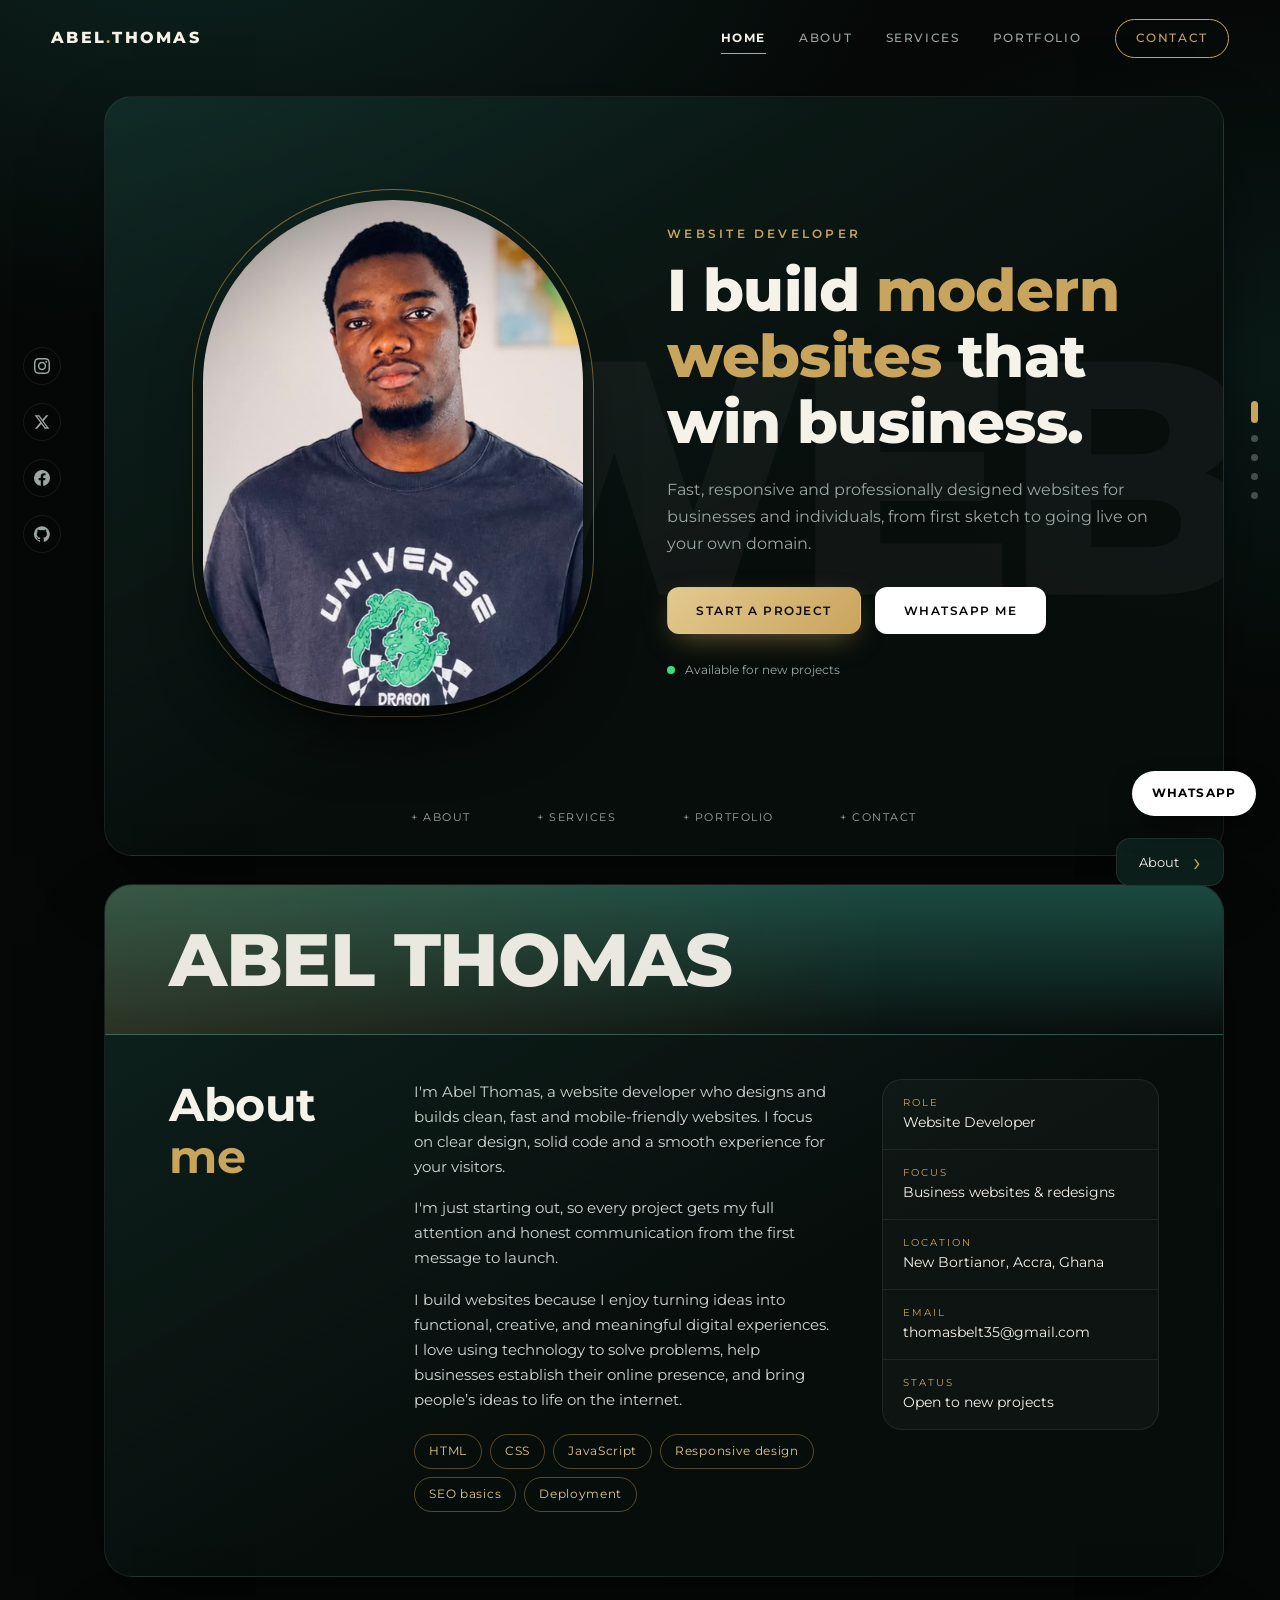
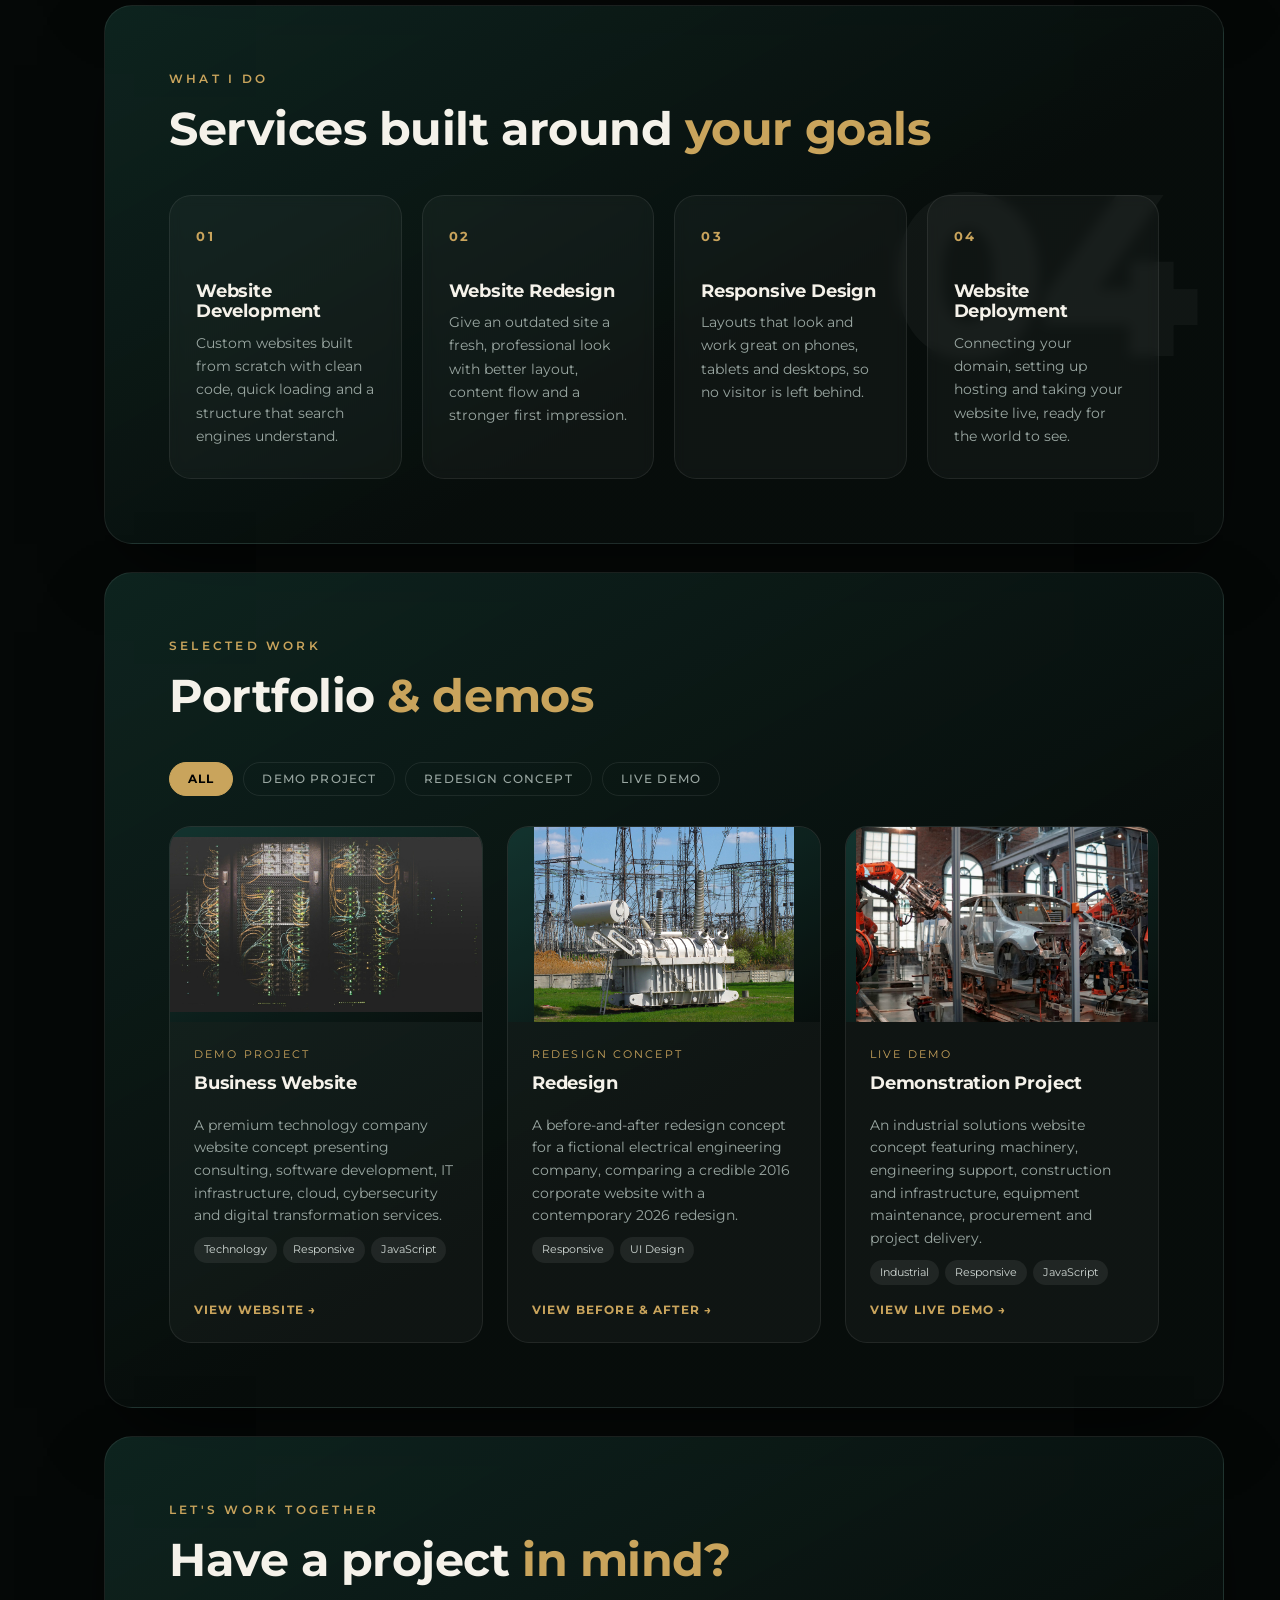
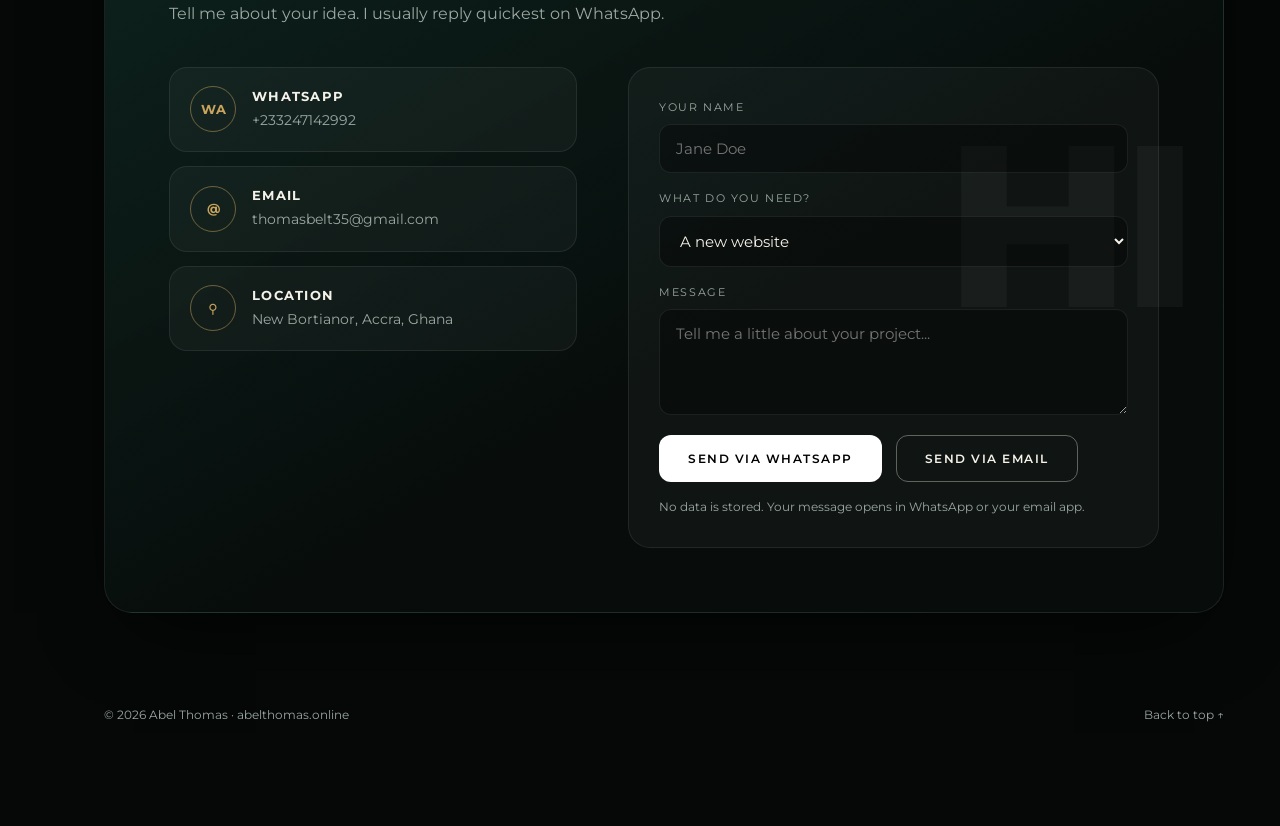
<file: index.html>
<!DOCTYPE html>
<html lang="en">
<head>
  <meta charset="utf-8">
  <meta name="viewport" content="width=device-width, initial-scale=1">
  <title>Abel Thomas | Website Developer</title>
  <meta name="description" content="Abel Thomas is a website developer building modern, fast and responsive websites for businesses. Website development, redesign, responsive design and deployment.">
  <meta name="author" content="Abel Thomas">
  <meta name="theme-color" content="#060908">
  <link rel="canonical" href="https://abelthomas.online/">

  <meta property="og:type" content="website">
  <meta property="og:title" content="Abel Thomas | Website Developer">
  <meta property="og:description" content="Modern, fast and responsive websites for businesses that want to stand out.">
  <meta property="og:url" content="https://abelthomas.online/">
  <meta property="og:image" content="https://abelthomas.online/assets/img/abel.jpg">
  <meta name="twitter:card" content="summary_large_image">

  <link rel="icon" href="assets/img/favicon.svg" type="image/svg+xml">
  <link rel="preconnect" href="https://fonts.googleapis.com">
  <link rel="preconnect" href="https://fonts.gstatic.com" crossorigin>
  <link rel="stylesheet" href="https://fonts.googleapis.com/css2?family=Montserrat:wght@400;500;600;700;800&display=swap">
  <link rel="stylesheet" href="assets/css/styles.css">

  <script type="application/ld+json">
  {
    "@context": "https://schema.org",
    "@type": "ProfessionalService",
    "name": "Abel Thomas - Website Developer",
    "url": "https://abelthomas.online/",
    "founder": { "@type": "Person", "name": "Abel Thomas", "jobTitle": "Website Developer" },
    "serviceType": ["Website development", "Website redesign", "Responsive design", "Website deployment"]
  }
  </script>
</head>
<body>
  <a class="skip" href="#home">Skip to content</a>

  <!-- ============ HEADER ============ -->
  <header class="header" id="header">
    <button class="burger" id="burger" aria-label="Open menu" aria-expanded="false" aria-controls="nav">
      <span></span><span></span><span></span>
    </button>
    <a href="#home" class="logo" aria-label="Abel Thomas home">ABEL<b>.</b>THOMAS</a>
    <nav class="nav" id="nav" aria-label="Main">
      <a href="#home" data-nav="home">Home</a>
      <a href="#about" data-nav="about">About</a>
      <a href="#services" data-nav="services">Services</a>
      <a href="#portfolio" data-nav="portfolio">Portfolio</a>
      <a href="#contact" data-nav="contact" class="nav-cta">Contact</a>
    </nav>
  </header>

  <!-- Social rail (icons appear only if links are set in data.js) -->
  <aside class="rail" id="rail" aria-label="Social links"></aside>

  <!-- Dot pagination -->
  <div class="dots" id="dots" aria-hidden="true"></div>

  <main>
    <!-- ============ HOME ============ -->
    <section class="panel hero" id="home" data-title="Home">
      <div class="ghost" aria-hidden="true">WEB</div>

      <div class="hero-visual reveal">
        <div class="photo-ring">
          <div class="photo">
            <img src="assets/img/abel.jpg" alt="Portrait of Abel Thomas, website developer" width="480" height="640" fetchpriority="high"
                 onerror="this.parentNode.classList.add('no-photo');this.remove()">
            <span class="monogram" aria-hidden="true">AT</span>
          </div>
        </div>
      </div>

      <div class="hero-copy">
        <p class="eyebrow reveal">Website Developer</p>
        <h1 class="reveal">I build <span class="gold">modern websites</span> that win business.</h1>
        <p class="lead reveal">Fast, responsive and professionally designed websites for businesses and individuals, from first sketch to going live on your own domain.</p>
        <div class="cta-row reveal">
          <a class="btn btn-gold" href="#contact">Start a project</a>
          <a class="btn btn-wa" data-whatsapp href="#contact" target="_blank" rel="noopener">WhatsApp me</a>
        </div>
        <p class="avail reveal"><i></i> Available for new projects</p>
      </div>

      <ul class="tabs" aria-label="Quick links">
        <li><a href="#about">+ About</a></li>
        <li><a href="#services">+ Services</a></li>
        <li><a href="#portfolio">+ Portfolio</a></li>
        <li><a href="#contact">+ Contact</a></li>
      </ul>
    </section>

    <!-- ============ ABOUT ============ -->
    <section class="panel about" id="about" data-title="About">
      <div class="banner" aria-hidden="true"><span>ABEL THOMAS</span></div>
      <div class="about-grid">
        <h2 class="reveal">About <em>me</em></h2>
        <div class="about-text reveal">
          <p>I'm Abel Thomas, a website developer who designs and builds clean, fast and mobile-friendly websites. I focus on clear design, solid code and a smooth experience for your visitors.</p>
          <p>I'm just starting out, so every project gets my full attention and honest communication from the first message to launch.</p>
          <p>I build websites because I enjoy turning ideas into functional, creative, and meaningful digital experiences. I love using technology to solve problems, help businesses establish their online presence, and bring people’s ideas to life on the internet.</p>
          <ul class="chips" aria-label="Skills">
            <li>HTML</li><li>CSS</li><li>JavaScript</li><li>Responsive design</li><li>SEO basics</li><li>Deployment</li>
          </ul>
        </div>
        <dl class="facts reveal">
          <div><dt>Role</dt><dd>Website Developer</dd></div>
          <div><dt>Focus</dt><dd>Business websites &amp; redesigns</dd></div>
          <div><dt>Location</dt><dd data-site="location">New Bortianor</dd></div>
          <div><dt>Email</dt><dd><a data-email href="thomasbelt35@gmail.com">thomasbelt35@gmail.com</a></dd></div>
          <div><dt>Status</dt><dd>Open to new projects</dd></div>
        </dl>
      </div>
    </section>

    <!-- ============ SERVICES ============ -->
    <section class="panel services" id="services" data-title="Services">
      <div class="ghost sm" aria-hidden="true">04</div>
      <header class="sec-head reveal">
        <p class="eyebrow">What I do</p>
        <h2>Services built around <em>your goals</em></h2>
      </header>
      <div class="cards">
        <article class="card reveal">
          <span class="num">01</span>
          <h3>Website Development</h3>
          <p>Custom websites built from scratch with clean code, quick loading and a structure that search engines understand.</p>
        </article>
        <article class="card reveal">
          <span class="num">02</span>
          <h3>Website Redesign</h3>
          <p>Give an outdated site a fresh, professional look with better layout, content flow and a stronger first impression.</p>
        </article>
        <article class="card reveal">
          <span class="num">03</span>
          <h3>Responsive Design</h3>
          <p>Layouts that look and work great on phones, tablets and desktops, so no visitor is left behind.</p>
        </article>
        <article class="card reveal">
          <span class="num">04</span>
          <h3>Website Deployment</h3>
          <p>Connecting your domain, setting up hosting and taking your website live, ready for the world to see.</p>
        </article>
      </div>
    </section>

    <!-- ============ PORTFOLIO ============ -->
    <section class="panel portfolio" id="portfolio" data-title="Portfolio">
      <header class="sec-head reveal">
        <p class="eyebrow">Selected work</p>
        <h2>Portfolio <em>&amp; demos</em></h2>
      </header>
      <div class="filters" id="filters" role="group" aria-label="Filter projects"></div>
      <div class="projects" id="projects"></div>
    </section>

    <!-- ============ CONTACT ============ -->
    <section class="panel contact" id="contact" data-title="Contact">
      <div class="ghost sm" aria-hidden="true">HI</div>
      <header class="sec-head reveal">
        <p class="eyebrow">Let's work together</p>
        <h2>Have a project <em>in mind?</em></h2>
        <p class="lead">Tell me about your idea. I usually reply quickest on WhatsApp.</p>
      </header>

      <div class="contact-grid">
        <div class="contact-links reveal">
          <a class="c-item" data-whatsapp href="#" target="_blank" rel="noopener">
            <span class="c-ico">WA</span><span><b>WhatsApp</b><small data-site="whatsapp-label">Chat with me</small></span>
          </a>
          <a class="c-item" data-email href="mailto:thomasbelt35@gmail.com">
            <span class="c-ico">@</span><span><b>Email</b><small data-email-text>thomasbelt35@gmail.com</small></span>
          </a>
          <div class="c-item static">
            <span class="c-ico">&#9906;</span><span><b>Location</b><small data-site="location">New Bortianor, Accra, Ghana</small></span>
          </div>
        </div>

        <div class="form reveal">
          <label>Your name
            <input id="f-name" type="text" autocomplete="name" placeholder="Jane Doe">
          </label>
          <label>What do you need?
            <select id="f-type">
              <option>A new website</option>
              <option>A website redesign</option>
              <option>Responsive fixes</option>
              <option>Deployment / going live</option>
              <option>Something else</option>
            </select>
          </label>
          <label>Message
            <textarea id="f-msg" rows="4" placeholder="Tell me a little about your project..."></textarea>
          </label>
          <div class="cta-row">
            <button class="btn btn-wa" id="send-wa" type="button">Send via WhatsApp</button>
            <button class="btn btn-ghost" id="send-mail" type="button">Send via Email</button>
          </div>
          <small class="note">No data is stored. Your message opens in WhatsApp or your email app.</small>
        </div>
      </div>
    </section>
  </main>

  <!-- Section prev/next bar (desktop) -->
  <div class="pager" id="pager" aria-hidden="false">
    <a href="#home" id="pg-prev"><span>&lsaquo;</span><em></em></a>
    <a href="#about" id="pg-next"><em></em><span>&rsaquo;</span></a>
  </div>

  <footer class="footer">
    <p>&copy; <span id="year"></span> Abel Thomas &middot; abelthomas.online</p>
    <a href="#home">Back to top &uarr;</a>
  </footer>

  <a class="fab" data-whatsapp href="#" target="_blank" rel="noopener" aria-label="Chat on WhatsApp">WhatsApp</a>

  <script src="assets/js/data.js"></script>
  <script src="assets/js/main.js" defer></script>
</body>
</html>
</file>
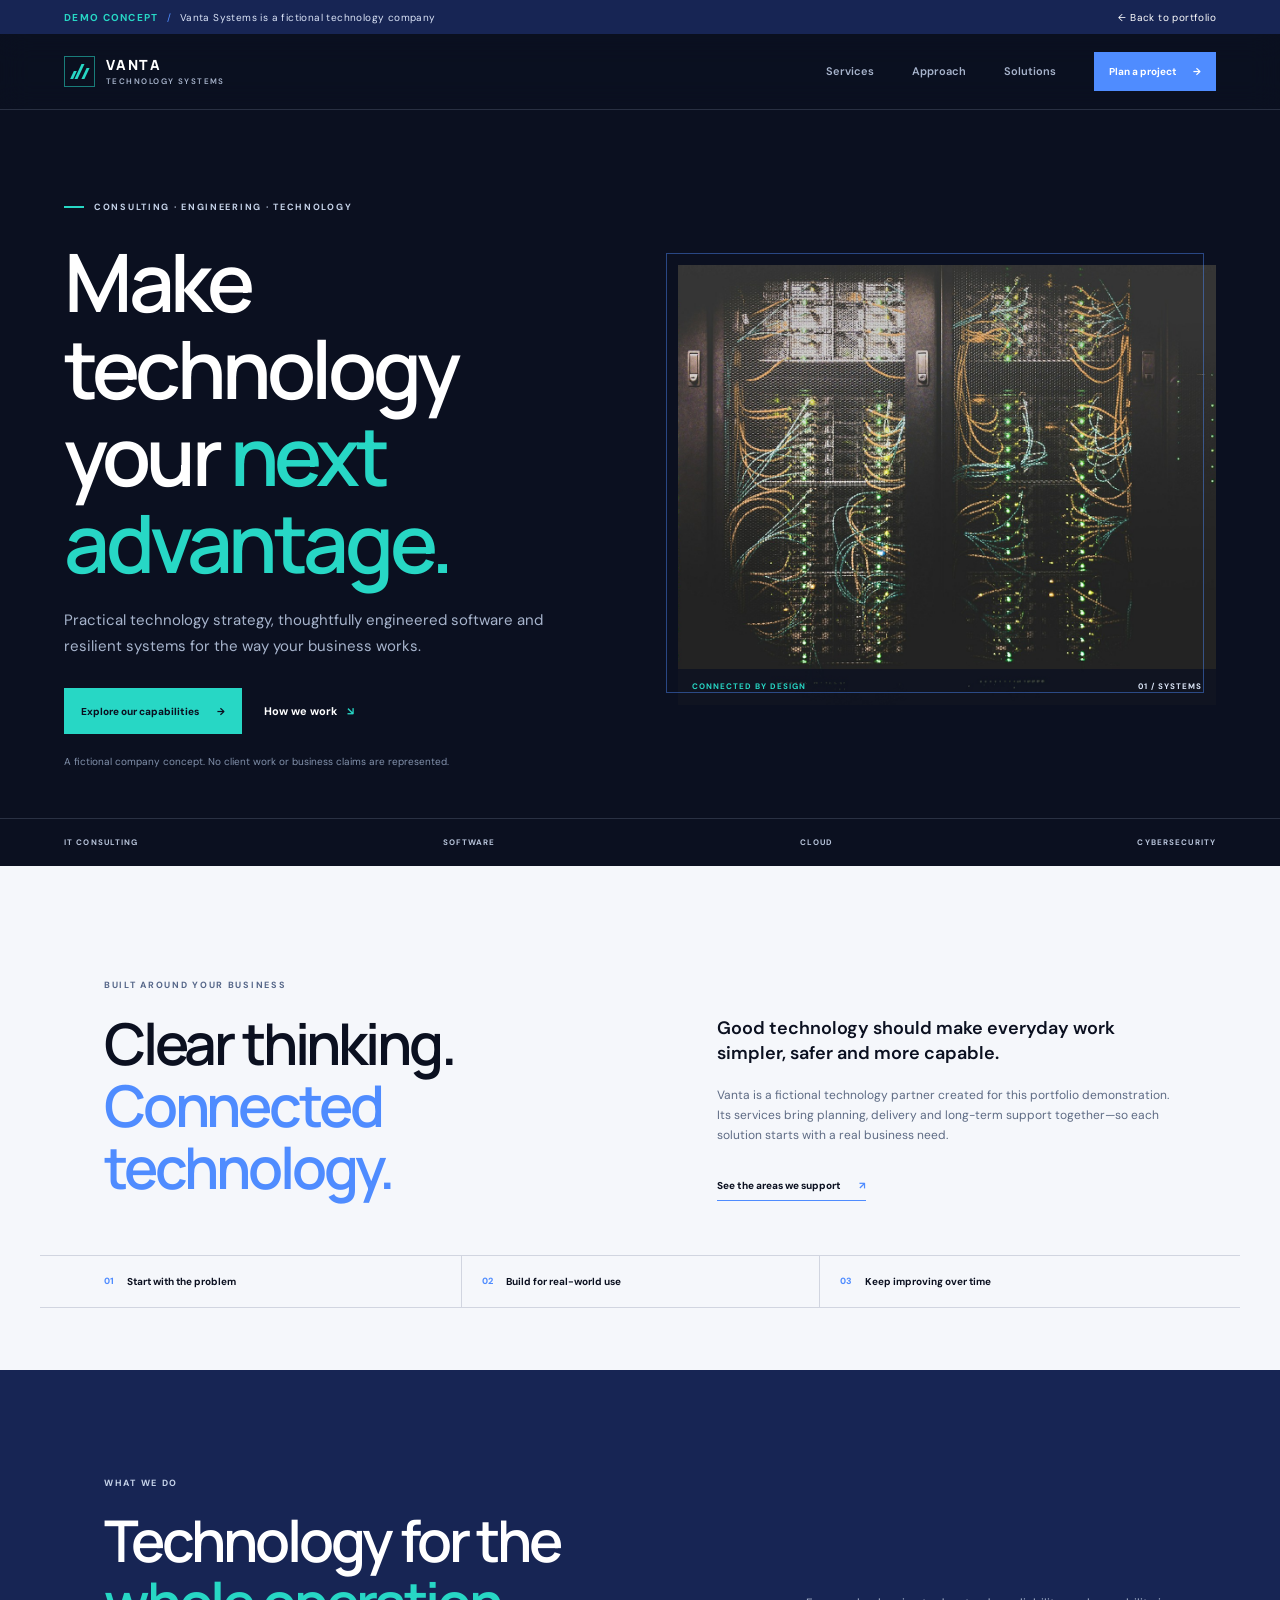
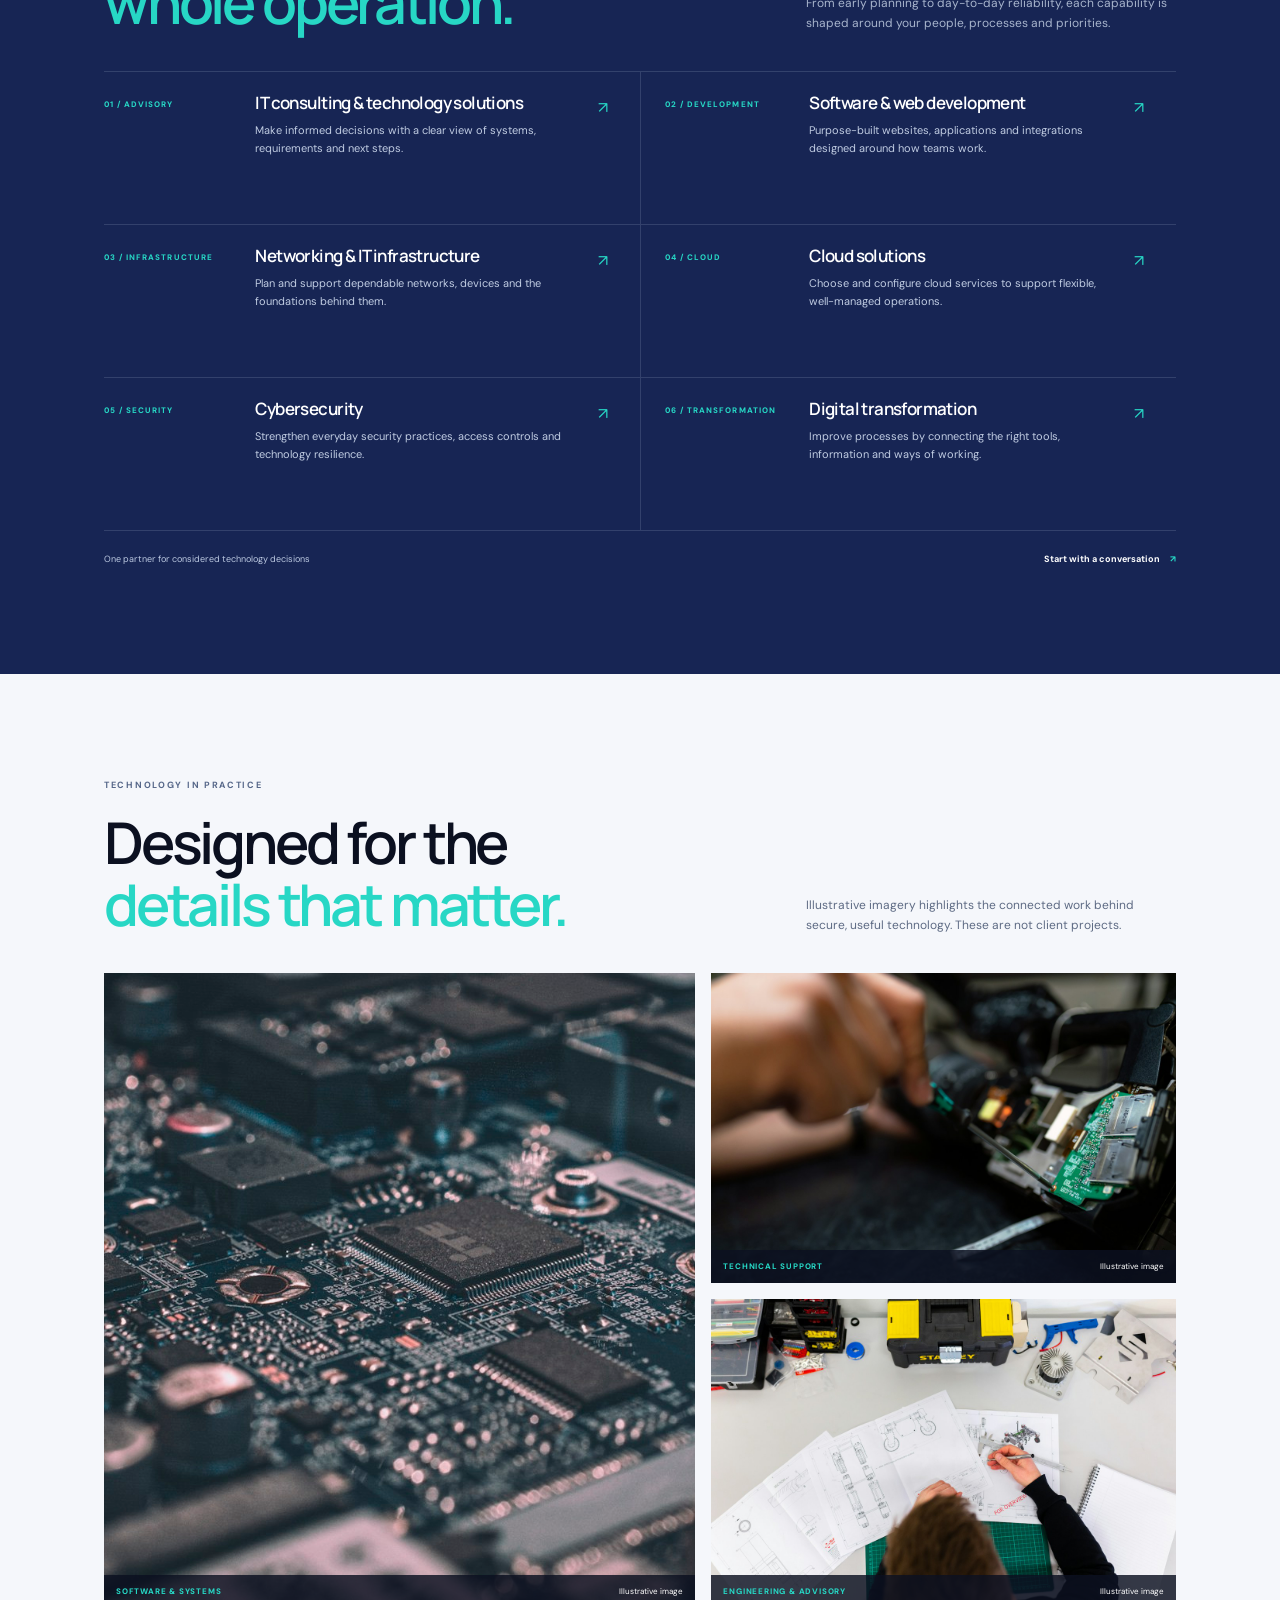
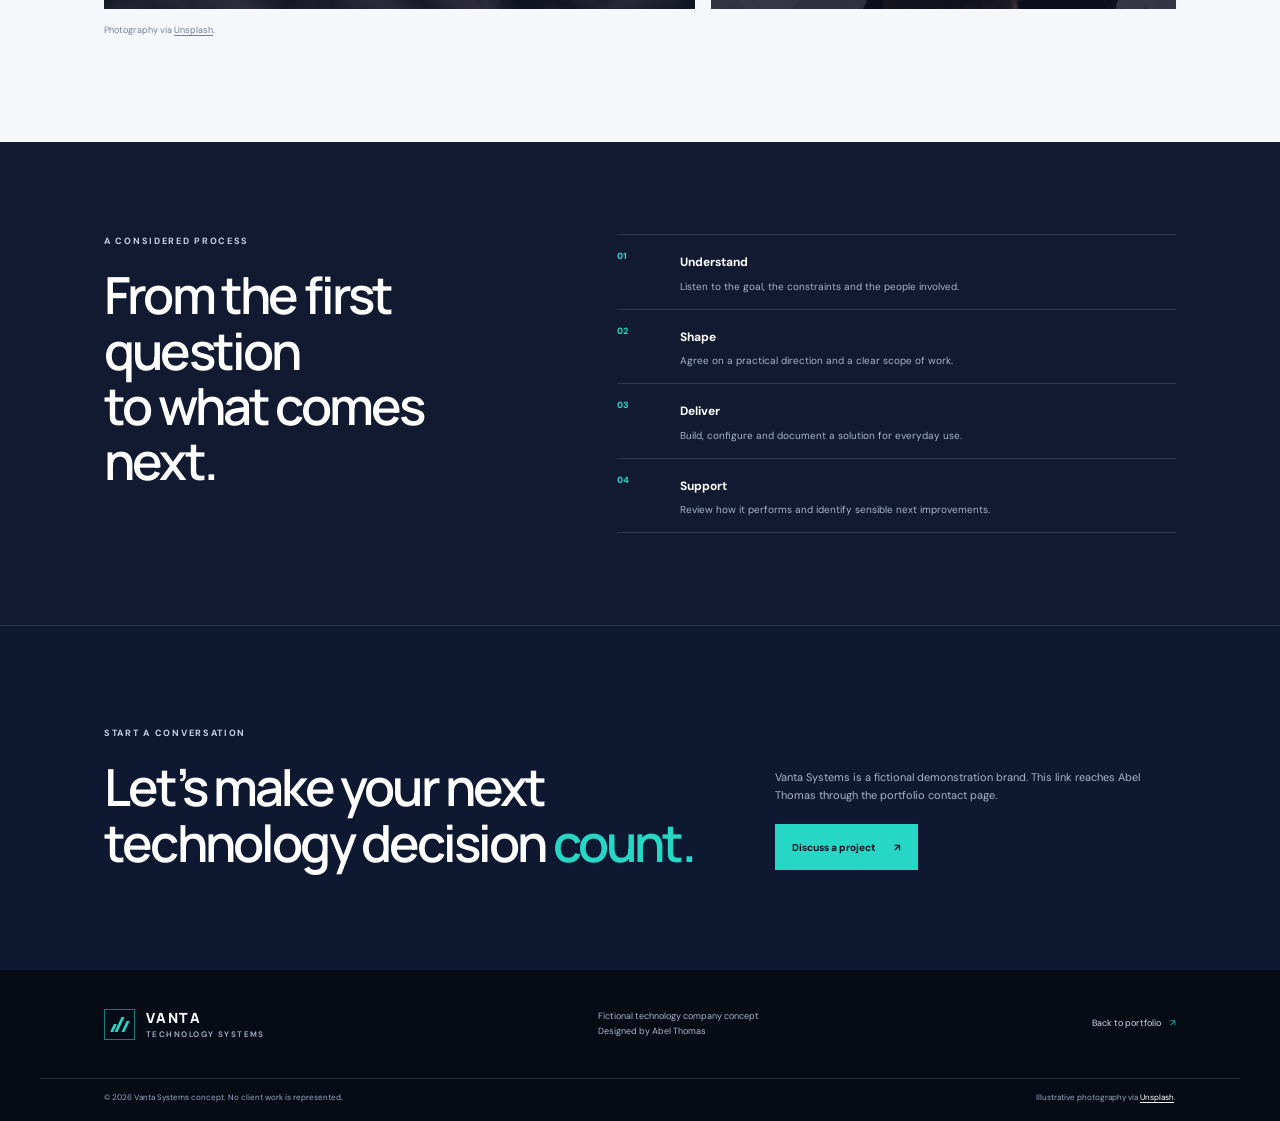
<file: portfolio/business-website/index.html>
<!DOCTYPE html>
<html lang="en">
<head>
  <meta charset="utf-8">
  <meta name="viewport" content="width=device-width, initial-scale=1">
  <meta name="theme-color" content="#0b1020">
  <meta name="description" content="A fictional technology company website concept by Abel Thomas, presenting IT consulting, development, infrastructure, cloud, cybersecurity and digital transformation services.">
  <title>Vanta Systems | Technology that moves business forward</title>
  <link rel="preconnect" href="https://fonts.googleapis.com">
  <link rel="preconnect" href="https://fonts.gstatic.com" crossorigin>
  <link href="https://fonts.googleapis.com/css2?family=DM+Sans:wght@400;500;600;700&family=Manrope:wght@400;500;600;700;800&display=swap" rel="stylesheet">
  <link rel="stylesheet" href="css/style.css">
</head>
<body>
  <div class="demo-bar">
    <span><b>DEMO CONCEPT</b> <i aria-hidden="true">/</i> Vanta Systems is a fictional technology company</span>
    <a href="../../index.html#portfolio">&larr; Back to portfolio</a>
  </div>

  <header class="site-header">
    <a class="brand" href="#home" aria-label="Vanta Systems home">
      <span class="brand-mark" aria-hidden="true"><i></i><i></i><i></i></span>
      <span>VANTA<small>TECHNOLOGY SYSTEMS</small></span>
    </a>
    <button class="menu-toggle" id="menu-toggle" type="button" aria-label="Open navigation" aria-expanded="false" aria-controls="main-nav">
      <span></span><span></span>
    </button>
    <nav class="main-nav" id="main-nav" aria-label="Main navigation">
      <a href="#services">Services</a>
      <a href="#approach">Approach</a>
      <a href="#solutions">Solutions</a>
      <a class="nav-cta" href="#contact">Plan a project <span aria-hidden="true">&rarr;</span></a>
    </nav>
  </header>

  <main>
    <section class="hero" id="home">
      <div class="hero-grid">
        <div class="hero-copy">
          <p class="eyebrow"><span></span> Consulting · Engineering · Technology</p>
          <h1>Make technology your <em>next advantage.</em></h1>
          <p class="hero-lead">Practical technology strategy, thoughtfully engineered software and resilient systems for the way your business works.</p>
          <div class="hero-actions">
            <a class="button button-cyan" href="#services">Explore our capabilities <span aria-hidden="true">&rarr;</span></a>
            <a class="text-link" href="#approach">How we work <span aria-hidden="true">↘</span></a>
          </div>
          <p class="concept-note">A fictional company concept. No client work or business claims are represented.</p>
        </div>
        <figure class="hero-image">
          <img src="img/hero-datacenter.jpg" alt="Rows of illuminated server racks in a modern data centre" width="1800" height="1200" fetchpriority="high">
          <figcaption><span>CONNECTED BY DESIGN</span><span>01 / SYSTEMS</span></figcaption>
        </figure>
      </div>
      <div class="hero-index" aria-label="Technology services">
        <span>IT CONSULTING</span><span>SOFTWARE</span><span>CLOUD</span><span>CYBERSECURITY</span>
      </div>
    </section>

    <section class="intro section-light" id="approach">
      <div class="section-wrap intro-grid">
        <div class="intro-title">
          <p class="eyebrow eyebrow-dark">Built around your business</p>
          <h2>Clear thinking.<br><em>Connected technology.</em></h2>
        </div>
        <div class="intro-copy">
          <p class="intro-lead">Good technology should make everyday work simpler, safer and more capable.</p>
          <p>Vanta is a fictional technology partner created for this portfolio demonstration. Its services bring planning, delivery and long-term support together—so each solution starts with a real business need.</p>
          <a class="arrow-link" href="#services">See the areas we support <span aria-hidden="true">↗</span></a>
        </div>
      </div>
      <div class="section-wrap principles" aria-label="Working principles">
        <div><span>01</span><b>Start with the problem</b></div>
        <div><span>02</span><b>Build for real-world use</b></div>
        <div><span>03</span><b>Keep improving over time</b></div>
      </div>
    </section>

    <section class="services section-dark" id="services">
      <div class="section-wrap">
        <div class="section-heading">
          <div><p class="eyebrow">What we do</p><h2>Technology for the<br><em>whole operation.</em></h2></div>
          <p>From early planning to day-to-day reliability, each capability is shaped around your people, processes and priorities.</p>
        </div>
        <div class="service-list">
          <article class="service-item">
            <span>01 / ADVISORY</span><div><h3>IT consulting &amp; technology solutions</h3><p>Make informed decisions with a clear view of systems, requirements and next steps.</p></div><a href="#contact" aria-label="Discuss IT consulting">↗</a>
          </article>
          <article class="service-item">
            <span>02 / DEVELOPMENT</span><div><h3>Software &amp; web development</h3><p>Purpose-built websites, applications and integrations designed around how teams work.</p></div><a href="#contact" aria-label="Discuss software and web development">↗</a>
          </article>
          <article class="service-item">
            <span>03 / INFRASTRUCTURE</span><div><h3>Networking &amp; IT infrastructure</h3><p>Plan and support dependable networks, devices and the foundations behind them.</p></div><a href="#contact" aria-label="Discuss networking and infrastructure">↗</a>
          </article>
          <article class="service-item">
            <span>04 / CLOUD</span><div><h3>Cloud solutions</h3><p>Choose and configure cloud services to support flexible, well-managed operations.</p></div><a href="#contact" aria-label="Discuss cloud solutions">↗</a>
          </article>
          <article class="service-item">
            <span>05 / SECURITY</span><div><h3>Cybersecurity</h3><p>Strengthen everyday security practices, access controls and technology resilience.</p></div><a href="#contact" aria-label="Discuss cybersecurity">↗</a>
          </article>
          <article class="service-item">
            <span>06 / TRANSFORMATION</span><div><h3>Digital transformation</h3><p>Improve processes by connecting the right tools, information and ways of working.</p></div><a href="#contact" aria-label="Discuss digital transformation">↗</a>
          </article>
        </div>
        <div class="service-foot"><span>One partner for considered technology decisions</span><a href="#contact">Start with a conversation <b aria-hidden="true">↗</b></a></div>
      </div>
    </section>

    <section class="solutions section-light" id="solutions">
      <div class="section-wrap">
        <div class="section-heading solutions-heading">
          <div><p class="eyebrow eyebrow-dark">Technology in practice</p><h2>Designed for the<br><em>details that matter.</em></h2></div>
          <p>Illustrative imagery highlights the connected work behind secure, useful technology. These are not client projects.</p>
        </div>
        <div class="visual-grid">
          <figure class="visual-main">
            <img src="img/circuit-board.jpg" alt="Close detail of an electronic circuit board and components" width="1200" height="800" loading="lazy">
            <figcaption><span>SOFTWARE &amp; SYSTEMS</span><span>Illustrative image</span></figcaption>
          </figure>
          <figure class="visual-card visual-support">
            <img src="img/it-support.jpg" alt="Technician working carefully with computer hardware" width="1200" height="800" loading="lazy">
            <figcaption><span>TECHNICAL SUPPORT</span><span>Illustrative image</span></figcaption>
          </figure>
          <figure class="visual-card visual-engineering">
            <img src="img/engineering-design.jpg" alt="Engineer reviewing a technical design on a computer" width="1200" height="800" loading="lazy">
            <figcaption><span>ENGINEERING &amp; ADVISORY</span><span>Illustrative image</span></figcaption>
          </figure>
        </div>
        <p class="photo-credit">Photography via <a href="https://unsplash.com/license" target="_blank" rel="noopener noreferrer">Unsplash</a>.</p>
      </div>
    </section>

    <section class="approach-band">
      <div class="section-wrap approach-inner">
        <div><p class="eyebrow">A considered process</p><h2>From the first question<br>to what comes next.</h2></div>
        <ol class="steps">
          <li><span>01</span><div><b>Understand</b><p>Listen to the goal, the constraints and the people involved.</p></div></li>
          <li><span>02</span><div><b>Shape</b><p>Agree on a practical direction and a clear scope of work.</p></div></li>
          <li><span>03</span><div><b>Deliver</b><p>Build, configure and document a solution for everyday use.</p></div></li>
          <li><span>04</span><div><b>Support</b><p>Review how it performs and identify sensible next improvements.</p></div></li>
        </ol>
      </div>
    </section>

    <section class="contact" id="contact">
      <div class="section-wrap contact-inner">
        <div>
          <p class="eyebrow">Start a conversation</p>
          <h2>Let’s make your next technology decision <em>count.</em></h2>
        </div>
        <div class="contact-action">
          <p>Vanta Systems is a fictional demonstration brand. This link reaches Abel Thomas through the portfolio contact page.</p>
          <a class="button button-cyan" href="../../index.html#contact">Discuss a project <span aria-hidden="true">↗</span></a>
        </div>
      </div>
    </section>
  </main>

  <footer class="footer">
    <div class="section-wrap footer-main">
      <a class="brand brand-footer" href="#home"><span class="brand-mark" aria-hidden="true"><i></i><i></i><i></i></span><span>VANTA<small>TECHNOLOGY SYSTEMS</small></span></a>
      <p>Fictional technology company concept<br>Designed by Abel Thomas</p>
      <a href="../../index.html#portfolio">Back to portfolio <span aria-hidden="true">↗</span></a>
    </div>
    <div class="section-wrap footer-bottom">
      <span>&copy; <span id="year"></span> Vanta Systems concept. No client work is represented.</span>
      <span>Illustrative photography via <a href="https://unsplash.com/license" target="_blank" rel="noopener noreferrer">Unsplash</a>.</span>
    </div>
  </footer>
  <script src="js/main.js" defer></script>
</body>
</html>
</file>
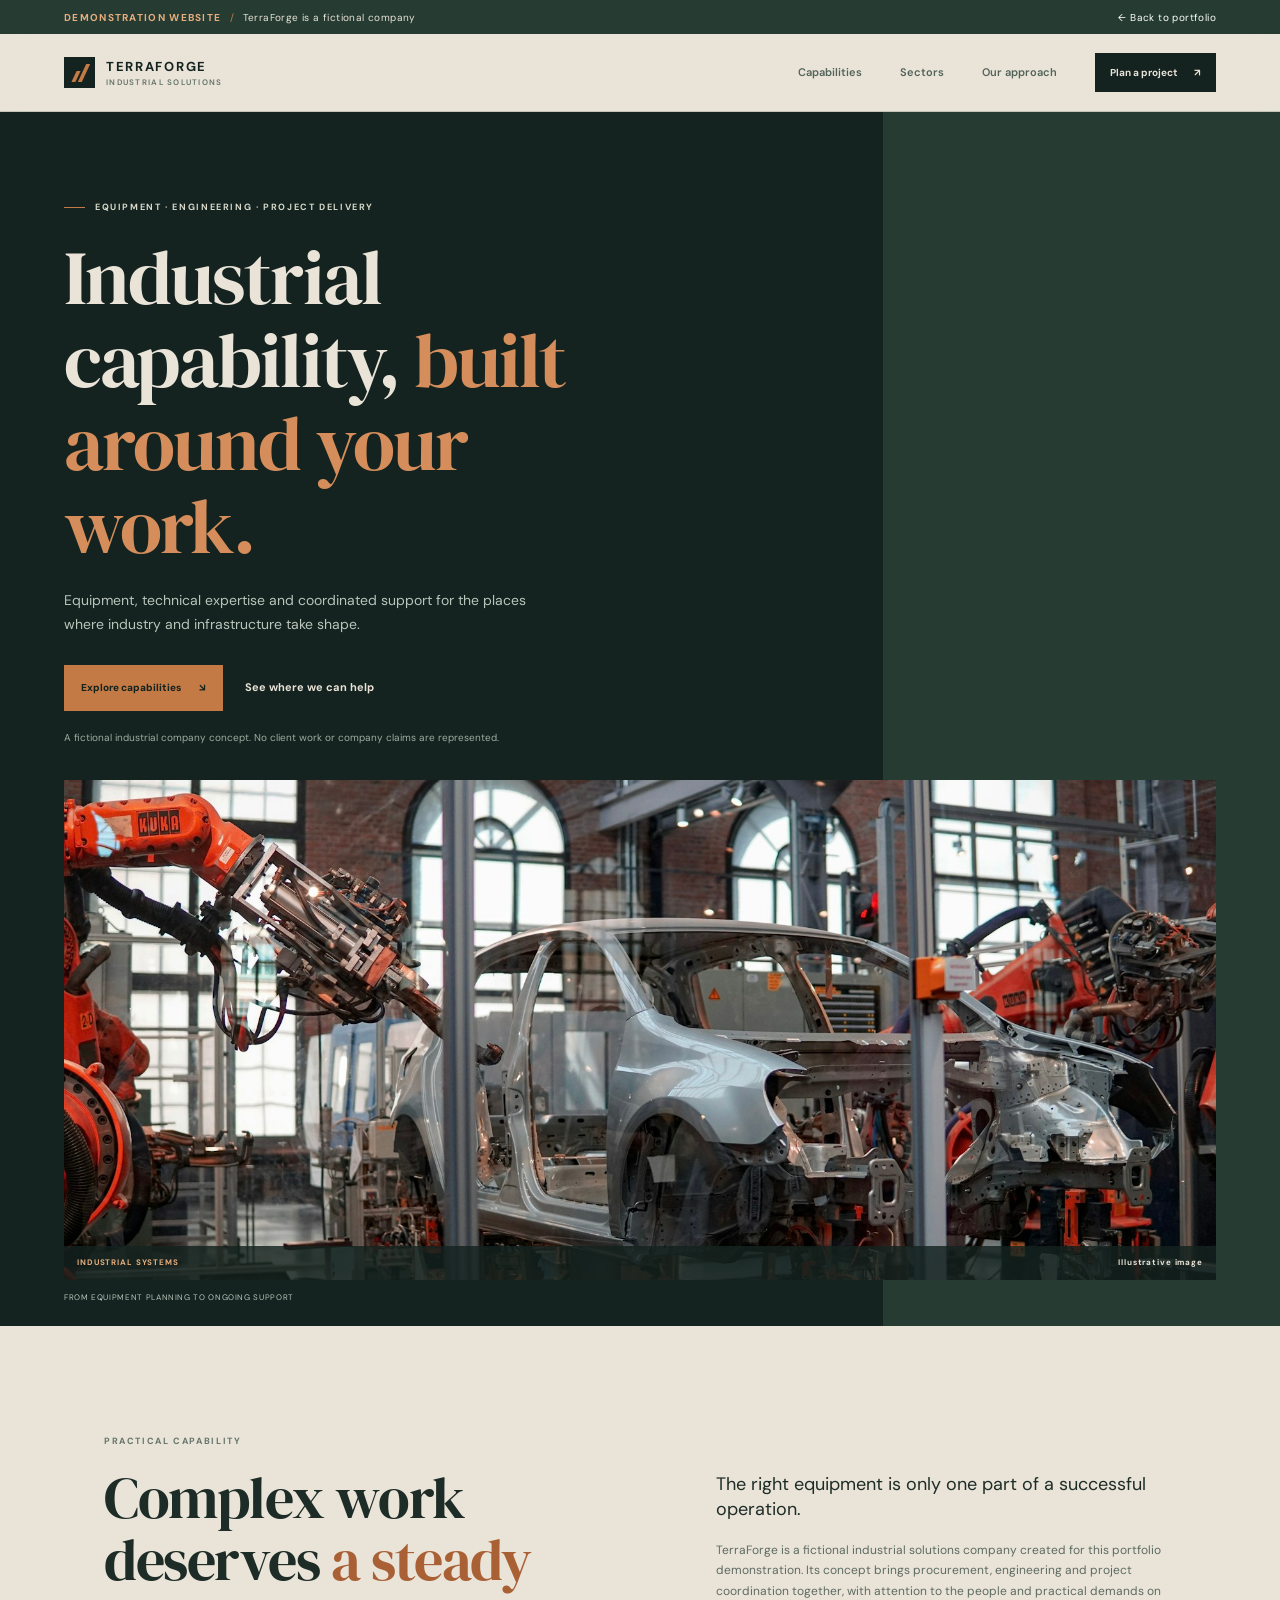
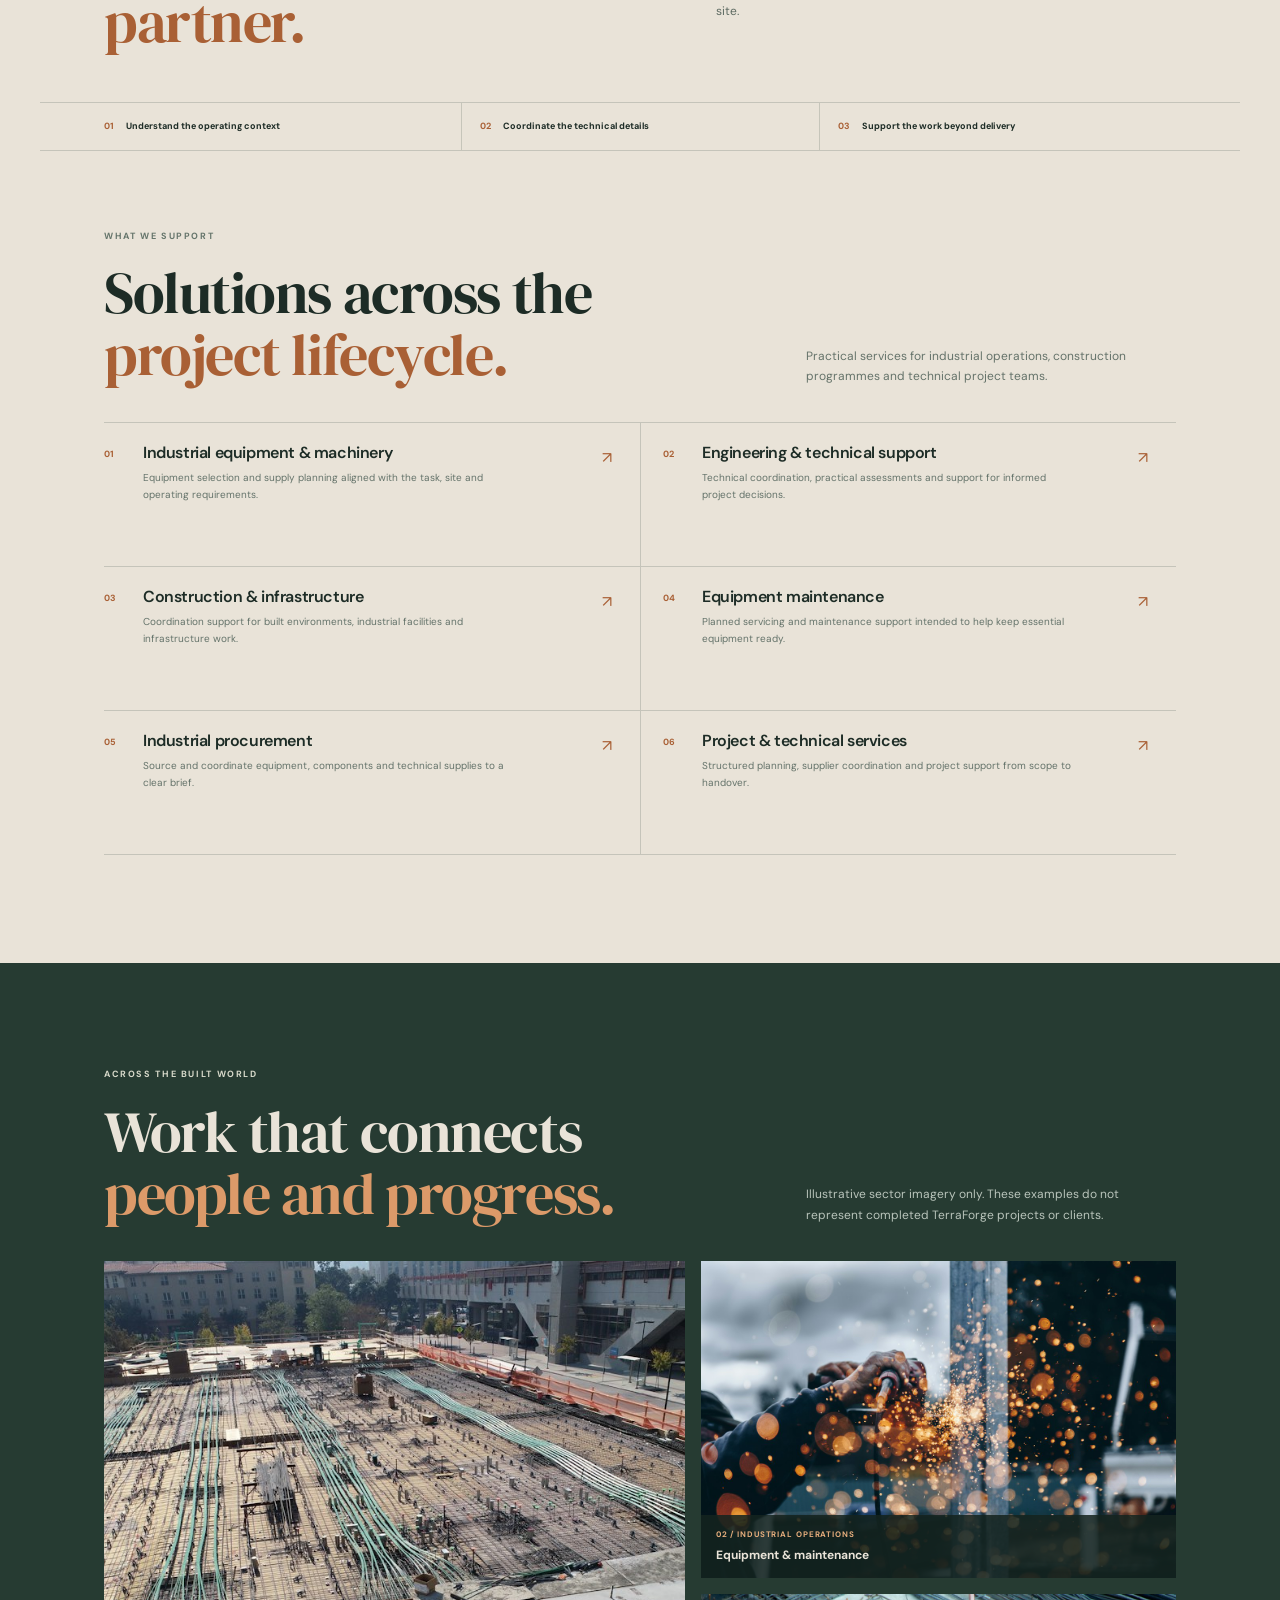
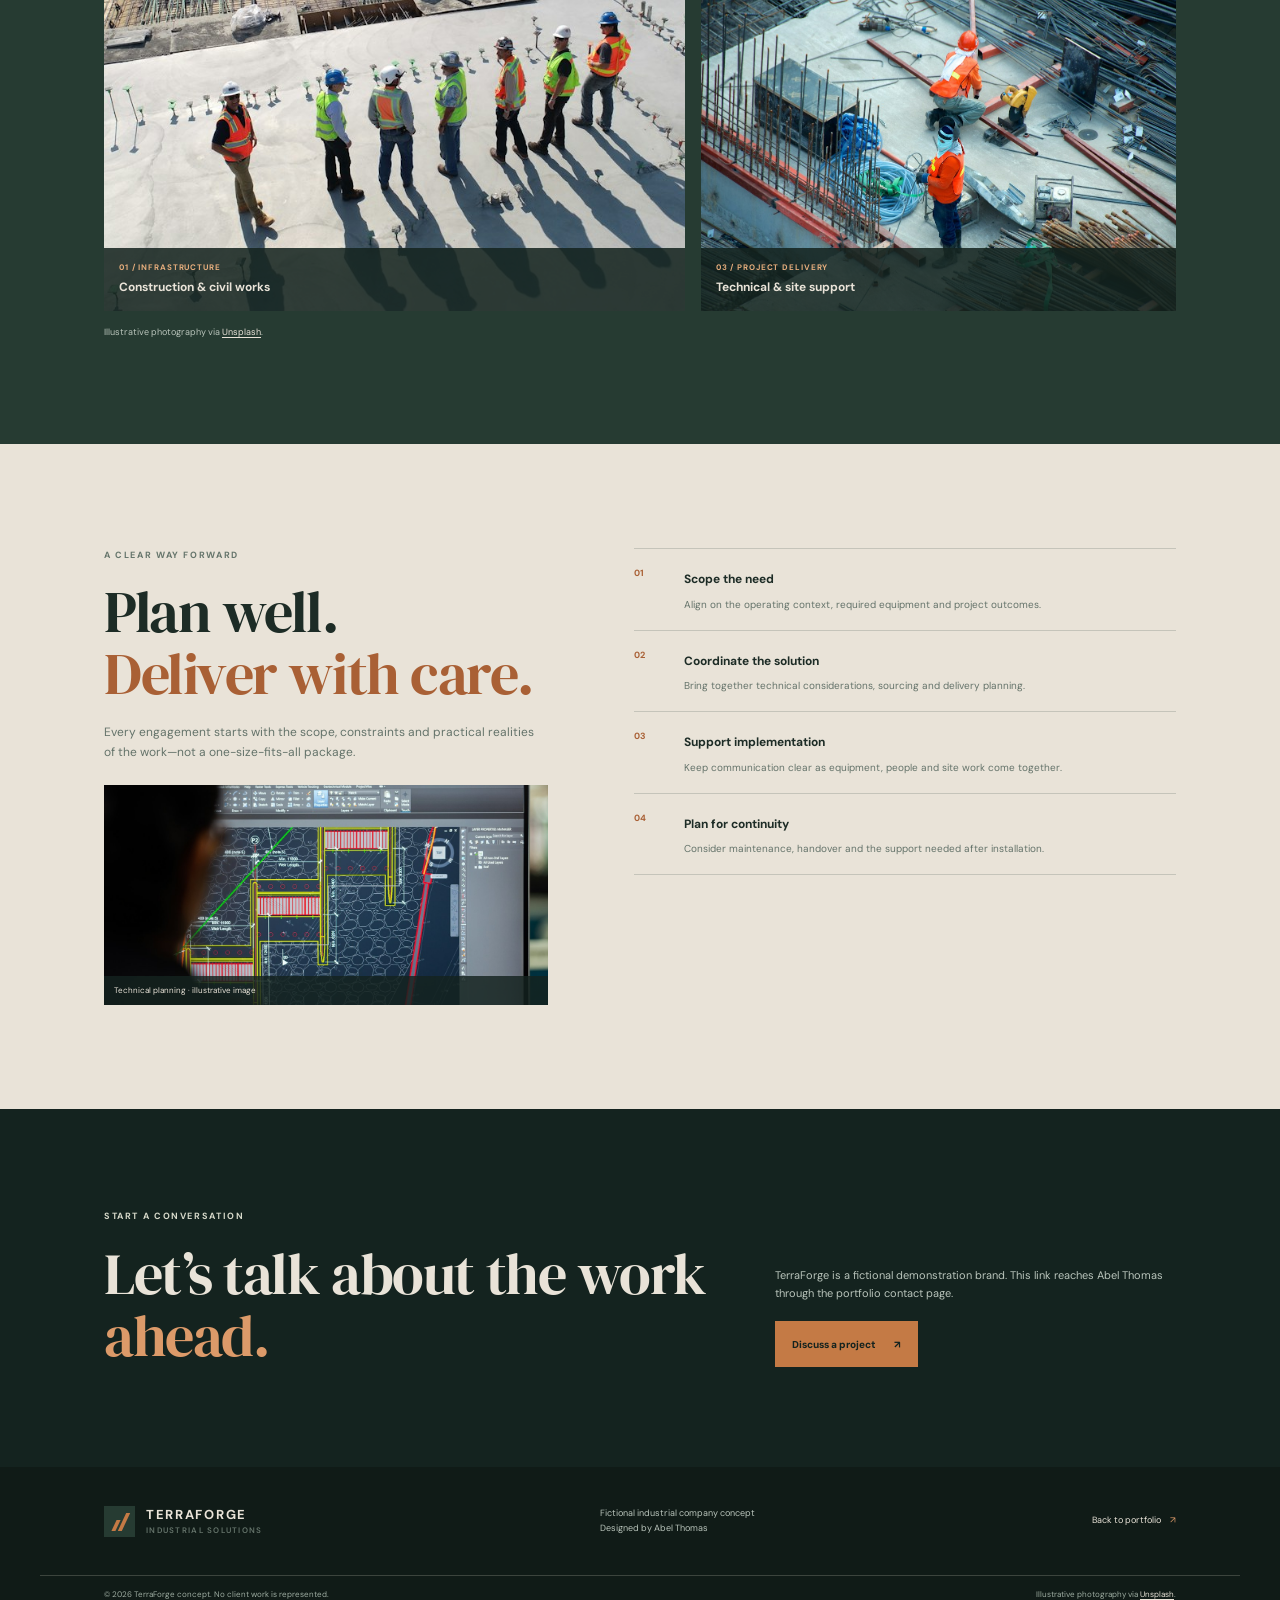
<file: portfolio/demo-project/index.html>
<!DOCTYPE html>
<html lang="en">
<head>
  <meta charset="utf-8">
  <meta name="viewport" content="width=device-width, initial-scale=1">
  <meta name="theme-color" content="#14231f">
  <meta name="description" content="A fictional industrial solutions company website concept by Abel Thomas, featuring equipment, engineering, infrastructure, maintenance and project services.">
  <title>TerraForge | Industrial solutions, thoughtfully delivered</title>
  <link rel="preconnect" href="https://fonts.googleapis.com">
  <link rel="preconnect" href="https://fonts.gstatic.com" crossorigin>
  <link href="https://fonts.googleapis.com/css2?family=DM+Sans:wght@400;500;600;700&family=DM+Serif+Display&display=swap" rel="stylesheet">
  <link rel="stylesheet" href="css/style.css">
</head>
<body>
  <div class="demo-strip">
    <span><b>DEMONSTRATION WEBSITE</b> <i aria-hidden="true">/</i> TerraForge is a fictional company</span>
    <a href="../../index.html#portfolio">&larr; Back to portfolio</a>
  </div>

  <header class="site-header">
    <a class="brand" href="#home" aria-label="TerraForge home">
      <span class="brand-mark" aria-hidden="true"><i></i><i></i></span>
      <span>TERRAFORGE<small>INDUSTRIAL SOLUTIONS</small></span>
    </a>
    <button class="menu-toggle" id="menu-toggle" type="button" aria-label="Open navigation" aria-expanded="false" aria-controls="main-nav">
      <span></span><span></span>
    </button>
    <nav class="main-nav" id="main-nav" aria-label="Main navigation">
      <a href="#capabilities">Capabilities</a>
      <a href="#sectors">Sectors</a>
      <a href="#approach">Our approach</a>
      <a class="nav-cta" href="#contact">Plan a project <span aria-hidden="true">↗</span></a>
    </nav>
  </header>

  <main>
    <section class="hero" id="home">
      <div class="hero-copy">
        <p class="eyebrow"><span></span> Equipment · Engineering · Project delivery</p>
        <h1>Industrial capability, <em>built around your work.</em></h1>
        <p class="hero-lead">Equipment, technical expertise and coordinated support for the places where industry and infrastructure take shape.</p>
        <div class="hero-actions">
          <a class="button button-copper" href="#capabilities">Explore capabilities <span aria-hidden="true">↘</span></a>
          <a class="text-link" href="#sectors">See where we can help</a>
        </div>
        <p class="concept-note">A fictional industrial company concept. No client work or company claims are represented.</p>
      </div>
      <figure class="hero-image">
        <img src="img/hero-automation.jpg" alt="Industrial robotic arms working on a vehicle assembly line" width="1800" height="1200" fetchpriority="high">
        <figcaption><span>INDUSTRIAL SYSTEMS</span><span>Illustrative image</span></figcaption>
      </figure>
      <div class="hero-footer"><span>From equipment planning to ongoing support</span><span>TerraForge / Demonstration concept</span></div>
    </section>

    <section class="intro section-paper">
      <div class="section-wrap intro-grid">
        <div>
          <p class="eyebrow eyebrow-dark">Practical capability</p>
          <h2>Complex work deserves <em>a steady partner.</em></h2>
        </div>
        <div class="intro-copy">
          <p class="intro-lead">The right equipment is only one part of a successful operation.</p>
          <p>TerraForge is a fictional industrial solutions company created for this portfolio demonstration. Its concept brings procurement, engineering and project coordination together, with attention to the people and practical demands on site.</p>
        </div>
      </div>
      <div class="section-wrap values">
        <div><span>01</span><b>Understand the operating context</b></div>
        <div><span>02</span><b>Coordinate the technical details</b></div>
        <div><span>03</span><b>Support the work beyond delivery</b></div>
      </div>
    </section>

    <section class="capabilities section-paper" id="capabilities">
      <div class="section-wrap">
        <div class="section-heading">
          <div><p class="eyebrow eyebrow-dark">What we support</p><h2>Solutions across the<br><em>project lifecycle.</em></h2></div>
          <p>Practical services for industrial operations, construction programmes and technical project teams.</p>
        </div>
        <div class="capability-list">
          <article><span>01</span><div><h3>Industrial equipment &amp; machinery</h3><p>Equipment selection and supply planning aligned with the task, site and operating requirements.</p></div><a href="#contact" aria-label="Discuss industrial equipment and machinery">↗</a></article>
          <article><span>02</span><div><h3>Engineering &amp; technical support</h3><p>Technical coordination, practical assessments and support for informed project decisions.</p></div><a href="#contact" aria-label="Discuss engineering and technical support">↗</a></article>
          <article><span>03</span><div><h3>Construction &amp; infrastructure</h3><p>Coordination support for built environments, industrial facilities and infrastructure work.</p></div><a href="#contact" aria-label="Discuss construction and infrastructure">↗</a></article>
          <article><span>04</span><div><h3>Equipment maintenance</h3><p>Planned servicing and maintenance support intended to help keep essential equipment ready.</p></div><a href="#contact" aria-label="Discuss equipment maintenance">↗</a></article>
          <article><span>05</span><div><h3>Industrial procurement</h3><p>Source and coordinate equipment, components and technical supplies to a clear brief.</p></div><a href="#contact" aria-label="Discuss industrial procurement">↗</a></article>
          <article><span>06</span><div><h3>Project &amp; technical services</h3><p>Structured planning, supplier coordination and project support from scope to handover.</p></div><a href="#contact" aria-label="Discuss project and technical services">↗</a></article>
        </div>
      </div>
    </section>

    <section class="sectors" id="sectors">
      <div class="section-wrap">
        <div class="section-heading">
          <div><p class="eyebrow">Across the built world</p><h2>Work that connects<br><em>people and progress.</em></h2></div>
          <p>Illustrative sector imagery only. These examples do not represent completed TerraForge projects or clients.</p>
        </div>
        <div class="sector-grid">
          <figure class="sector-feature">
            <img src="img/project-site.jpg" alt="Large construction site with a developing building and project teams" width="1200" height="800" loading="lazy">
            <figcaption><span>01 / INFRASTRUCTURE</span><b>Construction &amp; civil works</b></figcaption>
          </figure>
          <figure class="sector-card">
            <img src="img/metal-fabrication.jpg" alt="Metal fabrication work with a welder shaping steel" width="1200" height="800" loading="lazy">
            <figcaption><span>02 / INDUSTRIAL OPERATIONS</span><b>Equipment &amp; maintenance</b></figcaption>
          </figure>
          <figure class="sector-card">
            <img src="img/construction-team.jpg" alt="Construction professionals coordinating work at an active site" width="1200" height="800" loading="lazy">
            <figcaption><span>03 / PROJECT DELIVERY</span><b>Technical &amp; site support</b></figcaption>
          </figure>
        </div>
        <p class="photo-credit">Illustrative photography via <a href="https://unsplash.com/license" target="_blank" rel="noopener noreferrer">Unsplash</a>.</p>
      </div>
    </section>

    <section class="approach section-paper" id="approach">
      <div class="section-wrap approach-grid">
        <div class="approach-copy">
          <p class="eyebrow eyebrow-dark">A clear way forward</p>
          <h2>Plan well.<br><em>Deliver with care.</em></h2>
          <p>Every engagement starts with the scope, constraints and practical realities of the work—not a one-size-fits-all package.</p>
          <figure class="planning-image">
            <img src="img/technical-drawing.jpg" alt="Technical drawing being reviewed on a computer workstation" width="1200" height="800" loading="lazy">
            <figcaption>Technical planning · illustrative image</figcaption>
          </figure>
        </div>
        <ol class="process-list">
          <li><span>01</span><div><b>Scope the need</b><p>Align on the operating context, required equipment and project outcomes.</p></div></li>
          <li><span>02</span><div><b>Coordinate the solution</b><p>Bring together technical considerations, sourcing and delivery planning.</p></div></li>
          <li><span>03</span><div><b>Support implementation</b><p>Keep communication clear as equipment, people and site work come together.</p></div></li>
          <li><span>04</span><div><b>Plan for continuity</b><p>Consider maintenance, handover and the support needed after installation.</p></div></li>
        </ol>
      </div>
    </section>

    <section class="contact" id="contact">
      <div class="section-wrap contact-inner">
        <div>
          <p class="eyebrow">Start a conversation</p>
          <h2>Let’s talk about the work <em>ahead.</em></h2>
        </div>
        <div class="contact-action">
          <p>TerraForge is a fictional demonstration brand. This link reaches Abel Thomas through the portfolio contact page.</p>
          <a class="button button-copper" href="../../index.html#contact">Discuss a project <span aria-hidden="true">↗</span></a>
        </div>
      </div>
    </section>
  </main>

  <footer class="footer">
    <div class="section-wrap footer-main">
      <a class="brand brand-footer" href="#home"><span class="brand-mark" aria-hidden="true"><i></i><i></i></span><span>TERRAFORGE<small>INDUSTRIAL SOLUTIONS</small></span></a>
      <p>Fictional industrial company concept<br>Designed by Abel Thomas</p>
      <a href="../../index.html#portfolio">Back to portfolio <span aria-hidden="true">↗</span></a>
    </div>
    <div class="section-wrap footer-bottom">
      <span>&copy; <span id="year"></span> TerraForge concept. No client work is represented.</span>
      <span>Illustrative photography via <a href="https://unsplash.com/license" target="_blank" rel="noopener noreferrer">Unsplash</a>.</span>
    </div>
  </footer>
  <script src="js/main.js" defer></script>
</body>
</html>
</file>
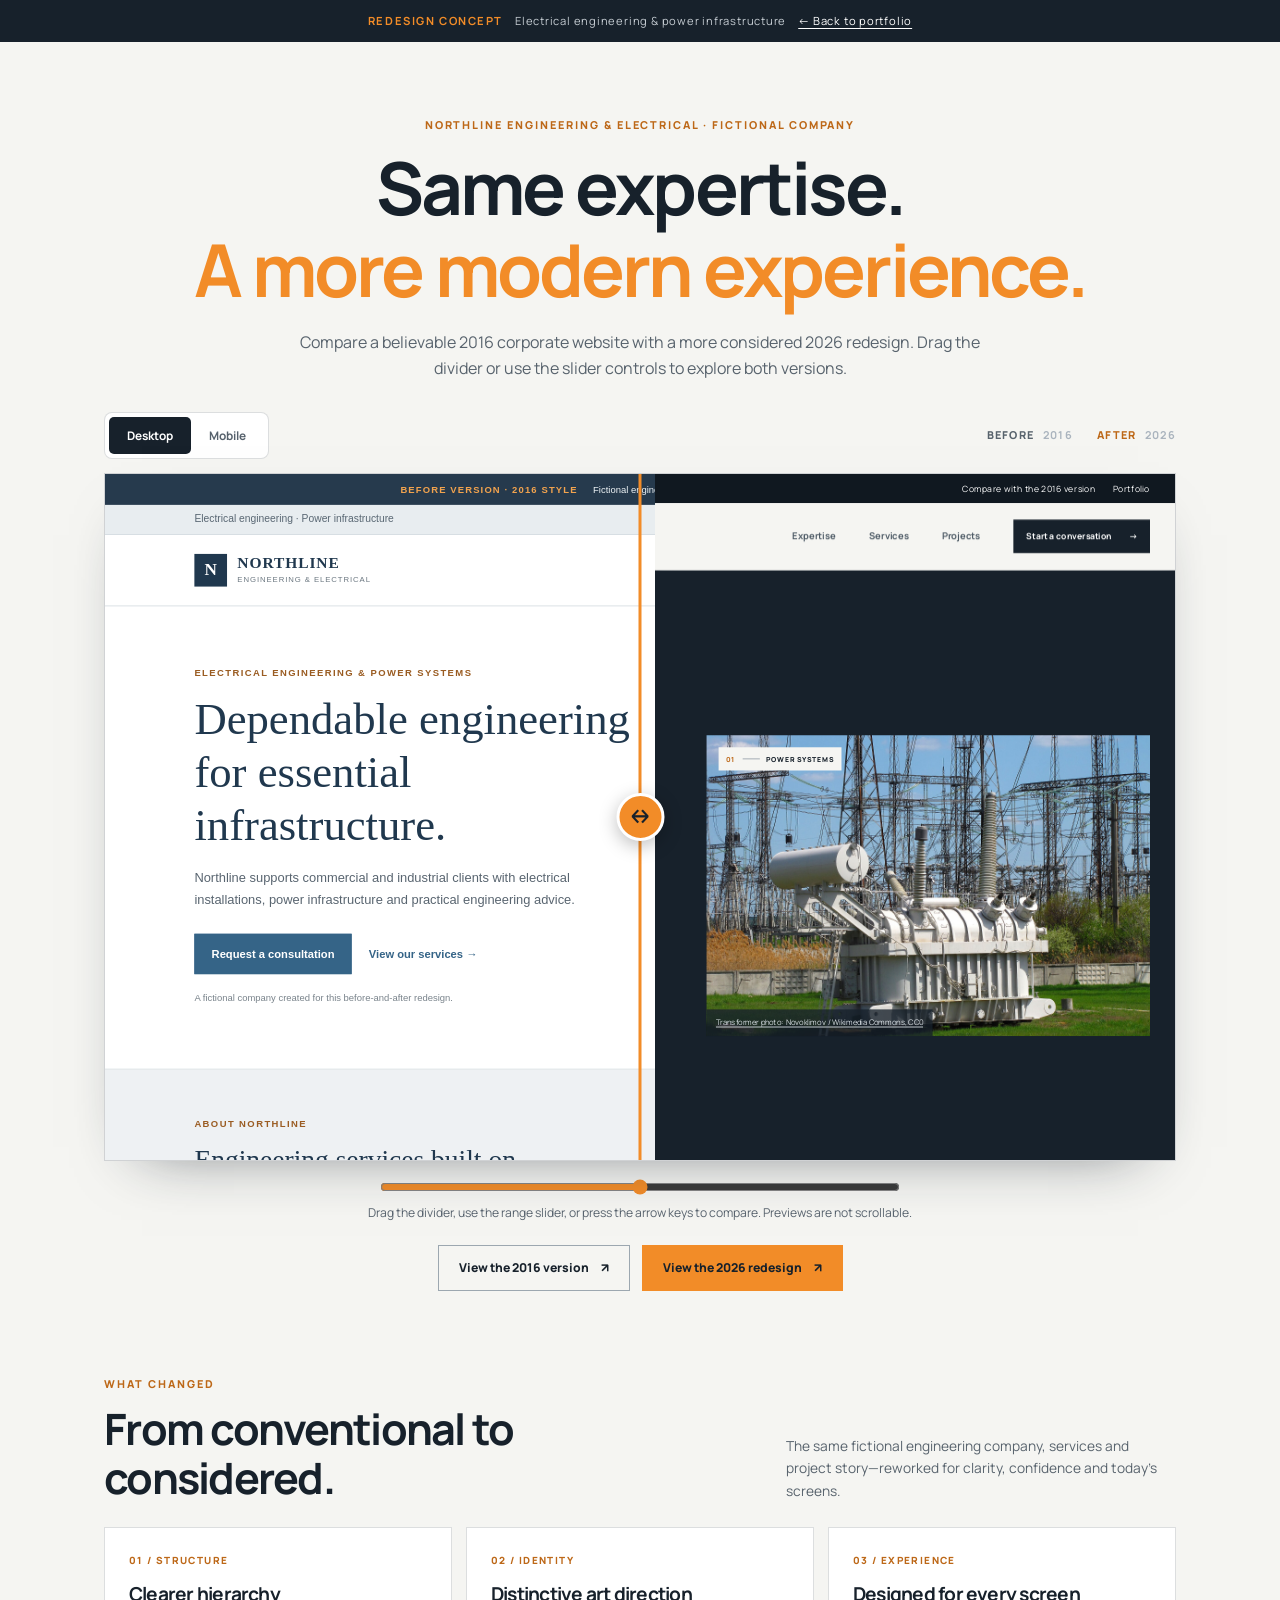
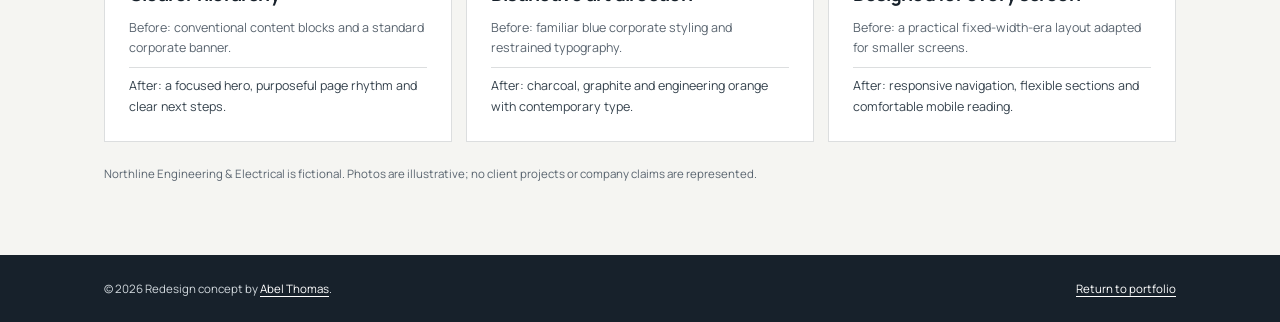
<file: portfolio/redesign/index.html>
<!DOCTYPE html>
<html lang="en">
<head>
  <meta charset="utf-8">
  <meta name="viewport" content="width=device-width, initial-scale=1">
  <title>Northline Engineering Website Redesign | Before &amp; After</title>
  <meta name="description" content="Compare a credible 2016 electrical engineering company website with a contemporary 2026 redesign concept by Abel Thomas.">
  <meta name="theme-color" content="#17212b">
  <link rel="icon" href="after/img/site-icon.svg" type="image/svg+xml">
  <link rel="preconnect" href="https://fonts.googleapis.com">
  <link rel="preconnect" href="https://fonts.gstatic.com" crossorigin>
  <link href="https://fonts.googleapis.com/css2?family=DM+Sans:wght@400;500;600;700&family=Manrope:wght@400;500;600;700;800&display=swap" rel="stylesheet">
  <link rel="stylesheet" href="css/style.css">
</head>
<body>
  <div class="bar"><b>REDESIGN CONCEPT</b><span>Electrical engineering &amp; power infrastructure</span><a href="../../index.html#portfolio">&larr; Back to portfolio</a></div>

  <header class="intro">
    <p class="tag">Northline Engineering &amp; Electrical · Fictional company</p>
    <h1>Same expertise.<br><em>A more modern experience.</em></h1>
    <p class="lead">Compare a believable 2016 corporate website with a more considered 2026 redesign. Drag the divider or use the slider controls to explore both versions.</p>
  </header>

  <main>
    <section class="cmp wrap" aria-label="Before and after website comparison">
      <div class="tools">
        <div class="seg" role="group" aria-label="Preview size">
          <button type="button" class="on" data-m="d" aria-pressed="true">Desktop</button>
          <button type="button" data-m="m" aria-pressed="false">Mobile</button>
        </div>
        <div class="labels"><span>BEFORE <b>2016</b></span><span>AFTER <b>2026</b></span></div>
      </div>

      <div class="stage" id="stage">
        <div class="scaler" id="scaler">
          <iframe src="before/index.html" title="Before: Northline engineering website, 2016 design" loading="lazy" tabindex="-1"></iframe>
          <iframe class="after" id="afterF" src="after/index.html" title="After: Northline engineering website, 2026 redesign" loading="lazy" tabindex="-1"></iframe>
        </div>
        <div class="handle" id="handle" aria-hidden="true"><span>&#8596;</span></div>
      </div>
      <label class="sr-only" for="range">Reveal more of the before or after website</label>
      <input type="range" id="range" min="0" max="100" value="50" aria-label="Before and after comparison slider">
      <p class="hint">Drag the divider, use the range slider, or press the arrow keys to compare. Previews are not scrollable.</p>

      <div class="open">
        <a class="btn line" href="before/index.html">View the 2016 version <span aria-hidden="true">↗</span></a>
        <a class="btn" href="after/index.html">View the 2026 redesign <span aria-hidden="true">↗</span></a>
      </div>
    </section>

    <section class="wrap changes">
      <p class="tag">What changed</p>
      <div class="changes-heading"><h2>From conventional to considered.</h2><p>The same fictional engineering company, services and project story—reworked for clarity, confidence and today’s screens.</p></div>
      <div class="grid">
        <article><span>01 / STRUCTURE</span><h3>Clearer hierarchy</h3><p>Before: conventional content blocks and a standard corporate banner.</p><p>After: a focused hero, purposeful page rhythm and clear next steps.</p></article>
        <article><span>02 / IDENTITY</span><h3>Distinctive art direction</h3><p>Before: familiar blue corporate styling and restrained typography.</p><p>After: charcoal, graphite and engineering orange with contemporary type.</p></article>
        <article><span>03 / EXPERIENCE</span><h3>Designed for every screen</h3><p>Before: a practical fixed-width-era layout adapted for smaller screens.</p><p>After: responsive navigation, flexible sections and comfortable mobile reading.</p></article>
      </div>
      <p class="disclaimer">Northline Engineering &amp; Electrical is fictional. Photos are illustrative; no client projects or company claims are represented.</p>
    </section>
  </main>

  <footer class="foot">
    <p>&copy; <span id="yr"></span> Redesign concept by <a href="../../index.html">Abel Thomas</a>.</p>
    <a href="../../index.html#portfolio">Return to portfolio</a>
  </footer>
  <script src="js/main.js" defer></script>
</body>
</html>
</file>
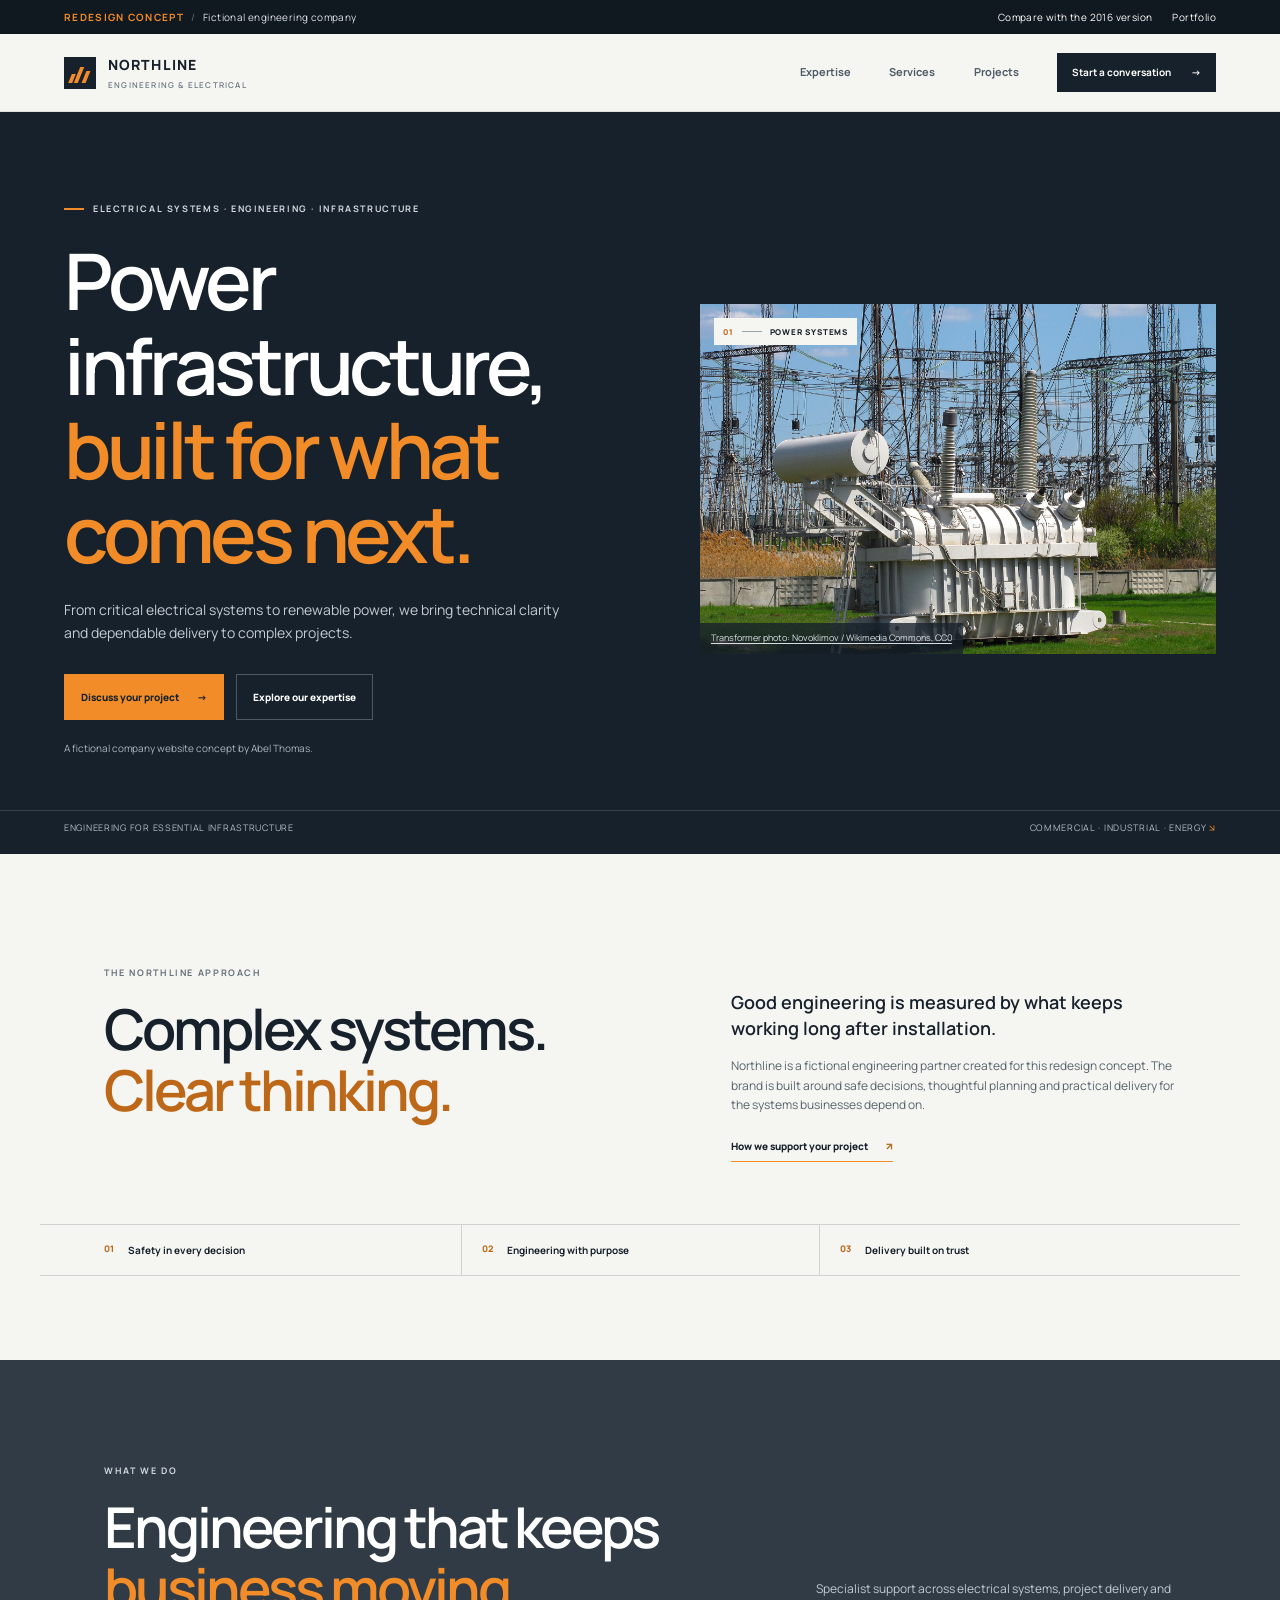
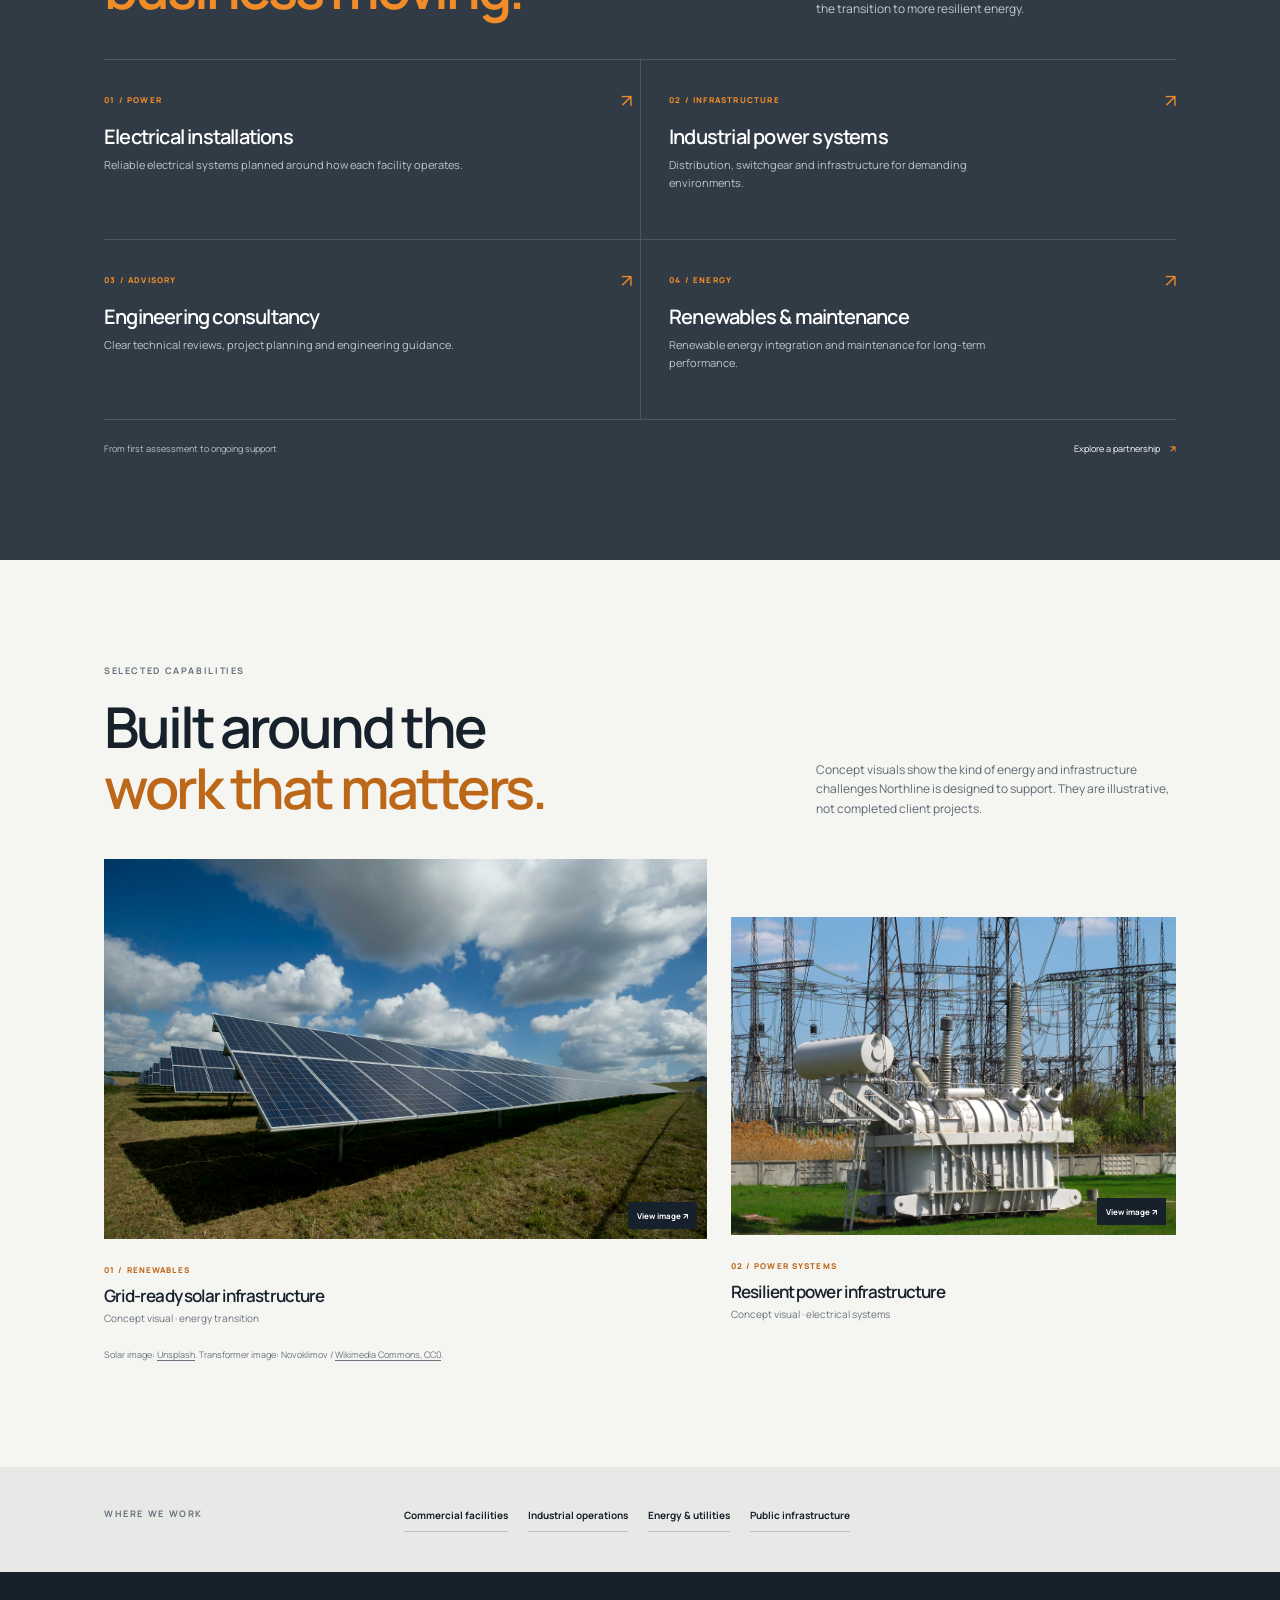
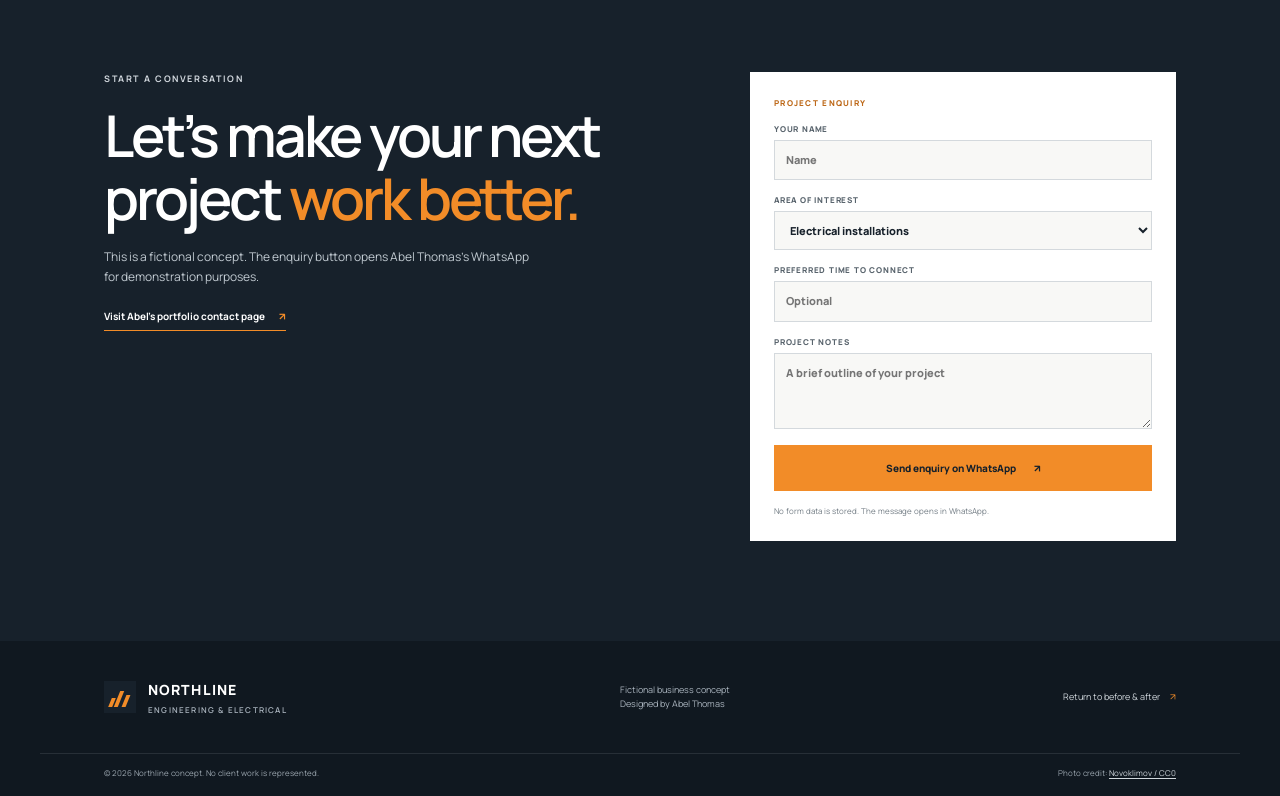
<file: portfolio/redesign/after/index.html>
<!DOCTYPE html>
<html lang="en">
<head>
  <meta charset="utf-8">
  <meta name="viewport" content="width=device-width, initial-scale=1">
  <title>Northline Engineering &amp; Electrical | Powering What Comes Next</title>
  <meta name="description" content="A contemporary website redesign concept for a fictional electrical engineering and power infrastructure company.">
  <meta name="theme-color" content="#17212b">
  <link rel="icon" href="img/site-icon.svg" type="image/svg+xml">
  <link rel="preconnect" href="https://fonts.googleapis.com">
  <link rel="preconnect" href="https://fonts.gstatic.com" crossorigin>
  <link href="https://fonts.googleapis.com/css2?family=DM+Sans:wght@400;500;600;700&family=Manrope:wght@400;500;600;700;800&display=swap" rel="stylesheet">
  <link rel="stylesheet" href="css/style.css">
</head>
<body>
  <div class="concept-bar">
    <span><b>REDESIGN CONCEPT</b> <i aria-hidden="true">/</i> Fictional engineering company</span>
    <span><a href="../index.html">Compare with the 2016 version</a><a href="../../../index.html#portfolio">Portfolio</a></span>
  </div>

  <header class="site-header" id="top">
    <a class="brand" href="#home" aria-label="Northline Engineering home">
      <span class="brand-mark" aria-hidden="true"><i></i><i></i><i></i></span>
      <span>NORTHLINE<small>ENGINEERING &amp; ELECTRICAL</small></span>
    </a>
    <button class="burger" id="burger" type="button" aria-label="Open menu" aria-expanded="false" aria-controls="menu"><span></span><span></span></button>
    <nav class="menu" id="menu" aria-label="Main navigation">
      <a href="#expertise">Expertise</a>
      <a href="#services">Services</a>
      <a href="#projects">Projects</a>
      <a class="menu-cta" href="#contact">Start a conversation <span aria-hidden="true">&rarr;</span></a>
    </nav>
  </header>

  <main>
    <section class="hero" id="home">
      <div class="hero-inner">
        <div class="hero-copy reveal">
          <p class="eyebrow"><span></span> Electrical systems · Engineering · Infrastructure</p>
          <h1>Power infrastructure, <em>built for what comes next.</em></h1>
          <p class="hero-lead">From critical electrical systems to renewable power, we bring technical clarity and dependable delivery to complex projects.</p>
          <div class="hero-actions">
            <a class="button button-orange" href="#contact">Discuss your project <span aria-hidden="true">&rarr;</span></a>
            <a class="button button-quiet" href="#services">Explore our expertise</a>
          </div>
          <p class="concept-note">A fictional company website concept by Abel Thomas.</p>
        </div>
        <figure class="hero-visual reveal">
          <img src="img/hero-transformer.jpg" alt="High-voltage transformer at an electrical substation" width="1400" height="1050" fetchpriority="high">
          <figcaption><a href="https://commons.wikimedia.org/wiki/File:High-voltage_transformer_750_kV_%D0%A2%D1%80%D0%B0%D0%BD%D1%81%D1%84%D0%BE%D1%80%D0%BC%D0%B0%D1%82%D0%BE%D1%80_750_%D0%BA%D0%92.jpg" target="_blank" rel="noopener">Transformer photo: Novoklimov / Wikimedia Commons, CC0</a></figcaption>
          <div class="image-index"><span>01</span><i></i><span>POWER SYSTEMS</span></div>
        </figure>
      </div>
      <div class="hero-foot"><span>Engineering for essential infrastructure</span><span>Commercial · Industrial · Energy <i aria-hidden="true">↘</i></span></div>
    </section>

    <section class="intro section-light" id="expertise">
      <div class="section-wrap intro-grid">
        <div class="intro-heading reveal">
          <p class="eyebrow eyebrow-dark">The Northline approach</p>
          <h2>Complex systems.<br><em>Clear thinking.</em></h2>
        </div>
        <div class="intro-copy reveal">
          <p class="intro-lead">Good engineering is measured by what keeps working long after installation.</p>
          <p>Northline is a fictional engineering partner created for this redesign concept. The brand is built around safe decisions, thoughtful planning and practical delivery for the systems businesses depend on.</p>
          <a class="arrow-link" href="#services">How we support your project <span aria-hidden="true">↗</span></a>
        </div>
      </div>
      <div class="section-wrap principles">
        <div class="reveal"><span>01</span><b>Safety in every decision</b></div>
        <div class="reveal"><span>02</span><b>Engineering with purpose</b></div>
        <div class="reveal"><span>03</span><b>Delivery built on trust</b></div>
      </div>
    </section>

    <section class="services section-dark" id="services">
      <div class="section-wrap">
        <div class="section-heading">
          <div><p class="eyebrow">What we do</p><h2>Engineering that keeps<br><em>business moving.</em></h2></div>
          <p>Specialist support across electrical systems, project delivery and the transition to more resilient energy.</p>
        </div>
        <div class="service-grid">
          <article class="reveal"><span>01 / POWER</span><h3>Electrical installations</h3><p>Reliable electrical systems planned around how each facility operates.</p><a href="#contact" aria-label="Enquire about electrical installations">↗</a></article>
          <article class="reveal"><span>02 / INFRASTRUCTURE</span><h3>Industrial power systems</h3><p>Distribution, switchgear and infrastructure for demanding environments.</p><a href="#contact" aria-label="Enquire about industrial power systems">↗</a></article>
          <article class="reveal"><span>03 / ADVISORY</span><h3>Engineering consultancy</h3><p>Clear technical reviews, project planning and engineering guidance.</p><a href="#contact" aria-label="Enquire about engineering consultancy">↗</a></article>
          <article class="reveal"><span>04 / ENERGY</span><h3>Renewables &amp; maintenance</h3><p>Renewable energy integration and maintenance for long-term performance.</p><a href="#contact" aria-label="Enquire about renewables and maintenance">↗</a></article>
        </div>
        <div class="service-foot"><span>From first assessment to ongoing support</span><a href="#contact">Explore a partnership <b aria-hidden="true">↗</b></a></div>
      </div>
    </section>

    <section class="projects section-light" id="projects">
      <div class="section-wrap">
        <div class="section-heading projects-heading">
          <div><p class="eyebrow eyebrow-dark">Selected capabilities</p><h2>Built around the<br><em>work that matters.</em></h2></div>
          <p>Concept visuals show the kind of energy and infrastructure challenges Northline is designed to support. They are illustrative, not completed client projects.</p>
        </div>
        <div class="project-grid">
          <article class="project project-wide reveal">
            <button class="project-image" type="button" data-full="img/solar-array.jpg" aria-label="View solar array concept image">
              <img src="img/solar-array.jpg" alt="Rows of solar panels in a utility-scale solar array" width="1600" height="1065" loading="lazy">
              <span class="image-open" aria-hidden="true">View image ↗</span>
            </button>
            <div class="project-caption"><span>01 / RENEWABLES</span><h3>Grid-ready solar infrastructure</h3><p>Concept visual · energy transition</p></div>
          </article>
          <article class="project project-detail reveal">
            <button class="project-image" type="button" data-full="img/hero-transformer.jpg" aria-label="View high-voltage transformer concept image">
              <img src="img/hero-transformer.jpg" alt="High-voltage transformer and substation equipment" width="1400" height="1050" loading="lazy">
              <span class="image-open" aria-hidden="true">View image ↗</span>
            </button>
            <div class="project-caption"><span>02 / POWER SYSTEMS</span><h3>Resilient power infrastructure</h3><p>Concept visual · electrical systems</p></div>
          </article>
        </div>
        <p class="photo-source">Solar image: <a href="https://images.unsplash.com/photo-1509391366360-2e959784a276" target="_blank" rel="noopener">Unsplash</a>. Transformer image: Novoklimov / <a href="https://commons.wikimedia.org/wiki/File:High-voltage_transformer_750_kV_%D0%A2%D1%80%D0%B0%D0%BD%D1%81%D1%84%D0%BE%D1%80%D0%BC%D0%B0%D1%82%D0%BE%D1%80_750_%D0%BA%D0%92.jpg" target="_blank" rel="noopener">Wikimedia Commons, CC0</a>.</p>
      </div>
    </section>

    <section class="industries">
      <div class="section-wrap industries-inner">
        <p class="eyebrow">Where we work</p>
        <div class="industry-list"><span>Commercial facilities</span><span>Industrial operations</span><span>Energy &amp; utilities</span><span>Public infrastructure</span></div>
      </div>
    </section>

    <section class="contact" id="contact">
      <div class="section-wrap contact-grid">
        <div class="contact-copy reveal">
          <p class="eyebrow">Start a conversation</p>
          <h2>Let’s make your next project <em>work better.</em></h2>
          <p>This is a fictional concept. The enquiry button opens Abel Thomas’s WhatsApp for demonstration purposes.</p>
          <a class="contact-link" href="../../../index.html#contact">Visit Abel’s portfolio contact page <span aria-hidden="true">↗</span></a>
        </div>
        <div class="form-panel reveal">
          <p class="form-kicker">PROJECT ENQUIRY</p>
          <label>Your name<input id="n" type="text" autocomplete="name" placeholder="Name"></label>
          <label>Area of interest<select id="s"><option>Electrical installations</option><option>Industrial power systems</option><option>Engineering consultancy</option><option>Renewables and maintenance</option><option>Other project</option></select></label>
          <label>Preferred time to connect<input id="d" type="text" placeholder="Optional"></label>
          <label>Project notes<textarea id="m" rows="3" placeholder="A brief outline of your project"></textarea></label>
          <button class="button button-orange" id="send" type="button">Send enquiry on WhatsApp <span aria-hidden="true">↗</span></button>
          <small>No form data is stored. The message opens in WhatsApp.</small>
        </div>
      </div>
    </section>
  </main>

  <footer class="footer">
    <div class="section-wrap footer-main">
      <a class="brand brand-footer" href="#home"><span class="brand-mark" aria-hidden="true"><i></i><i></i><i></i></span><span>NORTHLINE<small>ENGINEERING &amp; ELECTRICAL</small></span></a>
      <p>Fictional business concept<br>Designed by Abel Thomas</p>
      <a href="../index.html">Return to before &amp; after <span aria-hidden="true">↗</span></a>
    </div>
    <div class="section-wrap footer-bottom">
      <span>&copy; <span id="yr"></span> Northline concept. No client work is represented.</span>
      <span>Photo credit: <a href="https://commons.wikimedia.org/wiki/File:High-voltage_transformer_750_kV_%D0%A2%D1%80%D0%B0%D0%BD%D1%81%D1%84%D0%BE%D1%80%D0%BC%D0%B0%D1%82%D0%BE%D1%80_750_%D0%BA%D0%92.jpg" target="_blank" rel="noopener">Novoklimov / CC0</a></span>
    </div>
  </footer>

  <div class="lightbox" id="lb" hidden><button id="lbx" type="button" aria-label="Close image">&times;</button><img alt=""></div>
  <script src="js/main.js" defer></script>
</body>
</html>
</file>
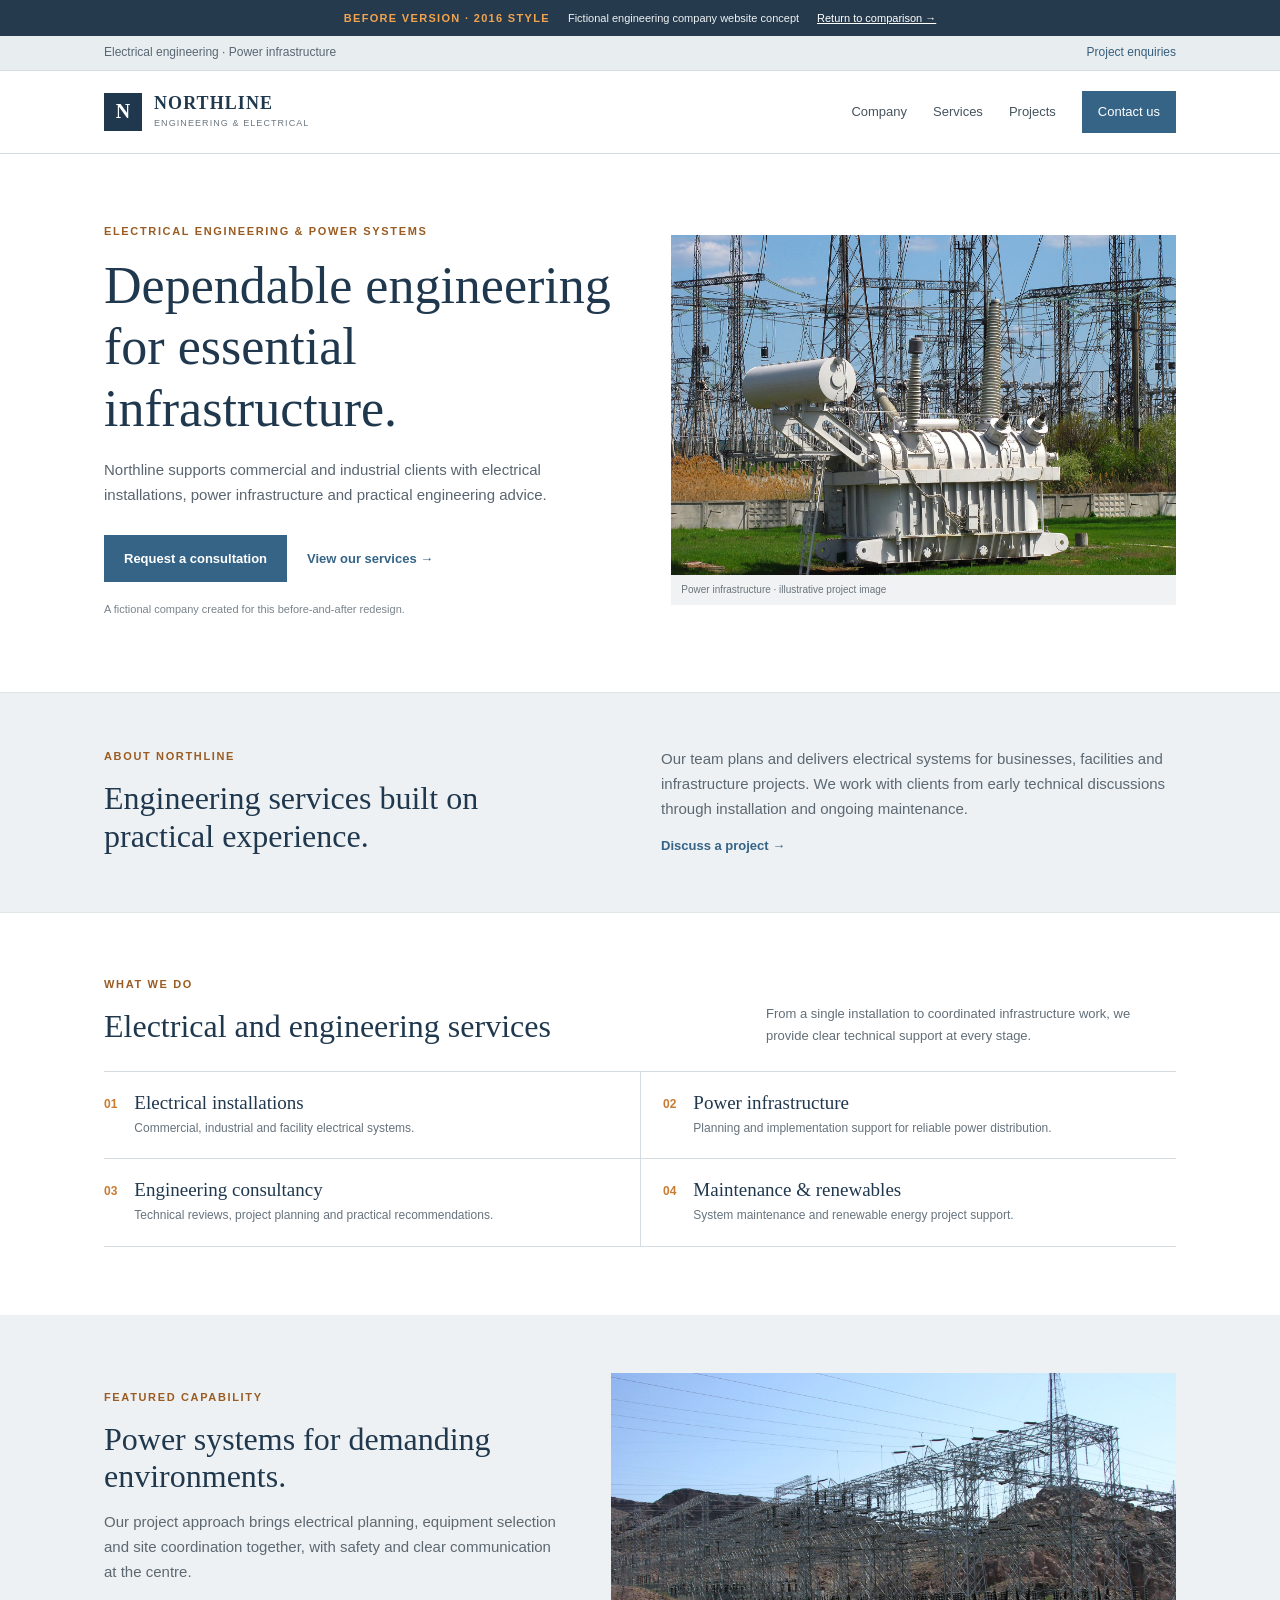
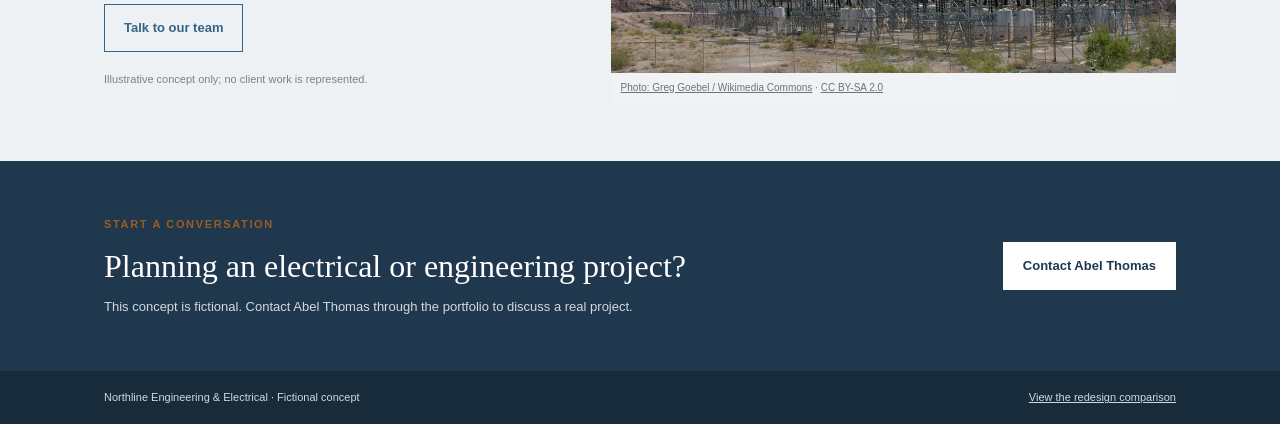
<file: portfolio/redesign/before/index.html>
<!DOCTYPE html>
<html lang="en">
<head>
  <meta charset="utf-8">
  <meta name="viewport" content="width=device-width, initial-scale=1">
  <title>Northline Engineering &amp; Electrical | 2016 Website Concept</title>
  <meta name="description" content="The 2016-style before version of a fictional electrical engineering company website redesign concept.">
  <link rel="stylesheet" href="css/style.css">
</head>
<body>
  <div class="era-note">
    <span>BEFORE VERSION · 2016 STYLE</span>
    <span>Fictional engineering company website concept</span>
    <a href="../index.html">Return to comparison &rarr;</a>
  </div>

  <div class="utility">
    <div class="container">
      <span>Electrical engineering · Power infrastructure</span>
      <a href="#contact">Project enquiries</a>
    </div>
  </div>

  <header class="site-header">
    <div class="container header-row">
      <a class="brand" href="#home" aria-label="Northline Engineering home">
        <span class="brand-mark">N</span>
        <span><strong>NORTHLINE</strong><small>ENGINEERING &amp; ELECTRICAL</small></span>
      </a>
      <nav aria-label="Main navigation">
        <a href="#about">Company</a>
        <a href="#services">Services</a>
        <a href="#projects">Projects</a>
        <a class="nav-cta" href="#contact">Contact us</a>
      </nav>
    </div>
  </header>

  <main>
    <section class="hero container" id="home">
      <div class="hero-copy">
        <p class="eyebrow">Electrical engineering &amp; power systems</p>
        <h1>Dependable engineering for essential infrastructure.</h1>
        <p>Northline supports commercial and industrial clients with electrical installations, power infrastructure and practical engineering advice.</p>
        <div class="actions">
          <a class="button" href="#contact">Request a consultation</a>
          <a class="text-link" href="#services">View our services &rarr;</a>
        </div>
        <small class="fictional-note">A fictional company created for this before-and-after redesign.</small>
      </div>
      <figure class="hero-photo">
        <img src="../after/img/hero-transformer.jpg" alt="High-voltage transformer and transmission equipment at an electrical substation" width="1400" height="1050" fetchpriority="high">
        <figcaption>Power infrastructure · illustrative project image</figcaption>
      </figure>
    </section>

    <section class="intro-section" id="about">
      <div class="container intro-grid">
        <div>
          <p class="eyebrow">About Northline</p>
          <h2>Engineering services built on practical experience.</h2>
        </div>
        <div>
          <p>Our team plans and delivers electrical systems for businesses, facilities and infrastructure projects. We work with clients from early technical discussions through installation and ongoing maintenance.</p>
          <a class="text-link" href="#contact">Discuss a project &rarr;</a>
        </div>
      </div>
    </section>

    <section class="services-section container" id="services">
      <div class="section-heading">
        <div>
          <p class="eyebrow">What we do</p>
          <h2>Electrical and engineering services</h2>
        </div>
        <p>From a single installation to coordinated infrastructure work, we provide clear technical support at every stage.</p>
      </div>
      <div class="service-list">
        <article><span>01</span><div><h3>Electrical installations</h3><p>Commercial, industrial and facility electrical systems.</p></div></article>
        <article><span>02</span><div><h3>Power infrastructure</h3><p>Planning and implementation support for reliable power distribution.</p></div></article>
        <article><span>03</span><div><h3>Engineering consultancy</h3><p>Technical reviews, project planning and practical recommendations.</p></div></article>
        <article><span>04</span><div><h3>Maintenance &amp; renewables</h3><p>System maintenance and renewable energy project support.</p></div></article>
      </div>
    </section>

    <section class="project-section" id="projects">
      <div class="container project-grid">
        <div class="project-copy">
          <p class="eyebrow">Featured capability</p>
          <h2>Power systems for demanding environments.</h2>
          <p>Our project approach brings electrical planning, equipment selection and site coordination together, with safety and clear communication at the centre.</p>
          <a class="button button-outline" href="#contact">Talk to our team</a>
          <small class="fictional-note">Illustrative concept only; no client work is represented.</small>
        </div>
        <figure class="project-photo">
          <img src="img/hoover-switchyard.jpg" alt="Wide view of high-voltage switchyard infrastructure" width="1400" height="744" loading="lazy">
          <figcaption><a href="https://commons.wikimedia.org/wiki/File:Hoover_dam_power_switchyard,_Nevada.jpg" target="_blank" rel="noopener">Photo: Greg Goebel / Wikimedia Commons</a> · <a href="https://creativecommons.org/licenses/by-sa/2.0/" target="_blank" rel="noopener">CC BY-SA 2.0</a></figcaption>
        </figure>
      </div>
    </section>

    <section class="contact-section" id="contact">
      <div class="container contact-row">
        <div>
          <p class="eyebrow">Start a conversation</p>
          <h2>Planning an electrical or engineering project?</h2>
          <p>This concept is fictional. Contact Abel Thomas through the portfolio to discuss a real project.</p>
        </div>
        <a class="button button-light" href="../../../index.html#contact">Contact Abel Thomas</a>
      </div>
    </section>
  </main>

  <footer class="footer">
    <div class="container footer-row">
      <span>Northline Engineering &amp; Electrical · Fictional concept</span>
      <a href="../index.html">View the redesign comparison</a>
    </div>
  </footer>
</body>
</html>
</file>
<file: assets/css/styles.css>
/* ============ TOKENS ============ */
:root{
  --bg:#050807;
  --bg2:#0b1512;
  --tint:#133a33;
  --text:#f5f2ea;
  --muted:#9aa7a2;
  --gold:#c9a45c;
  --gold-soft:#e3c98f;
  --line:rgba(255,255,255,.08);
  --radius:28px;
  --font:'Montserrat',system-ui,-apple-system,'Segoe UI',Roboto,Arial,sans-serif;
  --ease:cubic-bezier(.22,.8,.2,1);
  --rail:84px;
}
*{box-sizing:border-box;margin:0;padding:0}
html{scroll-behavior:smooth;scroll-padding-top:90px}
body{
  font-family:var(--font);color:var(--text);line-height:1.65;
  background:
    radial-gradient(1200px 700px at 15% -10%,rgba(19,58,51,.55),transparent 60%),
    radial-gradient(900px 600px at 100% 40%,rgba(19,58,51,.35),transparent 60%),
    var(--bg);
  background-attachment:fixed;
  -webkit-font-smoothing:antialiased;overflow-x:hidden;
}
img{max-width:100%;display:block}
a{color:inherit;text-decoration:none}
ul{list-style:none}
.skip{position:absolute;left:-999px;top:8px;background:var(--gold);color:#000;padding:8px 14px;border-radius:8px;z-index:200}
.skip:focus{left:8px}
:focus-visible{outline:2px solid var(--gold);outline-offset:3px;border-radius:6px}
.gold,em{color:var(--gold);font-style:normal}
.placeholder{color:var(--gold-soft);font-size:.85rem;border:1px dashed rgba(201,164,92,.5);border-radius:10px;padding:8px 12px}

/* ============ HEADER ============ */
.header{
  position:fixed;inset:0 0 auto 0;z-index:100;height:76px;
  display:flex;align-items:center;justify-content:space-between;
  padding:0 clamp(20px,4vw,56px);transition:background .35s,backdrop-filter .35s,height .35s;
}
.header.scrolled{background:rgba(5,8,7,.78);backdrop-filter:blur(14px);height:64px;border-bottom:1px solid var(--line)}
.logo{font-weight:800;letter-spacing:.14em;font-size:1rem}
.logo b{color:var(--gold)}
.nav{display:flex;align-items:center;gap:clamp(16px,2.6vw,38px)}
.nav a{font-size:.72rem;font-weight:500;letter-spacing:.14em;text-transform:uppercase;color:var(--muted);position:relative;padding:6px 0;transition:color .3s}
.nav a::after{content:"";position:absolute;left:0;bottom:0;height:1px;width:0;background:var(--gold);transition:width .35s var(--ease)}
.nav a:hover,.nav a.active{color:var(--text)}
.nav a.active{font-weight:700}
.nav a:hover::after,.nav a.active::after{width:100%}
.nav .nav-cta{border:1px solid var(--gold);color:var(--gold);padding:9px 20px;border-radius:999px}
.nav .nav-cta::after{display:none}
.nav .nav-cta:hover,.nav .nav-cta.active{background:var(--gold);color:#000}
.burger{display:none;background:none;border:0;width:32px;height:24px;position:relative;cursor:pointer;z-index:120}
.burger span{position:absolute;left:0;width:100%;height:2px;background:var(--text);transition:.35s var(--ease)}
.burger span:nth-child(1){top:2px}.burger span:nth-child(2){top:11px}.burger span:nth-child(3){top:20px}
.burger.open span:nth-child(1){top:11px;transform:rotate(45deg)}
.burger.open span:nth-child(2){opacity:0}
.burger.open span:nth-child(3){top:11px;transform:rotate(-45deg)}

/* ============ RAIL + DOTS ============ */
.rail{position:fixed;left:0;top:0;bottom:0;width:var(--rail);z-index:90;display:flex;flex-direction:column;align-items:center;justify-content:center;gap:18px}
.rail a{width:38px;height:38px;border-radius:50%;border:1px solid var(--line);display:grid;place-items:center;color:var(--muted);transition:.3s var(--ease)}
.rail a:hover{color:#000;background:var(--gold);border-color:var(--gold);transform:translateY(-3px)}
.rail svg{width:16px;height:16px;fill:currentColor}
.rail:empty{display:none}
.dots{position:fixed;right:22px;top:50%;transform:translateY(-50%);z-index:90;display:flex;flex-direction:column;gap:12px}
.dots button{width:7px;height:7px;border-radius:50%;border:0;background:rgba(255,255,255,.25);cursor:pointer;transition:.3s var(--ease);padding:0}
.dots button.active{background:var(--gold);height:22px;border-radius:6px}

/* ============ PANELS ============ */
main{padding:96px 56px 40px calc(var(--rail) + 20px)}
.panel{
  position:relative;overflow:hidden;margin-bottom:28px;
  border-radius:var(--radius);border:1px solid var(--line);
  padding:clamp(36px,5vw,72px);
  background:linear-gradient(150deg,rgba(24,64,56,.5),rgba(8,14,12,.92) 60%);
  box-shadow:0 30px 80px -30px rgba(0,0,0,.8);
}
.ghost{
  position:absolute;right:-2%;top:50%;transform:translateY(-50%);
  font-weight:800;font-size:clamp(9rem,26vw,24rem);line-height:1;letter-spacing:-.04em;
  color:rgba(255,255,255,.04);pointer-events:none;user-select:none;
}
.ghost.sm{font-size:clamp(8rem,18vw,17rem);right:3%}
.eyebrow{font-size:.72rem;font-weight:600;letter-spacing:.28em;text-transform:uppercase;color:var(--gold);margin-bottom:14px}
h1,h2,h3{line-height:1.12;letter-spacing:-.01em}
h1{font-size:clamp(2.1rem,4.6vw,3.9rem);font-weight:800;margin-bottom:20px}
h2{font-size:clamp(1.8rem,3.6vw,3rem);font-weight:700}
h3{font-size:1.15rem;font-weight:700;margin-bottom:10px}
.lead{color:var(--muted);font-size:1.02rem;max-width:520px}
.sec-head{position:relative;z-index:2;margin-bottom:40px}
.sec-head .lead{margin-top:14px}

/* ============ BUTTONS ============ */
.cta-row{display:flex;flex-wrap:wrap;gap:14px;margin-top:30px}
.btn{
  display:inline-flex;align-items:center;justify-content:center;gap:8px;
  font:600 .78rem var(--font);letter-spacing:.12em;text-transform:uppercase;
  padding:15px 28px;border-radius:12px;border:1px solid transparent;cursor:pointer;
  transition:transform .3s var(--ease),background .3s,color .3s,box-shadow .3s,border-color .3s;
}
.btn:hover{transform:translateY(-3px)}
.btn-gold{background:linear-gradient(135deg,var(--gold-soft),var(--gold));color:#0a0a0a;box-shadow:0 10px 30px -10px rgba(201,164,92,.6)}
.btn-wa{background:#fff;color:#000}
.btn-wa:hover{background:var(--gold-soft)}
.btn-ghost{background:transparent;border-color:rgba(245,242,234,.35);color:var(--text)}
.btn-ghost:hover{border-color:var(--gold);color:var(--gold)}

/* ============ HERO ============ */
.hero{display:grid;grid-template-columns:1fr 1.1fr;gap:clamp(24px,4vw,64px);align-items:center;min-height:calc(100vh - 140px);padding-bottom:110px}
.hero-visual{position:relative;z-index:2;display:flex;justify-content:center}
.photo-ring{padding:10px;border-radius:50% 50% 44% 44% / 38% 38% 30% 30%;border:1px solid rgba(201,164,92,.55);animation:float 7s ease-in-out infinite}
.photo{
  position:relative;width:min(380px,70vw);aspect-ratio:3/4;overflow:hidden;
  border-radius:50% 50% 42% 42% / 36% 36% 28% 28%;
  background:linear-gradient(160deg,#16352f,#08100e);
  box-shadow:0 40px 70px -25px rgba(0,0,0,.9);
}
.photo img{width:100%;height:100%;object-fit:cover;object-position:50% 20%}
.monogram{display:none;position:absolute;inset:0;place-items:center;font-size:5rem;font-weight:800;color:var(--gold);letter-spacing:.06em}
.photo.no-photo .monogram{display:grid}
@keyframes float{0%,100%{transform:translateY(0)}50%{transform:translateY(-10px)}}
.hero-copy{position:relative;z-index:2}
.avail{margin-top:26px;font-size:.78rem;color:var(--muted);display:flex;align-items:center;gap:10px}
.avail i{width:8px;height:8px;border-radius:50%;background:#3ddc84;box-shadow:0 0 0 0 rgba(61,220,132,.6);animation:pulse 2s infinite}
@keyframes pulse{70%{box-shadow:0 0 0 10px rgba(61,220,132,0)}100%{box-shadow:0 0 0 0 rgba(61,220,132,0)}}
.tabs{position:absolute;left:0;right:0;bottom:26px;display:flex;justify-content:center;gap:clamp(14px,3vw,40px);z-index:2;flex-wrap:wrap;padding:0 20px}
.tabs a{font-size:.68rem;letter-spacing:.14em;text-transform:uppercase;color:var(--muted);padding:6px 14px;border-radius:999px;transition:.3s}
.tabs a:hover{background:rgba(255,255,255,.1);color:var(--text)}

/* ============ ABOUT ============ */
.about{padding-top:0}
.banner{
  margin:0 calc(-1 * clamp(36px,5vw,72px)) 44px;height:150px;display:flex;align-items:center;
  padding:0 clamp(36px,5vw,72px);
  background:linear-gradient(90deg,rgba(201,164,92,.16),transparent 70%),linear-gradient(180deg,#1b4a41,rgba(8,14,12,.2));
  border-bottom:1px solid var(--line);
}
.banner span{font-weight:800;font-size:clamp(2.2rem,6vw,4.6rem);letter-spacing:-.02em;color:var(--text);opacity:.95}
.about-grid{display:grid;grid-template-columns:.7fr 1.5fr 1fr;gap:clamp(24px,4vw,56px);align-items:start}
.about-text{display:grid;gap:16px;color:#cfd7d3;font-size:.95rem}
.chips{display:flex;flex-wrap:wrap;gap:8px;margin-top:6px}
.chips li{font-size:.72rem;letter-spacing:.06em;padding:7px 14px;border-radius:999px;border:1px solid rgba(201,164,92,.4);color:var(--gold-soft)}
.facts{display:grid;gap:0;border:1px solid var(--line);border-radius:20px;background:rgba(255,255,255,.03);overflow:hidden}
.facts div{padding:14px 20px;border-bottom:1px solid var(--line)}
.facts div:last-child{border:0}
.facts dt{font-size:.65rem;letter-spacing:.2em;text-transform:uppercase;color:var(--gold)}
.facts dd{font-size:.9rem;word-break:break-word}
.facts a:hover{color:var(--gold)}

/* ============ SERVICES ============ */
.cards{position:relative;z-index:2;display:grid;grid-template-columns:repeat(4,1fr);gap:20px}
.card{
  position:relative;padding:30px 26px;border-radius:22px;border:1px solid var(--line);
  background:rgba(255,255,255,.035);backdrop-filter:blur(6px);
  transition:transform .4s var(--ease),border-color .4s,background .4s;
}
.card:hover{transform:translateY(-8px);border-color:rgba(201,164,92,.55);background:rgba(201,164,92,.06)}
.card .num{display:block;font-size:.8rem;font-weight:700;color:var(--gold);letter-spacing:.2em;margin-bottom:34px}
.card p{color:var(--muted);font-size:.88rem}

/* ============ PORTFOLIO ============ */
.filters{display:flex;flex-wrap:wrap;gap:10px;margin-bottom:30px}
.filters button{font:500 .72rem var(--font);letter-spacing:.1em;text-transform:uppercase;color:var(--muted);background:transparent;border:1px solid var(--line);padding:9px 18px;border-radius:999px;cursor:pointer;transition:.3s}
.filters button:hover{color:var(--text);border-color:rgba(255,255,255,.3)}
.filters button.active{background:var(--gold);border-color:var(--gold);color:#000;font-weight:700}
.projects{display:grid;grid-template-columns:repeat(3,1fr);gap:24px}
.project{
  border-radius:22px;overflow:hidden;border:1px solid var(--line);background:rgba(255,255,255,.035);
  display:flex;flex-direction:column;transition:transform .45s var(--ease),border-color .4s,box-shadow .4s;
}
.project:hover{transform:translateY(-8px);border-color:rgba(201,164,92,.55);box-shadow:0 30px 50px -25px rgba(0,0,0,.9)}
.thumb{position:relative;aspect-ratio:16/10;overflow:hidden;background:linear-gradient(150deg,#17403a,#09120f)}
.thumb img{width:100%;height:100%;object-fit:contain;object-position:center;background:rgba(0,0,0,.2)}
.mock{position:absolute;inset:14% 10% 0;border-radius:12px 12px 0 0;background:#0c1613;border:1px solid var(--line);border-bottom:0;padding:26px 14px 0}
.mock::before{content:"";position:absolute;left:12px;top:10px;width:6px;height:6px;border-radius:50%;background:var(--gold);box-shadow:12px 0 var(--muted),24px 0 var(--muted)}
.mock i{display:block;height:8px;border-radius:4px;background:rgba(255,255,255,.12);margin-bottom:9px}
.mock i:nth-child(1){width:55%;background:rgba(201,164,92,.6)}
.mock i:nth-child(2){width:85%}.mock i:nth-child(3){width:70%}
.mock b{display:block;height:46px;border-radius:8px;background:rgba(255,255,255,.07);margin-top:14px}
.badge{position:absolute;left:14px;top:14px;font-size:.62rem;font-weight:700;letter-spacing:.14em;text-transform:uppercase;background:rgba(5,8,7,.8);border:1px dashed var(--gold);color:var(--gold-soft);padding:5px 10px;border-radius:999px}
.p-body{padding:24px;display:flex;flex-direction:column;gap:10px;flex:1}
.p-type{font-size:.66rem;letter-spacing:.2em;text-transform:uppercase;color:var(--gold)}
.p-body p{color:var(--muted);font-size:.86rem}
.tags{display:flex;flex-wrap:wrap;gap:6px}
.tags li{font-size:.66rem;padding:4px 10px;border-radius:999px;background:rgba(255,255,255,.07);color:#cfd7d3}
.p-links{display:flex;gap:16px;margin-top:auto;padding-top:8px}
.p-links a,.p-links button{font:700 .72rem var(--font);letter-spacing:.1em;text-transform:uppercase;color:var(--gold);border:0;border-bottom:1px solid transparent;background:none;padding:0;transition:.3s}
.p-links a:hover{border-color:var(--gold)}
.p-links button:disabled{color:var(--muted);cursor:not-allowed}
.project.hide{display:none}

/* ============ CONTACT ============ */
.contact-grid{position:relative;z-index:2;display:grid;grid-template-columns:1fr 1.3fr;gap:clamp(24px,4vw,56px)}
.contact-links{display:grid;gap:14px;align-content:start}
.c-item{display:flex;align-items:center;gap:16px;padding:18px 20px;border-radius:18px;border:1px solid var(--line);background:rgba(255,255,255,.035);transition:.35s var(--ease)}
a.c-item:hover{border-color:var(--gold);transform:translateX(6px);background:rgba(201,164,92,.07)}
.c-ico{width:46px;height:46px;flex:none;border-radius:50%;display:grid;place-items:center;border:1px solid rgba(201,164,92,.5);color:var(--gold);font-weight:700;font-size:.8rem}
.c-item b{display:block;font-size:.8rem;letter-spacing:.1em;text-transform:uppercase}
.c-item small{color:var(--muted);font-size:.85rem;word-break:break-all}
.form{display:grid;gap:16px;padding:30px;border-radius:22px;border:1px solid var(--line);background:rgba(255,255,255,.035)}
.form label{display:grid;gap:8px;font-size:.7rem;letter-spacing:.14em;text-transform:uppercase;color:var(--muted)}
.form input,.form select,.form textarea{
  font:400 .95rem var(--font);color:var(--text);background:rgba(0,0,0,.35);
  border:1px solid var(--line);border-radius:12px;padding:14px 16px;width:100%;resize:vertical;
  transition:border-color .3s,box-shadow .3s;text-transform:none;letter-spacing:0;
}
.form select option{background:#0b1512}
.form input:focus,.form select:focus,.form textarea:focus{outline:0;border-color:var(--gold);box-shadow:0 0 0 3px rgba(201,164,92,.18)}
.form .cta-row{margin-top:4px}
.note{color:var(--muted);font-size:.72rem}

/* ============ PAGER / FOOTER / FAB ============ */
.pager{position:fixed;left:calc(var(--rail) + 20px);right:56px;bottom:14px;z-index:80;display:flex;justify-content:space-between;pointer-events:none}
.pager a{pointer-events:auto;display:flex;align-items:center;gap:14px;padding:10px 22px;border-radius:14px;background:rgba(14,36,31,.82);backdrop-filter:blur(10px);border:1px solid var(--line);font-size:.8rem;transition:.3s var(--ease)}
.pager a:hover{border-color:var(--gold);transform:translateY(-3px)}
.pager span{font-size:1.6rem;line-height:1;color:var(--gold)}
.pager em{color:var(--text);font-style:normal}
.pager a.off{opacity:0;visibility:hidden}
.footer{display:flex;justify-content:space-between;gap:16px;flex-wrap:wrap;padding:24px 56px 100px calc(var(--rail) + 20px);color:var(--muted);font-size:.78rem}
.footer a:hover{color:var(--gold)}
.fab{
  position:fixed;right:24px;bottom:84px;z-index:95;background:#fff;color:#000;font-weight:700;font-size:.72rem;
  letter-spacing:.1em;text-transform:uppercase;padding:13px 20px;border-radius:999px;
  box-shadow:0 14px 30px -8px rgba(0,0,0,.7);transition:transform .3s var(--ease),background .3s;
}
.fab:hover{transform:translateY(-4px);background:var(--gold-soft)}

/* ============ REVEAL ANIMATION ============ */
.reveal{opacity:0;transform:translateY(28px);transition:opacity .9s var(--ease),transform .9s var(--ease);transition-delay:var(--d,0s)}
.reveal.in{opacity:1;transform:none}

/* ============ RESPONSIVE ============ */
@media (max-width:1100px){
  .cards{grid-template-columns:repeat(2,1fr)}
  .projects{grid-template-columns:repeat(2,1fr)}
  .about-grid{grid-template-columns:1fr 1.4fr}
  .facts{grid-column:1/-1}
}
@media (max-width:900px){
  :root{--rail:0px}
  main{padding:84px 14px 20px}
  .rail{position:static;flex-direction:row;width:auto;justify-content:center;padding:6px 0 18px}
  .rail:empty{display:none}
  .dots,.pager{display:none}
  .footer{padding:20px 20px 90px}
  .burger{display:block}
  .nav{
    position:fixed;inset:0;background:rgba(5,8,7,.97);backdrop-filter:blur(16px);
    flex-direction:column;justify-content:center;gap:26px;
    opacity:0;visibility:hidden;transition:.4s var(--ease);z-index:110;
  }
  .nav.open{opacity:1;visibility:visible}
  .nav a{font-size:1.1rem}
  .header{flex-direction:row-reverse}
  .hero{grid-template-columns:1fr;text-align:center;min-height:0;padding-bottom:90px}
  .hero-copy .lead{margin-inline:auto}
  .hero .cta-row,.avail{justify-content:center}
  .about-grid{grid-template-columns:1fr}
  .contact-grid{grid-template-columns:1fr}
  .ghost{right:50%;transform:translate(50%,-50%)}
}
@media (max-width:620px){
  .panel{border-radius:22px;padding:30px 20px}
  .banner{margin:0 -20px 32px;height:110px;padding:0 20px}
  .cards,.projects{grid-template-columns:1fr}
  .tabs{display:none}
  .hero{padding-bottom:40px}
  .form{padding:22px 18px}
  .btn{width:100%}
  .fab{right:14px;bottom:14px}
}
@media (prefers-reduced-motion:reduce){
  *{animation:none!important;transition:none!important;scroll-behavior:auto!important}
  .reveal{opacity:1;transform:none}
}
</file>
<file: portfolio/business-website/css/style.css>
:root {
  --navy: #0b1020;
  --blue: #172554;
  --electric: #4f8cff;
  --cyan: #27d7c5;
  --white: #fff;
  --secondary: #a7b4cc;
  --line: rgba(167, 180, 204, .2);
  --font: 'DM Sans', Arial, sans-serif;
  --display: 'Manrope', 'DM Sans', Arial, sans-serif;
}

* { box-sizing: border-box; }
html { scroll-behavior: smooth; scroll-padding-top: 86px; }
body { margin: 0; background: var(--navy); color: var(--white); font: 400 15px/1.7 var(--font); -webkit-font-smoothing: antialiased; }
img { display: block; max-width: 100%; }
a { color: inherit; text-decoration: none; }
button { font: inherit; }
:focus-visible { outline: 3px solid var(--cyan); outline-offset: 4px; }
.section-wrap { width: min(1200px, 100%); margin: 0 auto; padding-inline: clamp(20px, 5vw, 64px); }
.demo-bar { min-height: 34px; padding: 7px clamp(18px, 5vw, 64px); display: flex; align-items: center; justify-content: space-between; gap: 12px; background: var(--blue); color: #dce5f8; font-size: 10px; letter-spacing: .04em; }
.demo-bar b { color: var(--cyan); letter-spacing: .13em; }
.demo-bar i { padding-inline: 5px; color: var(--electric); font-style: normal; }
.demo-bar a { color: var(--white); }
.demo-bar a:hover { color: var(--cyan); }
.site-header { position: sticky; top: 0; z-index: 20; min-height: 76px; padding: 12px clamp(20px, 5vw, 64px); display: flex; align-items: center; justify-content: space-between; gap: 24px; background: rgba(11, 16, 32, .94); border-bottom: 1px solid var(--line); backdrop-filter: blur(14px); }
.brand { display: inline-flex; align-items: center; gap: 11px; font: 800 14px/1 var(--display); letter-spacing: .13em; }
.brand small { display: block; margin-top: 5px; color: var(--secondary); font: 600 8px/1 var(--font); letter-spacing: .18em; }
.brand-mark { width: 31px; height: 31px; display: flex; align-items: flex-end; justify-content: center; gap: 3px; padding: 7px 6px; border: 1px solid rgba(39, 215, 197, .55); }
.brand-mark i { width: 3px; background: var(--cyan); transform: skew(-25deg); }
.brand-mark i:nth-child(1) { height: 8px; }
.brand-mark i:nth-child(2) { height: 15px; }
.brand-mark i:nth-child(3) { height: 11px; }
.main-nav { display: flex; align-items: center; gap: clamp(18px, 3vw, 38px); }
.main-nav > a:not(.nav-cta) { color: var(--secondary); font-size: 11px; font-weight: 600; }
.main-nav > a:not(.nav-cta):hover { color: var(--cyan); }
.nav-cta { display: inline-flex; align-items: center; gap: 17px; padding: 11px 15px; background: var(--electric); font-size: 10px; font-weight: 700; transition: background .2s, transform .2s; }
.nav-cta:hover { background: #6ca0ff; transform: translateY(-2px); }
.menu-toggle { display: none; }
.hero { background: var(--navy); }
.hero-grid { width: min(1320px, 100%); min-height: 570px; margin: auto; padding: clamp(48px, 7vw, 90px) clamp(20px, 5vw, 64px) 48px; display: grid; grid-template-columns: 1fr 1fr; align-items: center; gap: clamp(34px, 6vw, 84px); }
.hero-copy { max-width: 590px; }
.eyebrow { margin: 0; display: flex; align-items: center; gap: 10px; color: #c6d3e9; font-size: 9px; font-weight: 700; letter-spacing: .19em; text-transform: uppercase; }
.eyebrow > span { width: 20px; height: 2px; background: var(--cyan); }
.eyebrow-dark { color: #566789; }
h1, h2, h3 { margin: 0; font-family: var(--display); font-weight: 600; line-height: 1.08; letter-spacing: -.055em; }
h1 { margin-top: 23px; font-size: clamp(3rem, 6.3vw, 5.35rem); }
h1 em, h2 em { color: var(--cyan); font-style: normal; }
.hero-lead { max-width: 480px; margin: 22px 0 0; color: var(--secondary); font-size: 15px; }
.hero-actions { margin-top: 29px; display: flex; align-items: center; flex-wrap: wrap; gap: 22px; }
.button { min-height: 46px; padding: 12px 16px; display: inline-flex; align-items: center; justify-content: center; gap: 18px; border: 1px solid transparent; font-size: 10px; font-weight: 800; transition: background .2s, color .2s, transform .2s, border-color .2s; }
.button:hover { transform: translateY(-2px); }
.button-cyan { background: var(--cyan); color: var(--navy); }
.button-cyan:hover { background: #62ecdc; }
.text-link { color: var(--white); font-size: 11px; font-weight: 700; }
.text-link span { margin-left: 7px; color: var(--cyan); }
.concept-note { margin: 19px 0 0; color: #8392ac; font-size: 10px; }
.hero-image { position: relative; margin: 0; min-width: 0; }
.hero-image::before { position: absolute; z-index: 1; inset: -12px 12px 12px -12px; border: 1px solid rgba(79, 140, 255, .45); content: ""; pointer-events: none; }
.hero-image img { position: relative; width: 100%; height: clamp(320px, 35vw, 440px); object-fit: cover; object-position: center; }
.hero-image figcaption { position: absolute; right: 0; bottom: 0; left: 0; padding: 11px 14px; display: flex; justify-content: space-between; gap: 12px; background: rgba(11, 16, 32, .78); color: #dce6f8; font-size: 8px; font-weight: 700; letter-spacing: .12em; }
.hero-image figcaption span:first-child { color: var(--cyan); }
.hero-index { min-height: 48px; padding: 10px clamp(20px, 5vw, 64px); display: flex; align-items: center; justify-content: space-between; gap: 18px; border-top: 1px solid var(--line); color: #b7c3d9; font-size: 8px; font-weight: 700; letter-spacing: .14em; }
.section-light { background: #f5f7fb; color: var(--navy); }
.intro { padding-block: clamp(68px, 9vw, 112px) 62px; }
.intro-grid { display: grid; grid-template-columns: 1fr .9fr; gap: clamp(32px, 8vw, 110px); align-items: start; }
.intro-title h2, .section-heading h2 { margin-top: 18px; font-size: clamp(2.2rem, 4.5vw, 3.7rem); }
.intro-title h2 em, .section-heading h2 em { color: var(--electric); }
.intro-copy { padding-top: 20px; }
.intro-lead { max-width: 480px; font-size: 18px; font-weight: 600; line-height: 1.4; }
.intro-copy > p:not(.intro-lead) { max-width: 530px; margin-top: 14px; color: #5e6b84; font-size: 12px; }
.arrow-link { display: inline-flex; align-items: center; gap: 18px; margin-top: 19px; padding-bottom: 6px; border-bottom: 1px solid var(--electric); font-size: 10px; font-weight: 800; }
.arrow-link span { color: var(--electric); }
.principles { margin-top: 54px; display: grid; grid-template-columns: repeat(3, 1fr); border-block: 1px solid rgba(23, 37, 84, .16); }
.principles div { padding: 17px 18px 17px 0; display: flex; align-items: center; gap: 13px; font-size: 10px; }
.principles div + div { padding-left: 20px; border-left: 1px solid rgba(23, 37, 84, .16); }
.principles span { color: var(--electric); font-size: 9px; font-weight: 800; }
.section-dark { padding-block: clamp(70px, 9vw, 106px); background: var(--blue); }
.section-heading { margin-bottom: 38px; display: flex; justify-content: space-between; align-items: end; gap: 36px; }
.section-heading > p { max-width: 370px; margin: 0; color: var(--secondary); font-size: 12px; }
.section-heading h2 em { color: var(--cyan); }
.service-list { display: grid; grid-template-columns: 1fr 1fr; border-top: 1px solid var(--line); }
.service-item { min-height: 153px; padding: 22px 20px 20px 0; display: grid; grid-template-columns: 1fr 2.4fr 22px; align-items: start; gap: 15px; border-bottom: 1px solid var(--line); }
.service-item:nth-child(even) { padding-left: 24px; border-left: 1px solid var(--line); }
.service-item > span { padding-top: 4px; color: var(--cyan); font-size: 8px; font-weight: 800; letter-spacing: .13em; }
.service-item h3 { font-size: 17px; letter-spacing: -.035em; }
.service-item p { max-width: 370px; margin: 8px 0 0; color: #c0cce2; font-size: 11px; }
.service-item > a { color: var(--cyan); font-size: 16px; }
.service-foot { margin-top: 21px; display: flex; justify-content: space-between; gap: 14px; color: #bcc9e1; font-size: 9px; }
.service-foot a { color: var(--white); font-weight: 700; }
.service-foot b { margin-left: 8px; color: var(--cyan); }
.solutions { padding-block: clamp(68px, 9vw, 104px); }
.solutions-heading > p { color: #5e6b84; }
.visual-grid { display: grid; grid-template-columns: 1.12fr .88fr; grid-template-rows: 1fr 1fr; gap: 16px; }
.visual-grid figure { position: relative; min-width: 0; margin: 0; overflow: hidden; background: var(--blue); }
.visual-main { grid-row: span 2; min-height: 430px; }
.visual-card { min-height: 205px; }
.visual-grid img { width: 100%; height: 100%; min-height: inherit; object-fit: cover; transition: transform .5s; }
.visual-grid figure:hover img { transform: scale(1.025); }
.visual-grid figcaption { position: absolute; right: 0; bottom: 0; left: 0; padding: 10px 12px; display: flex; justify-content: space-between; gap: 12px; background: rgba(11, 16, 32, .82); color: var(--white); font-size: 8px; }
.visual-grid figcaption span:first-child { color: var(--cyan); font-weight: 800; letter-spacing: .1em; }
.photo-credit { margin: 14px 0 0; color: #73809a; font-size: 9px; }
.photo-credit a { text-decoration: underline; text-underline-offset: 2px; }
.approach-band { padding-block: clamp(62px, 8vw, 92px); background: #111a31; }
.approach-inner { display: grid; grid-template-columns: .85fr 1.15fr; gap: clamp(32px, 8vw, 100px); }
.approach-inner h2, .contact h2 { margin-top: 18px; font-size: clamp(2rem, 4vw, 3.3rem); }
.steps { margin: 0; padding: 0; list-style: none; border-top: 1px solid var(--line); }
.steps li { padding: 14px 0; display: grid; grid-template-columns: 48px 1fr; gap: 15px; border-bottom: 1px solid var(--line); }
.steps li > span { color: var(--cyan); font-size: 9px; font-weight: 800; }
.steps b { font-size: 12px; }
.steps p { margin: 3px 0 0; color: var(--secondary); font-size: 10px; }
.contact { padding-block: clamp(64px, 9vw, 100px); background: #0e1831; border-top: 1px solid var(--line); }
.contact-inner { display: grid; grid-template-columns: 1.1fr .7fr; align-items: end; gap: 40px; }
.contact h2 { max-width: 700px; }
.contact-action p { margin: 0 0 19px; color: var(--secondary); font-size: 11px; }
.footer { background: #070b16; color: #d2dced; }
.footer-main { min-height: 108px; padding-block: 23px; display: flex; align-items: center; justify-content: space-between; gap: 22px; }
.brand-footer { color: var(--white); }
.footer-main > p { margin: 0; color: var(--secondary); font-size: 9px; }
.footer-main > a:last-child { font-size: 9px; }
.footer-main > a:last-child span { margin-left: 7px; color: var(--cyan); }
.footer-bottom { padding-block: 12px 16px; display: flex; justify-content: space-between; gap: 14px; border-top: 1px solid var(--line); color: #98a7c1; font-size: 8px; }
.footer-bottom a { color: var(--white); text-decoration: underline; text-underline-offset: 2px; }
.reveal { animation: rise-in .7s both; }
@keyframes rise-in { from { opacity: .35; transform: translateY(14px); } to { opacity: 1; transform: none; } }

@media (max-width: 900px) {
  .hero-grid { min-height: 0; grid-template-columns: 1fr .9fr; gap: 32px; }
  .hero-image img { height: 330px; }
  .service-item { grid-template-columns: .8fr 2fr 18px; }
}
@media (max-width: 760px) {
  .demo-bar { align-items: flex-start; flex-direction: column; }
  .site-header { min-height: 68px; }
  .menu-toggle { position: relative; z-index: 22; width: 40px; height: 40px; display: grid; align-content: center; gap: 6px; border: 1px solid var(--line); background: transparent; cursor: pointer; }
  .menu-toggle span { width: 17px; height: 2px; margin-inline: auto; background: var(--white); transition: transform .2s; }
  .menu-toggle.open span:first-child { transform: translateY(4px) rotate(45deg); }
  .menu-toggle.open span:last-child { transform: translateY(-4px) rotate(-45deg); }
  .main-nav { position: fixed; inset: 68px 0 0; z-index: 21; padding: 28px clamp(22px, 7vw, 60px); display: flex; align-items: stretch; flex-direction: column; justify-content: center; gap: 0; background: var(--navy); visibility: hidden; transform: translateY(-12px); opacity: 0; transition: opacity .2s, transform .2s, visibility .2s; }
  .main-nav.open { visibility: visible; transform: none; opacity: 1; }
  .main-nav > a:not(.nav-cta) { padding: 16px 0; border-bottom: 1px solid var(--line); font-size: 16px; }
  .nav-cta { justify-content: space-between; margin-top: 20px; padding: 15px; }
  .hero-grid { grid-template-columns: 1fr; padding-top: 48px; gap: 32px; }
  .hero-image { margin-inline: 10px; }
  .hero-image img { height: clamp(250px, 60vw, 390px); }
  .hero-index { flex-wrap: wrap; justify-content: flex-start; gap: 10px 24px; }
  .intro-grid, .approach-inner, .contact-inner { grid-template-columns: 1fr; gap: 28px; }
  .intro-copy { padding-top: 0; }
  .principles { grid-template-columns: 1fr; margin-top: 38px; }
  .principles div + div { padding-left: 0; border-left: 0; border-top: 1px solid rgba(23, 37, 84, .16); }
  .section-heading { display: block; }
  .section-heading > p { margin-top: 16px; }
  .service-list { grid-template-columns: 1fr; }
  .service-item { min-height: 0; grid-template-columns: 1fr 2fr 22px; padding: 20px 0; }
  .service-item:nth-child(even) { padding-left: 0; border-left: 0; }
  .service-foot { align-items: flex-start; flex-direction: column; }
  .visual-main { min-height: 340px; }
  .visual-card { min-height: 170px; }
  .contact-inner { align-items: start; }
}
@media (max-width: 540px) {
  .demo-bar { font-size: 9px; }
  .hero-grid { padding-top: 40px; }
  h1 { font-size: clamp(2.7rem, 12vw, 4rem); }
  .hero-actions { align-items: stretch; flex-direction: column; }
  .hero-actions .button { width: 100%; }
  .visual-grid { grid-template-columns: 1fr; grid-template-rows: auto; }
  .visual-main { grid-row: auto; min-height: 280px; }
  .visual-card { min-height: 220px; }
  .footer-main, .footer-bottom { align-items: flex-start; flex-direction: column; }
}
@media (prefers-reduced-motion: reduce) {
  html { scroll-behavior: auto; }
  *, *::before, *::after { scroll-behavior: auto !important; transition-duration: .01ms !important; animation-duration: .01ms !important; animation-iteration-count: 1 !important; }
}
</file>
<file: portfolio/demo-project/css/style.css>
:root {
  --forest: #14231f;
  --green: #263b32;
  --copper: #c47a45;
  --beige: #e9e3d8;
  --white: #fff;
  --secondary: #b9c4bb;
  --ink: #1d2c26;
  --muted: #64736a;
  --line: rgba(38, 59, 50, .18);
  --dark-line: rgba(233, 227, 216, .2);
  --sans: 'DM Sans', Arial, sans-serif;
  --serif: 'DM Serif Display', Georgia, serif;
}

* { box-sizing: border-box; }
html { scroll-behavior: smooth; scroll-padding-top: 86px; }
body { margin: 0; background: var(--beige); color: var(--ink); font: 400 15px/1.7 var(--sans); -webkit-font-smoothing: antialiased; }
img { display: block; max-width: 100%; }
a { color: inherit; text-decoration: none; }
button { font: inherit; }
:focus-visible { outline: 3px solid var(--copper); outline-offset: 4px; }
.section-wrap { width: min(1200px, 100%); margin: 0 auto; padding-inline: clamp(20px, 5vw, 64px); }
.demo-strip { min-height: 34px; padding: 7px clamp(18px, 5vw, 64px); display: flex; align-items: center; justify-content: space-between; gap: 12px; background: var(--green); color: var(--beige); font-size: 10px; letter-spacing: .04em; }
.demo-strip b { color: #e7ae7d; letter-spacing: .13em; }
.demo-strip i { padding-inline: 5px; color: var(--copper); font-style: normal; }
.demo-strip a { color: var(--white); }
.demo-strip a:hover { color: #e7ae7d; }
.site-header { position: sticky; top: 0; z-index: 20; min-height: 78px; padding: 12px clamp(20px, 5vw, 64px); display: flex; align-items: center; justify-content: space-between; gap: 24px; background: rgba(233, 227, 216, .96); border-bottom: 1px solid var(--line); backdrop-filter: blur(14px); }
.brand { display: inline-flex; align-items: center; gap: 11px; color: var(--forest); font: 700 13px/1 var(--sans); letter-spacing: .13em; }
.brand small { display: block; margin-top: 5px; color: var(--muted); font: 600 8px/1 var(--sans); letter-spacing: .16em; }
.brand-mark { width: 31px; height: 31px; display: flex; align-items: flex-end; justify-content: center; gap: 4px; padding: 6px; background: var(--forest); }
.brand-mark i { width: 4px; background: var(--copper); transform: skew(-25deg); }
.brand-mark i:first-child { height: 11px; }
.brand-mark i:last-child { height: 18px; }
.main-nav { display: flex; align-items: center; gap: clamp(18px, 3vw, 38px); }
.main-nav > a:not(.nav-cta) { color: #52635a; font-size: 11px; font-weight: 600; }
.main-nav > a:not(.nav-cta):hover { color: #8d512c; }
.nav-cta { display: inline-flex; align-items: center; gap: 17px; padding: 11px 15px; background: var(--forest); color: var(--beige); font-size: 10px; font-weight: 700; transition: background .2s, transform .2s; }
.nav-cta:hover { background: var(--green); transform: translateY(-2px); }
.menu-toggle { display: none; }
.hero { position: relative; padding-top: clamp(48px, 7vw, 88px); background: var(--forest); color: var(--beige); }
.hero::before { position: absolute; top: 0; right: 0; width: 31%; height: 100%; background: var(--green); content: ""; }
.hero-copy, .hero-image { position: relative; z-index: 1; }
.hero-copy { max-width: 1280px; margin: auto; padding: 0 clamp(20px, 5vw, 64px) 34px; }
.hero-copy > * { max-width: 590px; }
.eyebrow { margin: 0; display: flex; align-items: center; gap: 10px; color: #d7d9ca; font-size: 9px; font-weight: 700; letter-spacing: .18em; text-transform: uppercase; }
.eyebrow > span { width: 21px; height: 1px; background: var(--copper); }
.eyebrow-dark { color: #65756b; }
h1, h2, h3 { margin: 0; font-weight: 400; line-height: 1.08; letter-spacing: -.025em; }
h1, h2 { font-family: var(--serif); }
h1 { margin-top: 21px; font-size: clamp(3rem, 6vw, 5.2rem); }
h1 em, h2 em { color: #d48d5b; font-style: normal; }
h3 { font-family: var(--sans); font-weight: 600; letter-spacing: -.025em; }
.hero-lead { max-width: 500px; margin: 21px 0 0; color: var(--secondary); font-size: 14px; }
.hero-actions { margin-top: 28px; display: flex; align-items: center; flex-wrap: wrap; gap: 22px; }
.button { min-height: 46px; padding: 12px 16px; display: inline-flex; align-items: center; justify-content: center; gap: 18px; border: 1px solid transparent; font-size: 10px; font-weight: 800; transition: background .2s, color .2s, transform .2s; }
.button:hover { transform: translateY(-2px); }
.button-copper { background: var(--copper); color: var(--forest); }
.button-copper:hover { background: #d89260; }
.text-link { color: var(--beige); font-size: 11px; font-weight: 700; }
.concept-note { margin: 18px 0 0; color: #9eada2; font-size: 10px; }
.hero-image { width: min(1280px, 100%); margin: 0 auto; padding-inline: clamp(20px, 5vw, 64px); }
.hero-image img { width: 100%; height: clamp(290px, 42vw, 500px); object-fit: cover; object-position: center 45%; }
.hero-image figcaption { position: absolute; right: clamp(20px, 5vw, 64px); bottom: 0; left: clamp(20px, 5vw, 64px); padding: 10px 13px; display: flex; justify-content: space-between; gap: 12px; background: rgba(20, 35, 31, .82); color: var(--beige); font-size: 8px; font-weight: 700; letter-spacing: .11em; }
.hero-image figcaption span:first-child { color: #e7ae7d; }
.hero-footer { min-height: 46px; padding: 11px clamp(20px, 5vw, 64px); display: flex; justify-content: space-between; gap: 14px; color: var(--secondary); font-size: 8px; letter-spacing: .08em; text-transform: uppercase; }
.section-paper { background: var(--beige); }
.intro { padding-block: clamp(68px, 9vw, 108px) 58px; }
.intro-grid { display: grid; grid-template-columns: 1fr .9fr; gap: clamp(32px, 8vw, 100px); align-items: start; }
.intro-grid h2, .section-heading h2, .approach h2, .contact h2 { margin-top: 18px; font-size: clamp(2.2rem, 4.5vw, 3.65rem); }
.intro-grid h2 em, .section-heading h2 em, .approach h2 em { color: #a96035; }
.intro-copy { padding-top: 20px; }
.intro-lead { max-width: 460px; font-size: 18px; line-height: 1.4; }
.intro-copy > p:not(.intro-lead) { max-width: 520px; margin-top: 14px; color: #5e6b62; font-size: 12px; }
.values { margin-top: 48px; display: grid; grid-template-columns: repeat(3, 1fr); border-block: 1px solid var(--line); }
.values div { padding: 16px 16px 16px 0; display: flex; align-items: center; gap: 12px; font-size: 9px; }
.values div + div { padding-left: 18px; border-left: 1px solid var(--line); }
.values span { color: #a96035; font-size: 9px; font-weight: 700; }
.capabilities { padding-block: 20px clamp(70px, 9vw, 108px); }
.section-heading { margin-bottom: 36px; display: flex; justify-content: space-between; align-items: end; gap: 35px; }
.section-heading > p { max-width: 370px; margin: 0; color: #65736a; font-size: 12px; }
.capability-list { display: grid; grid-template-columns: 1fr 1fr; border-top: 1px solid var(--line); }
.capability-list article { min-height: 144px; padding: 21px 18px 20px 0; display: grid; grid-template-columns: 26px 1fr 20px; align-items: start; gap: 13px; border-bottom: 1px solid var(--line); }
.capability-list article:nth-child(even) { padding-left: 22px; border-left: 1px solid var(--line); }
.capability-list article > span { padding-top: 3px; color: #a96035; font-size: 9px; font-weight: 700; }
.capability-list h3 { font-size: 16px; }
.capability-list p { max-width: 370px; margin: 7px 0 0; color: #64736a; font-size: 10px; }
.capability-list article > a { color: #a96035; font-size: 16px; }
.sectors { padding-block: clamp(68px, 9vw, 104px); background: var(--green); color: var(--beige); }
.sectors .section-heading > p { color: var(--secondary); }
.sectors .section-heading h2 em { color: #dc9a69; }
.sector-grid { display: grid; grid-template-columns: 1.1fr .9fr; grid-template-rows: 1fr 1fr; gap: 16px; }
.sector-grid figure { position: relative; min-width: 0; margin: 0; overflow: hidden; background: var(--forest); }
.sector-feature { grid-row: span 2; min-height: 440px; }
.sector-card { min-height: 212px; }
.sector-grid img { width: 100%; height: 100%; min-height: inherit; object-fit: cover; transition: transform .5s; }
.sector-grid figure:hover img { transform: scale(1.025); }
.sector-grid figcaption { position: absolute; right: 0; bottom: 0; left: 0; padding: 13px 15px; display: grid; gap: 3px; background: rgba(20, 35, 31, .86); }
.sector-grid figcaption span { color: #e7ae7d; font-size: 8px; font-weight: 700; letter-spacing: .11em; }
.sector-grid figcaption b { font-size: 12px; }
.photo-credit { margin: 14px 0 0; color: var(--secondary); font-size: 9px; }
.photo-credit a { color: var(--beige); text-decoration: underline; text-underline-offset: 2px; }
.approach { padding-block: clamp(68px, 9vw, 104px); }
.approach-grid { display: grid; grid-template-columns: .9fr 1.1fr; gap: clamp(34px, 7vw, 86px); }
.approach-copy > p:not(.eyebrow) { max-width: 430px; margin-top: 16px; color: #64736a; font-size: 12px; }
.planning-image { position: relative; margin: 23px 0 0; }
.planning-image img { width: 100%; height: 220px; object-fit: cover; }
.planning-image figcaption { position: absolute; right: 0; bottom: 0; left: 0; padding: 8px 10px; background: rgba(20, 35, 31, .82); color: var(--beige); font-size: 8px; }
.process-list { margin: 0; padding: 0; list-style: none; border-top: 1px solid var(--line); }
.process-list li { padding: 17px 0; display: grid; grid-template-columns: 36px 1fr; gap: 14px; border-bottom: 1px solid var(--line); }
.process-list li > span { color: #a96035; font-size: 9px; font-weight: 700; }
.process-list b { font-size: 12px; }
.process-list p { margin: 4px 0 0; color: #64736a; font-size: 10px; }
.contact { padding-block: clamp(64px, 9vw, 100px); background: var(--forest); color: var(--beige); }
.contact-inner { display: grid; grid-template-columns: 1.1fr .7fr; align-items: end; gap: 40px; }
.contact h2 { max-width: 680px; }
.contact h2 em { color: #dc9a69; }
.contact-action p { margin: 0 0 18px; color: var(--secondary); font-size: 11px; }
.footer { background: #101b17; color: var(--beige); }
.footer-main { min-height: 108px; padding-block: 23px; display: flex; align-items: center; justify-content: space-between; gap: 22px; }
.brand-footer { color: var(--beige); }
.brand-footer .brand-mark { background: var(--green); }
.footer-main > p { margin: 0; color: var(--secondary); font-size: 9px; }
.footer-main > a:last-child { font-size: 9px; }
.footer-main > a:last-child span { margin-left: 7px; color: #dc9a69; }
.footer-bottom { padding-block: 12px 16px; display: flex; justify-content: space-between; gap: 14px; border-top: 1px solid var(--dark-line); color: #9eada2; font-size: 8px; }
.footer-bottom a { color: var(--beige); text-decoration: underline; text-underline-offset: 2px; }
.reveal { animation: rise-in .7s both; }
@keyframes rise-in { from { opacity: .35; transform: translateY(14px); } to { opacity: 1; transform: none; } }

@media (max-width: 900px) {
  .hero { padding-top: 60px; }
  .hero-image img { height: 350px; }
  .capability-list article { grid-template-columns: 22px 1fr 18px; }
}
@media (max-width: 760px) {
  .demo-strip { align-items: flex-start; flex-direction: column; }
  .site-header { min-height: 68px; }
  .menu-toggle { position: relative; z-index: 22; width: 40px; height: 40px; display: grid; align-content: center; gap: 6px; border: 1px solid rgba(38, 59, 50, .25); background: transparent; cursor: pointer; }
  .menu-toggle span { width: 17px; height: 2px; margin-inline: auto; background: var(--forest); transition: transform .2s; }
  .menu-toggle.open span:first-child { transform: translateY(4px) rotate(45deg); }
  .menu-toggle.open span:last-child { transform: translateY(-4px) rotate(-45deg); }
  .main-nav { position: fixed; inset: 68px 0 0; z-index: 21; padding: 28px clamp(22px, 7vw, 60px); display: flex; align-items: stretch; flex-direction: column; justify-content: center; gap: 0; background: var(--beige); visibility: hidden; transform: translateY(-12px); opacity: 0; transition: opacity .2s, transform .2s, visibility .2s; }
  .main-nav.open { visibility: visible; transform: none; opacity: 1; }
  .main-nav > a:not(.nav-cta) { padding: 16px 0; border-bottom: 1px solid var(--line); font-size: 16px; }
  .nav-cta { justify-content: space-between; margin-top: 20px; padding: 15px; }
  .hero::before { width: 18%; }
  .hero-copy { padding-top: 0; }
  .hero-image img { height: clamp(260px, 58vw, 400px); }
  .hero-footer { align-items: flex-start; flex-direction: column; }
  .intro-grid, .approach-grid, .contact-inner { grid-template-columns: 1fr; gap: 28px; }
  .intro-copy { padding-top: 0; }
  .values { grid-template-columns: 1fr; margin-top: 37px; }
  .values div + div { padding-left: 0; border-left: 0; border-top: 1px solid var(--line); }
  .section-heading { display: block; }
  .section-heading > p { margin-top: 15px; }
  .capability-list { grid-template-columns: 1fr; }
  .capability-list article { min-height: 0; padding: 19px 0; }
  .capability-list article:nth-child(even) { padding-left: 0; border-left: 0; }
  .sector-feature { min-height: 350px; }
  .sector-card { min-height: 190px; }
}
@media (max-width: 540px) {
  .demo-strip { font-size: 9px; }
  .hero { padding-top: 46px; }
  h1 { font-size: clamp(2.7rem, 11vw, 3.8rem); }
  .hero-actions { align-items: stretch; flex-direction: column; }
  .hero-actions .button { width: 100%; }
  .sector-grid { grid-template-columns: 1fr; grid-template-rows: auto; }
  .sector-feature { grid-row: auto; min-height: 270px; }
  .sector-card { min-height: 230px; }
  .footer-main, .footer-bottom { align-items: flex-start; flex-direction: column; }
}
@media (prefers-reduced-motion: reduce) {
  html { scroll-behavior: auto; }
  *, *::before, *::after { scroll-behavior: auto !important; transition-duration: .01ms !important; animation-duration: .01ms !important; animation-iteration-count: 1 !important; }
}
</file>
<file: portfolio/redesign/css/style.css>
:root{--paper:#f5f5f2;--ink:#17212b;--graphite:#303b46;--orange:#f28c28;--steel:#aab4be;--line:rgba(23,33,43,.15);--font:'Manrope','DM Sans',Arial,sans-serif}
*{box-sizing:border-box;margin:0;padding:0}
html{scroll-behavior:smooth;scroll-padding-top:90px}
body{font-family:var(--font);background:var(--paper);color:var(--ink);line-height:1.65;-webkit-font-smoothing:antialiased;overflow-x:hidden}
a{color:inherit;text-decoration:none}
button,input{font:inherit}
:focus-visible{outline:3px solid var(--orange);outline-offset:4px}
.sr-only{position:absolute;width:1px;height:1px;padding:0;margin:-1px;overflow:hidden;clip:rect(0,0,0,0);white-space:nowrap;border:0}
.bar{min-height:42px;padding:8px 22px;background:var(--ink);color:#e8edf1;display:flex;align-items:center;justify-content:center;gap:12px;font-size:.7rem;letter-spacing:.07em}
.bar b{color:var(--orange);letter-spacing:.14em}.bar a{color:#fff;text-decoration:underline;text-underline-offset:3px}.bar span{color:#c6cdd3}
.intro{max-width:960px;margin:0 auto;text-align:center;padding:clamp(38px,6vw,74px) 24px 30px}
.tag{color:#bd6818;text-transform:uppercase;font-size:.68rem;font-weight:800;letter-spacing:.18em;margin-bottom:12px}
h1,h2,h3{font-family:var(--font);font-weight:700;line-height:1.13;letter-spacing:-.04em}
h1{font-size:clamp(2.35rem,5.7vw,4.6rem)}
h1 em,h2 em{font-style:normal;color:var(--orange)}
h2{font-size:clamp(1.8rem,3.8vw,2.7rem)}
.lead{max-width:700px;margin:18px auto 0;color:#58636d;font-size:1rem}
.wrap{width:min(1120px,100%);margin:0 auto;padding-inline:24px}
.cmp{padding-bottom:38px}
.tools{display:flex;align-items:center;justify-content:space-between;gap:18px;margin-bottom:14px}
.seg{display:inline-flex;padding:4px;border:1px solid var(--line);border-radius:8px;background:#fff}
.seg button{border:0;background:transparent;color:#56616c;padding:9px 18px;font-size:.74rem;font-weight:700;cursor:pointer;border-radius:5px}
.seg button.on{background:var(--ink);color:#fff}
.labels{display:flex;gap:24px;color:#58636d;font-size:.68rem;font-weight:800;letter-spacing:.12em}
.labels span:last-child{color:#bd6818}.labels b{margin-left:5px;color:var(--steel)}
.stage{position:relative;max-width:100%;margin:0 auto;overflow:hidden;background:#fff;border:1px solid rgba(23,33,43,.2);box-shadow:0 24px 60px -38px rgba(23,33,43,.65);--x:50%;touch-action:pan-y}
.scaler{position:absolute;top:0;left:0;transform-origin:0 0}
.scaler iframe{position:absolute;inset:0;width:100%;height:100%;border:0;background:#fff;pointer-events:none}
.scaler .after{clip-path:inset(0 0 0 var(--x))}
.handle{position:absolute;z-index:3;top:0;bottom:0;left:var(--x);width:3px;background:var(--orange);transform:translateX(-50%);cursor:ew-resize;touch-action:none}
.handle span{position:absolute;top:50%;left:50%;transform:translate(-50%,-50%);width:48px;height:48px;border:3px solid #fff;border-radius:50%;background:var(--orange);color:var(--ink);display:grid;place-items:center;font-size:1.2rem;font-weight:700;box-shadow:0 5px 18px rgba(0,0,0,.25)}
#range{display:block;width:min(100%,520px);margin:18px auto 8px;accent-color:var(--orange);cursor:ew-resize}
#range:focus-visible{outline-offset:6px}
.hint{text-align:center;color:#59646f;font-size:.76rem}
.open{display:flex;justify-content:center;gap:12px;flex-wrap:wrap;margin-top:22px}
.btn{display:inline-flex;justify-content:center;align-items:center;gap:12px;padding:12px 20px;background:var(--orange);color:var(--ink);font-size:.76rem;font-weight:800;border:1px solid var(--orange);transition:background .2s,color .2s,transform .2s}
.btn:hover{background:#ffab52;transform:translateY(-2px)}
.btn.line{background:transparent;color:var(--ink);border-color:#9ca7b0}
.btn.line:hover{background:var(--ink);color:#fff;border-color:var(--ink)}
.changes{padding-top:46px;padding-bottom:72px}
.changes-heading{display:flex;justify-content:space-between;align-items:end;gap:28px;margin-bottom:24px}
.changes-heading h2{max-width:560px}
.changes-heading>p{max-width:390px;color:#58636d;font-size:.86rem}
.grid{display:grid;grid-template-columns:repeat(3,1fr);gap:14px}
.grid article{background:#fff;border:1px solid var(--line);padding:24px}
.grid article>span{display:block;color:#bd6818;font-size:.62rem;font-weight:800;letter-spacing:.14em;margin-bottom:16px}
.grid h3{font-size:1.2rem;margin-bottom:12px}
.grid p{font-size:.78rem;color:#59646f;margin-top:8px}
.grid p+p{padding-top:8px;border-top:1px solid var(--line);color:#35424d}
.disclaimer{margin-top:22px;color:#59646f;font-size:.72rem}
.foot{display:flex;justify-content:space-between;gap:14px;align-items:center;padding:24px max(24px,calc((100vw - 1072px)/2));background:var(--ink);color:#d1d8dd;font-size:.72rem}
.foot a{color:#fff;text-decoration:underline;text-underline-offset:3px}
@media(max-width:820px){.grid{grid-template-columns:1fr 1fr}.grid article:last-child{grid-column:1/-1}.changes-heading{display:block}.changes-heading>p{margin-top:14px}}
@media(max-width:560px){.bar{flex-wrap:wrap;gap:6px 12px}.intro{padding-top:40px}.wrap{padding-inline:16px}.tools{align-items:flex-start;flex-direction:column}.labels{width:100%;justify-content:space-between}.seg{align-self:start}.grid{grid-template-columns:1fr}.grid article:last-child{grid-column:auto}.open{display:grid}.btn{width:100%}.foot{padding:22px 16px;flex-direction:column;text-align:center}}
@media(prefers-reduced-motion:reduce){*{scroll-behavior:auto!important;transition:none!important}}
</file>
<file: portfolio/redesign/after/css/style.css>
:root{--charcoal:#17212b;--graphite:#303b46;--orange:#f28c28;--steel:#aab4be;--offwhite:#f5f5f2;--white:#fff;--line:rgba(170,180,190,.22);--font:'Manrope','DM Sans',Arial,sans-serif}
*{box-sizing:border-box;margin:0;padding:0}
html{scroll-behavior:smooth;scroll-padding-top:86px}
body{font-family:var(--font);background:var(--offwhite);color:var(--charcoal);line-height:1.65;-webkit-font-smoothing:antialiased;overflow-x:hidden}
a{color:inherit;text-decoration:none}
button,input,select,textarea{font:inherit}
img{display:block;max-width:100%}
:focus-visible{outline:3px solid var(--orange);outline-offset:4px}
.section-wrap{width:min(1200px,100%);margin:0 auto;padding-inline:clamp(20px,5vw,64px)}
.concept-bar{min-height:34px;padding:7px clamp(18px,5vw,64px);background:#101820;color:#dce1e5;display:flex;align-items:center;justify-content:space-between;gap:12px;font-size:10px;letter-spacing:.04em}
.concept-bar b{color:var(--orange);letter-spacing:.13em}.concept-bar i{color:#64717d;font-style:normal;padding-inline:5px}.concept-bar a{color:#fff;margin-left:20px}.concept-bar a:hover{color:var(--orange)}
.site-header{position:sticky;top:0;z-index:50;min-height:78px;padding:12px clamp(20px,5vw,64px);display:flex;align-items:center;justify-content:space-between;gap:24px;background:rgba(245,245,242,.96);border-bottom:1px solid rgba(23,33,43,.1);backdrop-filter:blur(14px)}
.brand{display:inline-flex;align-items:center;gap:12px;color:var(--charcoal);font-size:14px;font-weight:800;letter-spacing:.08em}
.brand small{display:block;margin-top:2px;color:#6d7882;font-size:8px;font-weight:600;letter-spacing:.15em}
.brand-mark{width:32px;height:32px;display:flex;align-items:flex-end;gap:3px;padding:6px;background:var(--charcoal)}
.brand-mark i{display:block;width:4px;background:var(--orange);transform:skew(-22deg)}.brand-mark i:nth-child(1){height:9px}.brand-mark i:nth-child(2){height:16px}.brand-mark i:nth-child(3){height:12px}
.menu{display:flex;align-items:center;gap:clamp(18px,3vw,40px)}
.menu>a:not(.menu-cta){font-size:11px;font-weight:700;color:#4f5c67}.menu>a:not(.menu-cta):hover{color:#bd6818}
.menu-cta{display:inline-flex;align-items:center;gap:20px;padding:11px 15px;background:var(--charcoal);color:#fff;font-size:10px;font-weight:700;transition:background .2s}
.menu-cta:hover{background:#303b46}
.burger{display:none;width:38px;height:38px;border:1px solid rgba(23,33,43,.2);background:transparent;cursor:pointer}
.burger span{display:block;width:16px;height:2px;margin:5px auto;background:var(--charcoal);transition:transform .2s}
.burger.open span:first-child{transform:translateY(3.5px) rotate(45deg)}.burger.open span:last-child{transform:translateY(-3.5px) rotate(-45deg)}
.hero{background:var(--charcoal);color:#fff}
.hero-inner{width:min(1280px,100%);min-height:560px;margin:0 auto;padding:clamp(48px,7vw,92px) clamp(20px,5vw,64px) 54px;display:grid;grid-template-columns:1.04fr .96fr;align-items:center;gap:clamp(34px,6vw,84px)}
.hero-copy{max-width:610px}
.eyebrow{display:flex;align-items:center;gap:9px;color:#d2d8de;font-size:9px;font-weight:700;letter-spacing:.18em;text-transform:uppercase}
.eyebrow>span{width:20px;height:2px;background:var(--orange)}
h1,h2,h3{font-family:var(--font);font-weight:600;line-height:1.08;letter-spacing:-.055em}
h1{margin-top:22px;font-size:clamp(2.8rem,6.1vw,5.25rem)}
h1 em,h2 em{font-style:normal;color:var(--orange)}
.hero-lead{max-width:510px;margin-top:22px;color:#c3cbd2;font-size:14px}
.hero-actions{display:flex;align-items:center;flex-wrap:wrap;gap:12px;margin-top:30px}
.button{min-height:46px;padding:12px 16px;display:inline-flex;justify-content:center;align-items:center;gap:18px;border:1px solid transparent;font-size:10px;font-weight:800;cursor:pointer;transition:background .2s,color .2s,border-color .2s,transform .2s}
.button:hover{transform:translateY(-2px)}
.button-orange{background:var(--orange);color:var(--charcoal);border-color:var(--orange)}
.button-orange:hover{background:#ffad55;border-color:#ffad55}
.button-quiet{background:transparent;color:#fff;border-color:rgba(255,255,255,.25)}
.button-quiet:hover{border-color:var(--orange);color:var(--orange)}
.concept-note{margin-top:20px;color:#aab4be;font-size:10px}
.hero-visual{position:relative;margin:0;min-width:0}
.hero-visual img{width:100%;height:350px;object-fit:cover;object-position:center;background:var(--graphite)}
.hero-visual figcaption{position:absolute;left:0;bottom:0;padding:8px 11px;background:rgba(23,33,43,.78);color:#d8dfe4;font-size:9px}
.hero-visual figcaption a{text-decoration:underline;text-underline-offset:2px}
.image-index{position:absolute;top:14px;left:14px;display:flex;align-items:center;gap:8px;padding:7px 9px;background:var(--offwhite);color:var(--charcoal);font-size:8px;font-weight:800;letter-spacing:.1em}
.image-index span:first-child{color:#bd6818}.image-index i{width:20px;height:1px;background:#99a3ab}
.hero-foot{min-height:44px;padding:10px clamp(20px,5vw,64px);display:flex;justify-content:space-between;gap:16px;border-top:1px solid var(--line);color:#b5bec6;font-size:9px;letter-spacing:.08em;text-transform:uppercase}
.hero-foot i{color:var(--orange);font-style:normal}
.section-light{background:var(--offwhite)}
.intro{padding-top:clamp(68px,9vw,112px);padding-bottom:clamp(55px,7vw,84px)}
.intro-grid{display:grid;grid-template-columns:1fr .85fr;gap:clamp(32px,8vw,110px);align-items:start}
.eyebrow-dark{color:#65717b}
h2{font-size:clamp(2.1rem,4.4vw,3.6rem)}
.intro-heading h2{margin-top:18px}
.intro-heading h2 em{color:#bd6818}
.intro-copy{padding-top:24px}
.intro-lead{font-size:18px;font-weight:600;line-height:1.4;max-width:470px}
.intro-copy>p:not(.intro-lead){max-width:520px;margin-top:15px;color:#58636c;font-size:12px}
.arrow-link{display:inline-flex;align-items:center;gap:18px;margin-top:23px;padding-bottom:6px;border-bottom:1px solid var(--orange);font-size:10px;font-weight:800}
.arrow-link span{color:#bd6818}
.principles{display:grid;grid-template-columns:repeat(3,1fr);margin-top:62px;border-top:1px solid rgba(23,33,43,.16);border-bottom:1px solid rgba(23,33,43,.16)}
.principles div{display:flex;align-items:center;gap:14px;padding:17px 16px 17px 0;font-size:10px}
.principles div+div{padding-left:20px;border-left:1px solid rgba(23,33,43,.16)}
.principles span{color:#bd6818;font-size:9px;font-weight:800}
.services{padding:clamp(68px,9vw,104px) 0;background:var(--graphite);color:#fff}
.section-heading{display:flex;justify-content:space-between;align-items:end;gap:36px;margin-bottom:40px}
.section-heading h2{margin-top:18px}.section-heading h2 em{color:var(--orange)}
.section-heading>p{max-width:360px;color:#c2cbd2;font-size:12px}
.service-grid{display:grid;grid-template-columns:1fr 1fr;border-top:1px solid var(--line)}
.service-grid article{position:relative;min-height:180px;padding:24px 48px 24px 0;border-bottom:1px solid var(--line)}
.service-grid article:nth-child(even){padding-left:28px;border-left:1px solid var(--line)}
.service-grid article>span{color:var(--orange);font-size:8px;font-weight:800;letter-spacing:.15em}
.service-grid h3{margin-top:16px;font-size:20px;letter-spacing:-.04em}
.service-grid p{max-width:360px;margin-top:8px;color:#bdc6ce;font-size:11px}
.service-grid article>a{position:absolute;right:8px;top:26px;color:var(--orange);font-size:18px}
.service-grid article:nth-child(even)>a{right:0}
.service-foot{display:flex;justify-content:space-between;gap:14px;margin-top:22px;color:#b9c3cb;font-size:9px}
.service-foot a{color:#fff}.service-foot b{margin-left:8px;color:var(--orange)}
.projects{padding:clamp(68px,9vw,104px) 0}
.projects-heading{align-items:end}.projects-heading>p{color:#5d6872}
.projects-heading h2 em{color:#bd6818}
.project-grid{display:grid;grid-template-columns:1.15fr .85fr;align-items:start;gap:24px}
.project{min-width:0}
.project-detail{margin-top:58px}
.project-image{position:relative;display:block;width:100%;padding:0;overflow:hidden;border:0;background:var(--graphite);text-align:left;cursor:zoom-in}
.project-image img{width:100%;height:clamp(220px,32vw,380px);object-fit:cover;transition:transform .45s}
.project-detail .project-image img{height:clamp(200px,27vw,318px)}
.project-image:hover img{transform:scale(1.025)}
.image-open{position:absolute;right:10px;bottom:10px;padding:7px 9px;background:var(--charcoal);color:#fff;font-size:8px;font-weight:700}
.project-caption{padding-top:15px}
.project-caption>span{color:#bd6818;font-size:8px;font-weight:800;letter-spacing:.14em}
.project-caption h3{margin-top:7px;font-size:17px}
.project-caption p{margin-top:4px;color:#68737d;font-size:10px}
.photo-source{margin-top:22px;color:#69747d;font-size:9px}
.photo-source a{text-decoration:underline;text-underline-offset:2px}
.industries{padding:40px 0;background:#e8e9e6}
.industries-inner{display:grid;grid-template-columns:.35fr 1fr;gap:30px;align-items:start}
.industries .eyebrow{color:#65717b}
.industry-list{display:flex;flex-wrap:wrap;gap:8px 20px}
.industry-list span{padding:0 0 7px;border-bottom:1px solid rgba(23,33,43,.2);font-size:10px;font-weight:700}
.contact{padding:clamp(64px,9vw,100px) 0;background:var(--charcoal);color:#fff}
.contact-grid{display:grid;grid-template-columns:1fr .78fr;gap:clamp(32px,8vw,100px);align-items:start}
.contact-copy h2{margin-top:18px;font-size:clamp(2.2rem,4.5vw,3.7rem)}
.contact-copy>p:not(.eyebrow){max-width:430px;margin-top:18px;color:#c1cad1;font-size:12px}
.contact-link{display:inline-flex;gap:14px;margin-top:22px;padding-bottom:5px;border-bottom:1px solid var(--orange);font-size:10px;font-weight:700}
.contact-link span{color:var(--orange)}
.form-panel{display:grid;gap:13px;padding:24px;background:#fff;color:var(--charcoal)}
.form-kicker{color:#bd6818;font-size:8px;font-weight:800;letter-spacing:.16em}
.form-panel label{display:grid;gap:5px;color:#58636c;font-size:8px;font-weight:800;letter-spacing:.1em;text-transform:uppercase}
.form-panel input,.form-panel select,.form-panel textarea{width:100%;padding:10px 11px;border:1px solid #d4d9dd;background:#f8f8f6;color:var(--charcoal);font-size:11px;letter-spacing:0;text-transform:none}
.form-panel textarea{resize:vertical}
.form-panel input:focus,.form-panel select:focus,.form-panel textarea:focus{outline:2px solid rgba(242,140,40,.35);border-color:var(--orange)}
.form-panel .button{width:100%;margin-top:3px}
.form-panel>small{color:#737d85;font-size:8px}
.footer{background:#101820;color:#d0d7dc}
.footer-main{min-height:112px;display:flex;align-items:center;justify-content:space-between;gap:22px;padding-block:24px}
.brand-footer{color:#fff}
.brand-footer small{color:#aab4be}
.footer-main>p{font-size:9px;color:#aab4be}
.footer-main>a:last-child{font-size:9px}.footer-main>a:last-child span{color:var(--orange);margin-left:8px}
.footer-bottom{display:flex;justify-content:space-between;gap:14px;padding-top:12px;padding-bottom:16px;border-top:1px solid rgba(170,180,190,.15);color:#9ba6af;font-size:8px}
.footer-bottom a{text-decoration:underline;text-underline-offset:2px;color:#d1d8dd}
.lightbox{position:fixed;inset:0;z-index:100;background:rgba(10,16,22,.95);display:grid;place-items:center;padding:24px}
.lightbox[hidden]{display:none}
.lightbox img{max-width:min(92vw,1100px);max-height:86vh;object-fit:contain}
.lightbox button{position:absolute;top:14px;right:22px;border:0;background:none;color:#fff;font-size:38px;cursor:pointer}
.reveal{opacity:0;transform:translateY(18px);transition:opacity .6s ease,transform .6s ease}
.reveal.in{opacity:1;transform:none}
@media(max-width:900px){.hero-inner{grid-template-columns:1fr .9fr;gap:28px;min-height:500px}.hero-visual img{height:300px}.site-header{min-height:70px}.menu{gap:16px}.menu>a:not(.menu-cta){font-size:10px}.menu-cta{gap:10px;padding:10px}.intro-grid{gap:42px}.project-grid{gap:18px}.project-detail{margin-top:42px}}
@media(max-width:700px){.concept-bar{align-items:flex-start;flex-direction:column}.concept-bar span:last-child{display:flex;gap:16px}.concept-bar a{margin:0}.site-header{min-height:66px}.burger{display:block}.menu{position:fixed;inset:66px 0 0;z-index:60;display:flex;flex-direction:column;justify-content:center;align-items:stretch;gap:0;padding:28px;background:var(--offwhite);transform:translateY(-110%);visibility:hidden;transition:transform .28s,visibility .28s}.menu.open{transform:none;visibility:visible}.menu>a:not(.menu-cta){padding:17px 0;border-bottom:1px solid rgba(23,33,43,.14);font-size:16px}.menu-cta{justify-content:space-between;margin-top:20px;padding:15px}.hero-inner{grid-template-columns:1fr;min-height:0;padding-top:48px;padding-bottom:34px}.hero-visual{max-width:540px}.hero-visual img{height:300px}.hero-foot{font-size:8px}.intro-grid,.contact-grid{grid-template-columns:1fr}.intro-copy{padding-top:0}.principles{grid-template-columns:1fr;margin-top:38px}.principles div+div{padding-left:0;border-left:0;border-top:1px solid rgba(23,33,43,.16)}.section-heading{display:block}.section-heading>p{margin-top:16px}.service-grid{grid-template-columns:1fr}.service-grid article{min-height:0;padding:20px 38px 20px 0}.service-grid article:nth-child(even){padding-left:0;border-left:0}.service-grid article>a,.service-grid article:nth-child(even)>a{right:6px;top:22px}.service-foot{align-items:flex-start;flex-direction:column}.project-grid{grid-template-columns:1fr;gap:28px}.project-detail{margin-top:0}.project-image img,.project-detail .project-image img{height:260px}.industries-inner{grid-template-columns:1fr;gap:16px}.contact-grid{gap:30px}.footer-main{align-items:flex-start;flex-direction:column}.footer-bottom{align-items:flex-start;flex-direction:column}}
@media(prefers-reduced-motion:reduce){html{scroll-behavior:auto}*,*::before,*::after{transition:none!important}.reveal{opacity:1;transform:none}}
</file>
<file: portfolio/redesign/before/css/style.css>
:root{--navy:#20384e;--blue:#356487;--orange:#ca7b32;--ink:#303941;--muted:#66727d;--line:#d5dce1;--paper:#f3f5f6}
*{box-sizing:border-box;margin:0;padding:0}
html{scroll-behavior:smooth}
body{font-family:Arial,Helvetica,sans-serif;background:#fff;color:var(--ink);font-size:15px;line-height:1.65}
a{color:inherit;text-decoration:none}
a:hover{text-decoration:underline}
.container{width:min(1120px,100%);margin:0 auto;padding-inline:24px}
.era-note{display:flex;align-items:center;justify-content:center;gap:18px;flex-wrap:wrap;padding:9px 16px;background:#263a4d;color:#eef3f6;font-size:11px}
.era-note span:first-child{font-weight:bold;letter-spacing:.12em;color:#f2a34e}
.era-note a{color:#fff;text-decoration:underline}
.utility{background:#e8edf0;border-bottom:1px solid #d5dce1;color:#596773;font-size:12px}
.utility .container{display:flex;justify-content:space-between;gap:16px;padding-block:7px}
.utility a{color:#365f7d}
.site-header{background:#fff;border-bottom:1px solid var(--line)}
.header-row{min-height:82px;display:flex;align-items:center;justify-content:space-between;gap:24px}
.brand{display:flex;align-items:center;gap:12px;color:var(--navy);text-decoration:none!important}
.brand-mark{width:38px;height:38px;display:grid;place-items:center;background:var(--navy);color:#fff;font:bold 20px Georgia,serif}
.brand strong{display:block;font:bold 18px Georgia,serif;letter-spacing:.06em}
.brand small{display:block;color:#6b7780;font-size:9px;letter-spacing:.12em;margin-top:2px}
nav{display:flex;align-items:center;gap:26px}
nav a{font-size:13px;color:#46545e}
nav .nav-cta{padding:10px 16px;background:var(--blue);color:#fff;text-decoration:none}
nav .nav-cta:hover{background:var(--navy)}
.hero{display:grid;grid-template-columns:1.02fr .98fr;gap:42px;align-items:center;padding-top:64px;padding-bottom:70px}
.hero-copy{padding:4px 0}
.eyebrow{font-size:11px;text-transform:uppercase;letter-spacing:.15em;font-weight:bold;color:#9a5c22;margin-bottom:15px}
h1,h2,h3{font-family:Georgia,'Times New Roman',serif;color:var(--navy);font-weight:normal;line-height:1.18}
h1{font-size:clamp(34px,4.3vw,52px);max-width:590px}
h2{font-size:32px}
h3{font-size:20px}
.hero-copy>p:not(.eyebrow){max-width:510px;margin-top:19px;color:#596570}
.actions{display:flex;align-items:center;flex-wrap:wrap;gap:20px;margin-top:27px}
.button{display:inline-block;padding:12px 19px;background:var(--blue);border:1px solid var(--blue);color:#fff;font-size:13px;font-weight:bold;text-decoration:none!important}
.button:hover{background:var(--navy);border-color:var(--navy)}
.text-link{color:var(--blue);font-size:13px;font-weight:bold}
.fictional-note{display:block;margin-top:18px;color:#79838b;font-size:11px}
.hero-photo,.project-photo{margin:0;background:#e8ecee}
.hero-photo img{display:block;width:100%;height:340px;object-fit:cover}
figcaption{padding:7px 10px;color:#69747c;background:#f0f2f3;font-size:10px}
figcaption a{text-decoration:underline}
.intro-section{background:#eef1f3;border-top:1px solid #e0e5e8;border-bottom:1px solid #e0e5e8;padding:54px 0}
.intro-grid{display:grid;grid-template-columns:1fr 1fr;gap:42px;align-items:start}
.intro-grid h2{max-width:420px}
.intro-grid>div:last-child>p{color:#5c6872}
.intro-grid .text-link{display:inline-block;margin-top:14px}
.services-section{padding-top:62px;padding-bottom:68px}
.section-heading{display:flex;justify-content:space-between;align-items:end;gap:30px;margin-bottom:25px}
.section-heading h2{max-width:600px}
.section-heading>p{max-width:410px;color:#626e77;font-size:13px}
.service-list{display:grid;grid-template-columns:1fr 1fr;border-top:1px solid var(--line)}
.service-list article{display:flex;gap:17px;padding:20px 10px 20px 0;border-bottom:1px solid var(--line)}
.service-list article:nth-child(odd){padding-right:26px}
.service-list article:nth-child(even){padding-left:22px;border-left:1px solid var(--line)}
.service-list article>span{font-size:12px;font-weight:bold;color:var(--orange);padding-top:3px}
.service-list h3{font-size:19px}
.service-list p{margin-top:4px;color:#67737d;font-size:12px}
.project-section{background:#eef1f3;padding:58px 0}
.project-grid{display:grid;grid-template-columns:.9fr 1.1fr;gap:44px;align-items:center}
.project-copy>p:not(.eyebrow){margin-top:14px;color:#5d6871}
.button-outline{margin-top:20px;background:transparent;color:var(--blue)}
.button-outline:hover{color:#fff}
.project-photo img{display:block;width:100%;height:300px;object-fit:cover}
.contact-section{background:var(--navy);color:#eaf0f4;padding:54px 0}
.contact-row{display:flex;align-items:center;justify-content:space-between;gap:30px}
.contact-row h2{max-width:660px;color:#fff}
.contact-row p:not(.eyebrow){max-width:620px;margin-top:10px;color:#d0d9df;font-size:13px}
.button-light{background:#fff;border-color:#fff;color:var(--navy);white-space:nowrap}
.button-light:hover{background:#f2a34e;border-color:#f2a34e;color:#17212b}
.footer{background:#182b3b;color:#d0d9df;font-size:11px;padding:17px 0}
.footer-row{display:flex;justify-content:space-between;gap:18px}
.footer a{text-decoration:underline}
@media(max-width:900px){.header-row{align-items:flex-start;padding-top:15px;padding-bottom:15px}.header-row nav{gap:14px;flex-wrap:wrap;justify-content:flex-end}.hero{gap:28px}.hero-photo img{height:300px}.project-grid{gap:28px}}
@media(max-width:650px){.container{padding-inline:18px}.era-note{gap:5px 12px}.utility .container{font-size:10px}.header-row{align-items:center;flex-wrap:wrap}.header-row nav{width:100%;justify-content:flex-start;gap:17px}.header-row nav a{font-size:12px}.hero,.intro-grid,.project-grid{grid-template-columns:1fr}.hero{padding-top:38px;padding-bottom:44px;gap:24px}.hero-photo img{height:240px}.section-heading{display:block}.section-heading>p{margin-top:13px}.service-list{grid-template-columns:1fr}.service-list article:nth-child(even){padding-left:0;border-left:0}.services-section{padding-top:44px;padding-bottom:48px}.intro-section,.project-section,.contact-section{padding:42px 0}.project-photo img{height:240px}.contact-row{align-items:flex-start;flex-direction:column}.footer-row{flex-direction:column}}
@media(prefers-reduced-motion:reduce){html{scroll-behavior:auto}}
</file>
